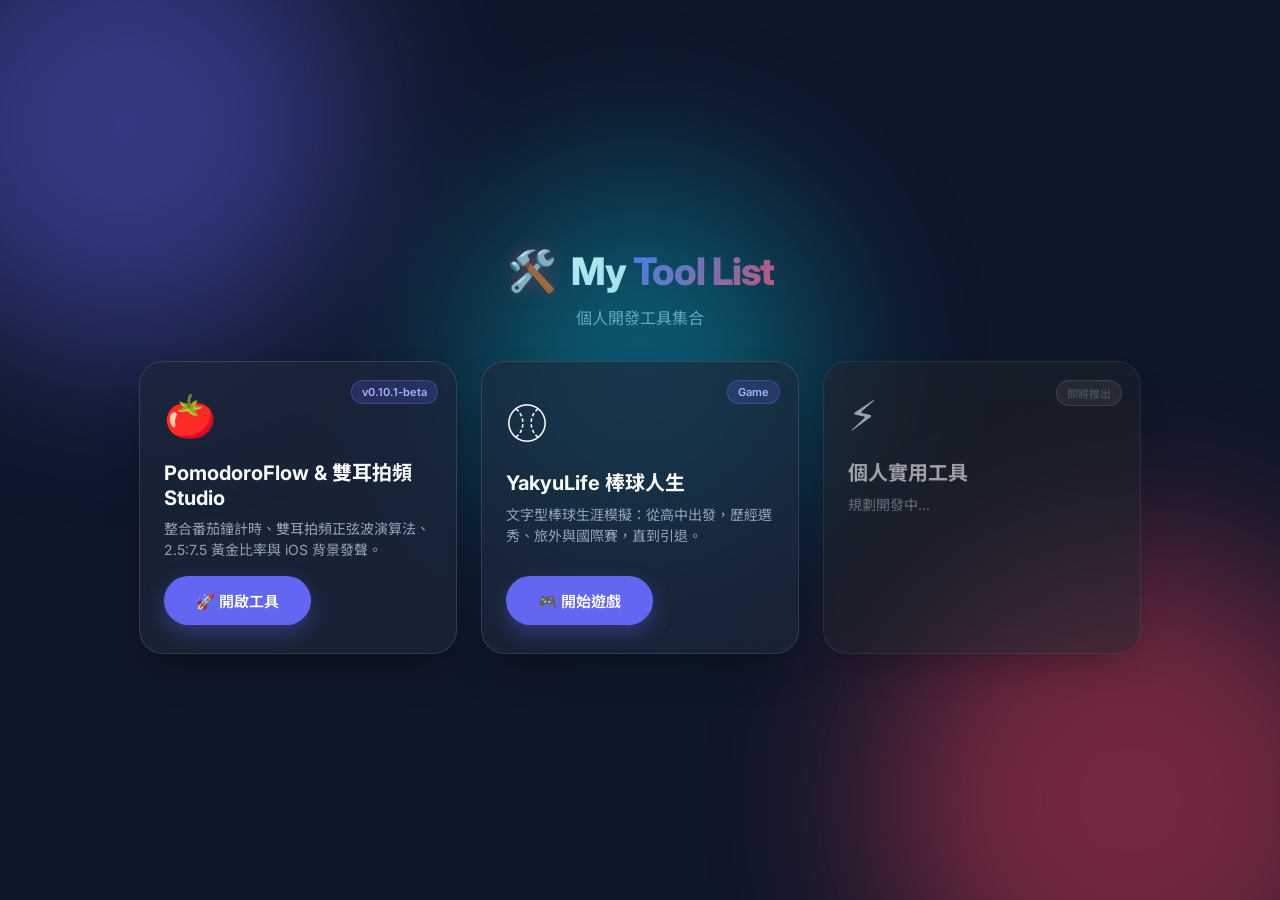
<file: index.html>
<!DOCTYPE html>
<html lang="zh-TW">
<head>
  <meta charset="UTF-8">
  <meta name="viewport" content="width=device-width, initial-scale=1.0">
  <title>MyToolList Studio | 個人開發工具集合 (PomodoroFlow & 雙耳拍頻)</title>
  <meta name="description" content="個人開發者多功能 Web 工具箱，整合 PomodoroFlow 番茄鐘、雙耳拍頻 (Binaural Beats)、NREM 慢波深眠引導實驗室與未來實用工具">
  
  <!-- Google Fonts -->
  <link rel="preconnect" href="https://fonts.googleapis.com">
  <link rel="preconnect" href="https://fonts.gstatic.com" crossorigin>
  <link href="https://fonts.googleapis.com/css2?family=Inter:wght@300;400;500;600;700&family=Noto+Sans+TC:wght@300;400;500;700&display=swap" rel="stylesheet">
  
  <!-- Main CSS -->
  <link rel="stylesheet" href="styles.css">
</head>
<body data-theme="dark-glass">
  <div class="app-background">
    <div class="glow-orb orb-1"></div>
    <div class="glow-orb orb-2"></div>
    <div class="glow-orb orb-3"></div>
  </div>

  <!-- 主介面 1：My Tool List (工具選單列表) -->
  <div id="toolListView" class="tool-list-container">
    <header class="tool-list-header">
      <div class="tool-list-brand">
        <span class="brand-icon">🛠️</span>
        <h1 class="tool-list-title">My <span class="gradient-text">Tool List</span></h1>
      </div>
      <p class="tool-list-subtitle">個人開發工具集合</p>
    </header>

    <div class="tool-grid">
      <!-- Tool Item 1: Pomodoro & Binaural Beats App -->
      <div id="openPomodoroToolCard" class="tool-card active-tool-card" title="點擊進入番茄鐘與雙耳拍頻工具">
        <div class="tool-card-badge" data-app-version>v0.10.1-beta</div>
        <div class="tool-card-icon">🍅</div>
        <div class="tool-card-info">
          <h3>PomodoroFlow & 雙耳拍頻 Studio</h3>
          <p>整合番茄鐘計時、雙耳拍頻正弦波演算法、2.5:7.5 黃金比率與 iOS 背景發聲。</p>
        </div>
        <button class="btn btn-primary btn-enter-tool">🚀 開啟工具</button>
      </div>

      <!-- Tool Item 2: YakyuLife 棒球人生模擬遊戲 (git submodule) -->
      <div id="openGameToolCard" class="tool-card active-tool-card" title="點擊進入棒球人生模擬遊戲">
        <div class="tool-card-badge">Game</div>
        <div class="tool-card-icon">⚾</div>
        <div class="tool-card-info">
          <h3>YakyuLife 棒球人生</h3>
          <p>文字型棒球生涯模擬：從高中出發，歷經選秀、旅外與國際賽，直到引退。</p>
        </div>
        <button class="btn btn-primary btn-enter-tool">🎮 開始遊戲</button>
      </div>

      <!-- Tool Item 3: Future Tool Placeholder -->
      <div class="tool-card disabled-tool-card">
        <div class="tool-card-badge coming-soon-badge">即將推出</div>
        <div class="tool-card-icon">⚡</div>
        <div class="tool-card-info">
          <h3>個人實用工具</h3>
          <p>規劃開發中...</p>
        </div>
      </div>
    </div>
  </div>

  <!-- 主介面 2：PomodoroFlow 番茄鐘與雙耳拍頻工具 -->
  <div id="pomodoroAppView" class="hidden">
    <div class="app-container">
      <!-- 頂部導覽列 Header -->
      <header class="app-header">
        <div class="brand">
          <button id="backToToolListBtn" class="btn btn-secondary btn-small btn-back-tools" title="返回 My Tool List 主介面 (背景繼續執行)">
            ⬅️ 返回工具列表
          </button>
          <span class="brand-icon">🍅</span>
          <h1 class="brand-title">Pomodoro<span class="gradient-text">Flow</span></h1>
          <!-- 開發測試版本號標籤 -->
          <button id="versionBadgeBtn" class="version-badge" title="點擊查看當前測試版本資訊與進版規範">
            <span class="beta-pulse"></span> <span data-app-version>v0.10.1-beta</span>
          </button>
        </div>
      
      <div class="header-actions">
        <!-- 連勝數顯示 -->
        <div class="streak-badge" title="連續專注天數">
          <span class="fire-icon">🔥</span>
          <span id="streakCount">0</span> 天
        </div>

        <!-- 主題切換選擇器 -->
        <div class="theme-selector-wrapper">
          <select id="themeSelect" class="icon-select" title="切換視覺主題">
            <option value="dark-glass">🌌 深邃夜空 (Dark)</option>
            <option value="emerald-forest">🌲 森林靜謐 (Emerald)</option>
            <option value="sunset-glow">🌅 日落橙光 (Sunset)</option>
            <option value="cyberpunk-neon">⚡ 賽博朋克 (Cyberpunk)</option>
          </select>
        </div>

        <!-- 禪模式按鈕 -->
        <button id="zenBtn" class="btn btn-icon" title="全螢幕禪模式 (Zen Mode)">
          <svg width="20" height="20" viewBox="0 0 24 24" fill="none" stroke="currentColor" stroke-width="2">
            <path d="M8 3H5a2 2 0 0 0-2 2v3m18 0V5a2 2 0 0 0-2-2h-3m0 18h3a2 2 0 0 0 2-2v-3M3 16v3a2 2 0 0 0 2 2h3"></path>
          </svg>
        </button>

        <!-- 統計數據按鈕 -->
        <button id="analyticsBtn" class="btn btn-icon" title="專注數據與圖表">
          <svg width="20" height="20" viewBox="0 0 24 24" fill="none" stroke="currentColor" stroke-width="2">
            <line x1="18" y1="20" x2="18" y2="10"></line>
            <line x1="12" y1="20" x2="12" y2="4"></line>
            <line x1="6" y1="20" x2="6" y2="14"></line>
          </svg>
        </button>

        <!-- 設定按鈕 -->
        <button id="settingsBtn" class="btn btn-icon" title="設定">
          <svg width="20" height="20" viewBox="0 0 24 24" fill="none" stroke="currentColor" stroke-width="2">
            <circle cx="12" cy="12" r="3"></circle>
            <path d="M19.4 15a1.65 1.65 0 0 0 .33 1.82l.06.06a2 2 0 0 1 0 2.83 2 2 0 0 1-2.83 0l-.06-.06a1.65 1.65 0 0 0-1.82-.33 1.65 1.65 0 0 0-1 1.51V21a2 2 0 0 1-2 2 2 2 0 0 1-2-2v-.09A1.65 1.65 0 0 0 9 19.4a1.65 1.65 0 0 0-1.82.33l-.06.06a2 2 0 0 1-2.83 0 2 2 0 0 1 0-2.83l.06-.06a1.65 1.65 0 0 0 .33-1.82 1.65 1.65 0 0 0-1.51-1H3a2 2 0 0 1-2-2 2 2 0 0 1 2-2h.09A1.65 1.65 0 0 0 4.6 9a1.65 1.65 0 0 0-.33-1.82l-.06-.06a2 2 0 0 1 0-2.83 2 2 0 0 1 2.83 0l.06.06a1.65 1.65 0 0 0 1.82.33H9a1.65 1.65 0 0 0 1-1.51V3a2 2 0 0 1 2-2 2 2 0 0 1 2 2v.09a1.65 1.65 0 0 0 1 1.51 1.65 1.65 0 0 0 1.82-.33l.06-.06a2 2 0 0 1 2.83 0 2 2 0 0 1 0 2.83l-.06.06a1.65 1.65 0 0 0-.33 1.82V9a1.65 1.65 0 0 0 1.51 1H21a2 2 0 0 1 2 2 2 2 0 0 1-2 2h-.09a1.65 1.65 0 0 0-1.51 1z"></path>
          </svg>
        </button>
      </div>
    </header>

    <!-- 主要內容區 Main Section -->
    <main class="main-content">
      <!-- 左側/上方：番茄鐘核心區 -->
      <section class="timer-section card">
        <!-- 模式切換頁籤 Mode Tabs -->
        <nav class="mode-tabs">
          <button class="mode-tab active" data-mode="work">🎯 專注工作</button>
          <button class="mode-tab" data-mode="shortBreak">☕ 短暫休息</button>
          <button class="mode-tab" data-mode="longBreak">🌴 長時間休息</button>
        </nav>

        <!-- 動態 SVG 圓環倒數計時器 -->
        <div class="timer-display-wrapper">
          <svg class="timer-ring-svg" viewBox="0 0 300 300">
            <circle class="ring-bg" cx="150" cy="150" r="135" />
            <circle id="timerProgressRing" class="ring-progress" cx="150" cy="150" r="135" />
          </svg>
          
          <div class="timer-inner">
            <div id="timeText" class="time-text">25:00</div>
            <div id="activeTaskLabel" class="active-task-label">選擇或新增任務以開始專注</div>
            <div id="cycleIndicator" class="cycle-indicator">第 1 / 4 個番茄循環</div>
          </div>
        </div>

        <!-- 計時器控制按鈕群 -->
        <div class="timer-controls">
          <button id="resetTimerBtn" class="btn btn-secondary btn-icon-text" title="重置計時">
            <svg width="18" height="18" viewBox="0 0 24 24" fill="none" stroke="currentColor" stroke-width="2">
              <path d="M3 12a9 9 0 1 0 9-9 9.75 9.75 0 0 0-6.74 2.74L3 8"></path>
              <path d="M3 3v5h5"></path>
            </svg>
            重置
          </button>

          <button id="startPauseBtn" class="btn btn-primary btn-large">
            <svg id="playPauseIcon" width="22" height="22" viewBox="0 0 24 24" fill="currentColor">
              <polygon points="5 3 19 12 5 21 5 3"></polygon>
            </svg>
            <span id="startPauseText">開始專注</span>
          </button>

          <button id="skipTimerBtn" class="btn btn-secondary btn-icon-text" title="跳過當前階段">
            <svg width="18" height="18" viewBox="0 0 24 24" fill="none" stroke="currentColor" stroke-width="2">
              <polygon points="5 4 15 12 5 20 5 4"></polygon>
              <line x1="19" y1="5" x2="19" y2="19"></line>
            </svg>
            跳過
          </button>
        </div>
      </section>

      <!-- 右側/下方：工作區（任務清單 / 音效工作室 分頁切換） -->
      <section class="workspace-section card">
        <nav class="workspace-tabs" id="workspaceTabs">
          <button type="button" class="workspace-tab active" data-workspace="tasks">📋 任務清單</button>
          <button type="button" class="workspace-tab" data-workspace="audio">
            🎧 音效工作室
            <span id="workspaceAudioDot" class="workspace-tab-dot hidden" title="音訊發聲中"></span>
          </button>
        </nav>

        <!-- 工作區面板：音效工作室 -->
        <div class="workspace-panel hidden" data-workspace-panel="audio">

        <!-- 離線 Web Audio 白噪音與雙耳拍頻控制器 -->
        <div class="ambient-sound-section">
          <div class="ambient-header">
            <span class="ambient-title">🎧 離線環境音 & 雙耳拍頻 (Binaural Beats)</span>
            <span id="currentAmbientLabel" class="ambient-status">已關閉</span>
          </div>

          <!-- 音效工作室分頁導覽 -->
          <div class="audio-subtab-nav" id="audioSubtabNav">
            <button type="button" class="audio-subtab-btn active" data-audiotab="ambient">🔊 環境音</button>
            <button type="button" class="audio-subtab-btn" data-audiotab="binaural">🧠 雙耳拍頻</button>
            <button type="button" class="audio-subtab-btn" data-audiotab="sleep">🌙 NREM 助眠</button>
            <button type="button" class="audio-subtab-btn" data-audiotab="timer">⏳ 定時關閉</button>
          </div>

          <!-- 分頁面板：環境音 -->
          <div class="audio-subpanel" data-audiotab-panel="ambient">

          <!-- 白噪音切換 -->
          <div class="ambient-controls">
            <button class="ambient-btn active" data-sound="none">🔇 無環境音</button>
            <button class="ambient-btn" data-sound="rain">🌧️ 靜謐雨聲</button>
            <button class="ambient-btn" data-sound="forestRain" title="深層棕色噪音與森林降雨 (重現 YT p5BwXeU0Z1c 聲學品質)">🌲 森林雨與深棕音</button>
            <button class="ambient-btn" data-sound="focus">🧠 粉紅專注波</button>
            <button class="ambient-btn" data-sound="waves">🌊 澎湃海浪</button>
          </div>
          <div class="ambient-volume-slider">
            <span class="slider-icon">🔊 音量</span>
            <input type="range" id="ambientVolume" min="0" max="100" value="40" title="環境音音量">
          </div>

          <!-- YouTube 客製音軌載入面板 -->
          <div id="ytTrackBox" class="yt-track-box">
            <div class="yt-header">
              <span class="yt-title">📺 YouTube 客製音軌/遮罩背景音</span>
              <span id="ytStatusBadge" class="yt-badge">預設：DEEP BROWN NOISE & FOREST RAIN</span>
            </div>
            <div class="yt-input-group">
              <input type="text" id="ytUrlInput" class="yt-url-input" value="https://youtu.be/p5BwXeU0Z1c" placeholder="貼上 YouTube 網址 (如 https://youtu.be/p5BwXeU0Z1c)">
              <button id="loadYtBtn" class="btn btn-secondary btn-small">🔗 載入 YT 音軌</button>
              <button id="stopYtBtn" class="btn btn-secondary btn-small hidden" style="background: rgba(244, 63, 94, 0.2); border: 1px solid rgba(244, 63, 94, 0.4); color: #f43f5e;">⏹️ 停止音軌</button>
              <button id="toggleYtPlayerBtn" class="btn btn-secondary btn-small hidden">📺 展開/收合影片</button>
            </div>
            <div id="ytPlayerContainer" class="yt-player-container hidden">
              <div id="ytIframeWrapper" class="yt-iframe-wrapper"></div>
            </div>
          </div>
          </div>
          <!-- /分頁面板：環境音 -->

          <!-- 分頁面板：雙耳拍頻 -->
          <div class="audio-subpanel hidden" data-audiotab-panel="binaural">

          <!-- 專業雙耳拍頻腦波產生器 (Binaural Beats Studio) -->
          <div class="binaural-beats-studio">
            <div class="binaural-header">
              <div class="binaural-title-group">
                <span class="binaural-title">🧠 雙耳拍頻 (Binaural Beats) 音訊發聲引擎</span>
                <span class="headphone-tag">🎧 必須配戴雙聲道耳機</span>
              </div>
              <label class="switch-toggle" title="開啟/關閉雙耳拍頻">
                <input type="checkbox" id="binauralToggle">
                <span class="switch-slider"></span>
              </label>
            </div>

            <!-- 1. 5 大情境封裝模式卡片 (預設高亮 Alpha 10Hz 專注) -->
            <div class="binaural-modes-grid">
              <button class="binaural-card active" data-wave="alpha">
                <div class="card-icon">🧠</div>
                <div class="card-info">
                  <div class="card-title">Alpha (α) 平靜專注</div>
                  <div class="card-hz">拍頻 10 Hz · 基頻 200 Hz (心流黃金區)</div>
                </div>
              </button>

              <button class="binaural-card" data-wave="beta">
                <div class="card-icon">⚡</div>
                <div class="card-info">
                  <div class="card-title">Beta (β) 高效思考</div>
                  <div class="card-hz">拍頻 20 Hz · 基頻 400 Hz (明亮提神)</div>
                </div>
              </button>

              <button class="binaural-card" data-wave="gamma">
                <div class="card-icon">🚀</div>
                <div class="card-info">
                  <div class="card-title">Gamma (γ) 極限記憶</div>
                  <div class="card-hz">拍頻 40 Hz · 基頻 400 Hz (敏捷衝刺)</div>
                </div>
              </button>

              <button class="binaural-card" data-wave="theta">
                <div class="card-icon">🎨</div>
                <div class="card-info">
                  <div class="card-title">Theta (θ) 靈感冥想</div>
                  <div class="card-hz">拍頻 6 Hz · 基頻 150 Hz (冥想和緩)</div>
                </div>
              </button>

              <button class="binaural-card" data-wave="delta">
                <div class="card-icon">🧘</div>
                <div class="card-info">
                  <div class="card-title">Delta (δ) 睡眠修復</div>
                  <div class="card-hz">拍頻 2 Hz · 基頻 120 Hz (低沉安撫)</div>
                </div>
              </button>
            </div>

            <!-- 常用控制：拍頻音量與遮罩音量（成對，邊聽邊調） -->
            <div class="binaural-controls-row">
              <div class="binaural-volume-box">
                <span class="vol-label">🔊 拍頻音量: <span id="binauralVolVal">25</span>%</span>
                <input type="range" id="binauralVolSlider" min="0" max="100" value="25" title="雙耳拍頻主音量">
              </div>

              <div class="mask-level-box">
                <span class="vol-label">🌫️ 遮罩音量: <span id="maskLevelVal">50</span>%</span>
                <input type="range" id="maskLevelSlider" min="0" max="100" value="50" title="只調整背景遮罩音，不影響拍頻音量">
              </div>
            </div>

            <!-- 進階設定：基頻載波、防聽覺疲勞遮罩、聲學數據面板（預設收合） -->
            <button type="button" id="binauralAdvancedToggle" class="audio-advanced-toggle" aria-expanded="false">
              <span class="adv-toggle-arrow">▸</span> 進階設定：基頻載波、遮罩模式 A/B、聲學數據面板
            </button>
            <div id="binauralAdvancedPanel" class="binaural-advanced-panel hidden">
              <div class="carrier-freq-box">
                <span class="carrier-label">🎼 基頻載波:</span>
                <select id="carrierFreqSelect" class="carrier-select" title="基頻決定音高聽感與大腦腦幹相位鎖定解碼效率（硬性限制於 100Hz - 400Hz 黃金感應區間）">
                  <option value="120">🌙 120 Hz (低沉安撫 - Delta/助眠)</option>
                  <option value="150">🧘 150 Hz (和緩冥想 - Theta/靈感)</option>
                  <option value="200" selected>🧠 200 Hz (黃金專注 - Alpha/預設)</option>
                  <option value="300">🎻 300 Hz (大提琴中音 - 流暢思緒)</option>
                  <option value="400">⚡ 400 Hz (明亮提神 - Beta/Gamma)</option>
                </select>
              </div>

              <label class="checkbox-label comfort-masking-label" title="開啟柔和自然粉紅噪音，避免單純正弦波造成聽覺疲勞">
                <input type="checkbox" id="comfortMaskingToggle" checked>
                <span>🌿 防聽覺疲勞柔和遮罩 (Pink Noise)</span>
              </label>

              <!-- 遮罩聲學模式 A/B 切換 -->
              <div class="mask-mode-box">
                <span class="mask-mode-label">🎚️ 遮罩模式:</span>
                <select id="maskModeSelect" class="carrier-select" title="A = 原始寬頻墊底音，拍頻最清晰；B = 左右耳獨立不相關噪音，聲場較寬、正弦波稜角較柔（拍頻仍清楚）">
                  <option value="ambient">A · 氛圍墊底（拍頻最清晰）</option>
                  <option value="blend">B · 去相關包圍（聲場較寬）</option>
                </select>
              </div>

              <!-- 實時物理聲學數據面板 (3-Column Metrics Dashboard) -->
              <div class="binaural-sensory-panel">
                <div class="sensory-grid">
                  <div class="sensory-card">
                    <span class="sensory-card-title">🎛️ 物理聲學運算</span>
                    <span id="binauralMathText" class="sensory-card-val">載波 200Hz | 左耳 195.0Hz / 右耳 205.0Hz (Δf = 10Hz)</span>
                  </div>
                  <div class="sensory-card">
                    <span class="sensory-card-title">🌊 聽感與腦幹相位</span>
                    <span id="binauralPerceivedText" class="sensory-card-val">感知音高 200Hz（10Hz 脈動 Tremolo + 相位鎖定）</span>
                  </div>
                  <div class="sensory-card">
                    <span class="sensory-card-title">⚖️ 防耳疲勞黃金比</span>
                    <span id="binauralRatioText" class="sensory-card-val">純拍頻 25% : 粉紅遮罩音 75%</span>
                  </div>
                </div>
              </div>
            </div>
          </div>
          </div>
          <!-- /分頁面板：雙耳拍頻 -->

          <!-- 分頁面板：NREM 助眠 -->
          <div class="audio-subpanel hidden" data-audiotab-panel="sleep">

          <!-- 🌙 NREM 深層慢波助眠獨立實驗室 (獨立下方專屬區域) -->
          <div id="deepSleepStudioBlock" class="deep-sleep-studio-card">
            <div class="ds-studio-header">
              <div class="ds-title-group">
                <span class="ds-icon">🌙</span>
                <div>
                  <h3 class="ds-main-title">NREM 深層慢波助眠實驗室</h3>
                  <p class="ds-subtitle">20分鐘漸進式動態降頻 (8Hz➔5Hz➔2Hz) | 120Hz低載波 | 80% 棕色深海雷雨音</p>
                </div>
              </div>
              <span id="dsStatusBadge" class="ds-status-badge">未開始</span>
            </div>

            <!-- 獨立控制與時長選擇列 -->
            <div class="ds-controls-bar">
              <div class="ds-duration-selector">
                <span class="ds-label">助眠定時：</span>
                <button class="ds-duration-chip" data-mins="0.25">⚡ 15秒測試</button>
                <button class="ds-duration-chip" data-mins="1">🧪 1分測試</button>
                <button class="ds-duration-chip active" data-mins="30">30分</button>
                <button class="ds-duration-chip" data-mins="45">45分</button>
                <button class="ds-duration-chip" data-mins="60">60分</button>
              </div>

              <!-- 助眠遮罩背景音選擇 (棕色深海雷雨 / 靜謐森林雨 / YouTube客製音軌 / 關閉遮罩純拍頻) -->
              <div class="ds-mask-selector-row">
                <span class="ds-label">🎧 助眠遮罩音：</span>
                <button class="ds-mask-chip active" data-mask="brown" title="棕色深海雷雨音 (80% 深度遮罩)">🌊 棕色深海雷雨</button>
                <button class="ds-mask-chip" data-mask="forestRain" title="靜謐森林雨聲 (YT p5BwXeU0Z1c 雙層重現)">🌲 靜謐森林雨</button>
                <button class="ds-mask-chip" data-mask="youtube" title="搭配上方 YouTube 客製音軌/影片">📺 YouTube 音軌</button>
                <button class="ds-mask-chip" data-mask="none" title="關閉背景遮罩音 (僅聽純雙耳拍頻)">🚫 關閉遮罩 (純拍頻)</button>
              </div>

              <!-- 助眠專屬音量（與雙耳拍頻分頁各自獨立，可播放中即時調整） -->
              <div class="ds-volume-row">
                <div class="ds-volume-box">
                  <span class="ds-vol-label">🧠 拍頻音量: <span id="dsVolumeVal">25</span>%</span>
                  <input type="range" id="dsVolumeSlider" min="0" max="100" value="25" title="助眠拍頻音量（獨立於雙耳拍頻分頁）">
                </div>
                <div class="ds-volume-box">
                  <span class="ds-vol-label">🌫️ 遮罩音量: <span id="dsMaskLevelVal">50</span>%</span>
                  <input type="range" id="dsMaskLevelSlider" min="0" max="100" value="50" title="助眠背景遮罩音量，不影響拍頻">
                </div>
              </div>

              <div class="ds-action-buttons">
                <button id="dsStartPauseBtn" class="btn btn-primary ds-start-btn">▶️ 開始深層助眠引導</button>
                <button id="dsResetBtn" class="btn btn-secondary ds-reset-btn" title="中斷並重置助眠引導">🛑 中斷重置</button>
              </div>
            </div>

            <!-- 執行中動態資訊與獨立計時面板 (預設隱藏) -->
            <div id="dsRunInfoPanel" class="ds-run-info-panel hidden">
              <!-- 時間數據指標 (已過時間 / 剩餘時間 / 即時腦波) -->
              <div class="ds-timer-metrics">
                <div class="ds-metric-box">
                  <span class="m-label">⏱️ 已引導時間</span>
                  <span id="dsElapsedTimeText" class="m-value">00:00</span>
                </div>
                <div class="ds-metric-box">
                  <span class="m-label">⏳ 剩餘總時間</span>
                  <span id="dsRemainingTimeText" class="m-value">30:00</span>
                </div>
                <div class="ds-metric-box">
                  <span class="m-label">📉 當前腦波拍頻</span>
                  <span id="dsLiveHzText" class="m-value highlight">8.0 Hz</span>
                </div>
              </div>

              <!-- 階段降頻進度圓環與階段亮燈 -->
              <div class="ds-curve-bar-container">
                <div id="dsPhaseProgressLine" class="ds-phase-progress-line" style="width: 0%;"></div>
                <div class="ds-curve-steps">
                  <span id="dsStepAlpha" class="ds-step active">0-5m 8Hz (Alpha放鬆)</span>
                  <span id="dsStepTheta" class="ds-step">5-12m 5Hz (Theta昏眠)</span>
                  <span id="dsStepDelta" class="ds-step">12-20m 2Hz (Delta深眠)</span>
                  <span id="dsStepSustain" class="ds-step">>20m 鎖定+3m淡出</span>
                </div>
              </div>

              <div class="ds-acoustic-note">
                🔊 120Hz 低音基頻 (活化副交感神經) | 🌊 棕色深海雷雨音 (80% 遮罩) | ⌛ 最後 3 分鐘指數級淡出關閉
              </div>
            </div>
          </div>
          </div>
          <!-- /分頁面板：NREM 助眠 -->

          <!-- 分頁面板：定時關閉 -->
          <div class="audio-subpanel hidden" data-audiotab-panel="timer">

          <!-- 音效定時關閉倒數計時器 (精確到秒) -->
          <div class="sound-sleep-timer-studio">
            <div class="sleep-timer-header">
              <span class="sleep-timer-title">⏳ 音效定時自動關閉 (睡眠/冥想定時)</span>
              <span id="sleepTimerStatusBadge" class="sleep-timer-badge">未設定</span>
            </div>

            <!-- 時間設定區 (精確到分與秒) -->
            <div class="sleep-timer-inputs">
              <div class="time-input-group">
                <input type="number" id="sleepTimerMin" min="0" max="180" value="15" placeholder="分" title="分鐘">
                <span class="unit-label">分</span>
              </div>
              <div class="time-input-group">
                <input type="number" id="sleepTimerSec" min="0" max="59" value="0" placeholder="秒" title="秒數">
                <span class="unit-label">秒</span>
              </div>

              <!-- 快速預設鍵 -->
              <div class="sleep-preset-chips">
                <button class="preset-chip" data-min="5" data-sec="0">5分</button>
                <button class="preset-chip" data-min="15" data-sec="0">15分</button>
                <button class="preset-chip" data-min="30" data-sec="0">30分</button>
                <button class="preset-chip" data-min="60" data-sec="0">60分</button>
              </div>
            </div>

            <!-- 控制按鈕與即時倒數顯示 -->
            <div class="sleep-timer-actions">
              <button id="startSleepTimerBtn" class="btn btn-secondary btn-small">▶️ 開始定時倒數</button>
              <button id="cancelSleepTimerBtn" class="btn btn-secondary btn-small hidden">🛑 取消定時</button>
              <div id="sleepTimerCountdownText" class="sleep-countdown-text hidden">倒數剩餘：15:00</div>
            </div>
          </div>
          </div>
          <!-- /分頁面板：定時關閉 -->
        </div>
        </div>
        <!-- /工作區面板：音效工作室 -->

        <!-- 工作區面板：任務清單 -->
        <div class="workspace-panel" data-workspace-panel="tasks">
        <div class="section-header">
          <h2>📋 專注任務清單</h2>
          <button id="addTaskBtn" class="btn btn-small btn-primary">
            <span>+</span> 新增任務
          </button>
        </div>

        <!-- 標籤篩選列 -->
        <div class="task-filters">
          <button class="filter-chip active" data-filter="all">全部</button>
          <button class="filter-chip" data-filter="work">💻 工作</button>
          <button class="filter-chip" data-filter="study">📚 學習</button>
          <button class="filter-chip" data-filter="design">🎨 設計</button>
          <button class="filter-chip" data-filter="health">🏃 健康/生活</button>
        </div>

        <!-- 任務列表容器 -->
        <div id="taskList" class="task-list">
          <!-- 任務項目將由 JavaScript 動態渲染 -->
        </div>

        <!-- 每日目標進度 -->
        <div class="daily-goal-card">
          <div class="goal-info">
            <span>🎯 今日番茄目標達成率</span>
            <span id="dailyGoalText">0 / 8 🍅</span>
          </div>
          <div class="progress-bar-bg">
            <div id="dailyGoalProgressBar" class="progress-bar-fill" style="width: 0%;"></div>
          </div>
        </div>
        </div>
        <!-- /工作區面板：任務清單 -->
      </section>
    </main>

    <!-- 新增 / 編輯任務 彈窗 Modal -->
    <div id="taskModal" class="modal-backdrop hidden">
      <div class="modal-card">
        <div class="modal-header">
          <h3 id="taskModalTitle">新增專注任務</h3>
          <button id="closeTaskModalBtn" class="btn-close">&times;</button>
        </div>
        <form id="taskForm" class="modal-body">
          <input type="hidden" id="taskIdInput">
          
          <div class="form-group">
            <label for="taskTitleInput">任務名稱 *</label>
            <input type="text" id="taskTitleInput" placeholder="要做些什麼？例如：撰寫專案報告..." required autofocus>
          </div>

          <div class="form-row">
            <div class="form-group">
              <label for="taskEstInput">預估番茄數 🍅</label>
              <input type="number" id="taskEstInput" min="1" max="20" value="2" required>
            </div>

            <div class="form-group">
              <label for="taskCategorySelect">專案標籤</label>
              <select id="taskCategorySelect">
                <option value="work">💻 工作</option>
                <option value="study">📚 學習</option>
                <option value="design">🎨 設計</option>
                <option value="health">🏃 健康/生活</option>
              </select>
            </div>
          </div>

          <div class="form-group">
            <label for="taskPrioritySelect">優先級</label>
            <select id="taskPrioritySelect">
              <option value="high">🔴 高優先</option>
              <option value="medium" selected>🟡 中優先</option>
              <option value="low">🟢 低優先</option>
            </select>
          </div>

          <div class="modal-footer">
            <button type="button" id="cancelTaskModalBtn" class="btn btn-secondary">取消</button>
            <button type="submit" class="btn btn-primary">儲存任務</button>
          </div>
        </form>
      </div>
    </div>

    <!-- 統計圖表 彈窗 Modal -->
    <div id="analyticsModal" class="modal-backdrop hidden">
      <div class="modal-card modal-large">
        <div class="modal-header">
          <h3>📊 專注數據統計與分析</h3>
          <button id="closeAnalyticsModalBtn" class="btn-close">&times;</button>
        </div>
        <div class="modal-body analytics-grid">
          <!-- 數據概要卡片 -->
          <div class="stat-summary-cards">
            <div class="stat-card">
              <div class="stat-value" id="statTodayTime">0 <span>分鐘</span></div>
              <div class="stat-label">今日累積專注</div>
            </div>
            <div class="stat-card">
              <div class="stat-value" id="statTodayCount">0 <span>個</span></div>
              <div class="stat-label">今日完成番茄</div>
            </div>
            <div class="stat-card">
              <div class="stat-value" id="statTotalCount">0 <span>個</span></div>
              <div class="stat-label">歷史總完成番茄</div>
            </div>
          </div>

          <!-- 圖表區 -->
          <div class="chart-container">
            <h4>📅 過去 7 天專注時數趨勢 (分鐘)</h4>
            <div class="chart-wrapper">
              <canvas id="trendChartCanvas" width="500" height="200"></canvas>
            </div>
          </div>

          <div class="chart-container">
            <h4>🏷️ 專案標籤專注時間佔比</h4>
            <div class="chart-wrapper">
              <canvas id="categoryChartCanvas" width="500" height="200"></canvas>
            </div>
          </div>
        </div>
      </div>
    </div>

    <!-- 設定 彈窗 Modal -->
    <div id="settingsModal" class="modal-backdrop hidden">
      <div class="modal-card">
        <div class="modal-header">
          <h3>⚙️ 系統設定</h3>
          <button id="closeSettingsModalBtn" class="btn-close">&times;</button>
        </div>
        <div class="modal-body form-grid">
          <h4>⏱️ 時間設定 (分鐘)</h4>
          <div class="form-row">
            <div class="form-group">
              <label for="settingWorkTime">專注工作</label>
              <input type="number" id="settingWorkTime" min="1" max="120" value="25">
            </div>
            <div class="form-group">
              <label for="settingShortBreak">短暫休息</label>
              <input type="number" id="settingShortBreak" min="1" max="60" value="5">
            </div>
            <div class="form-group">
              <label for="settingLongBreak">長時間休息</label>
              <input type="number" id="settingLongBreak" min="1" max="60" value="15">
            </div>
          </div>

          <div class="form-group">
            <label for="settingDailyGoal">每日目標番茄數 🍅</label>
            <input type="number" id="settingDailyGoal" min="1" max="50" value="8">
          </div>

          <hr class="divider">

          <h4>🔔 提醒與自動化</h4>
          <div class="form-checkbox-group">
            <label class="checkbox-label">
              <input type="checkbox" id="settingAutoStartBreaks">
              自動開始休息
            </label>
            <label class="checkbox-label">
              <input type="checkbox" id="settingAutoStartWork">
              自動開始下一次專注
            </label>
          </div>

          <div class="form-group">
            <label for="settingSoundSelect">提醒音效</label>
            <select id="settingSoundSelect">
              <option value="zen">🧘 禪音磬聲 (Zen Gong)</option>
              <option value="marimba">🪵 軟木琴 (Marimba)</option>
              <option value="digital">🤖 電子嗶聲 (Beep)</option>
              <option value="chime">🔔 溫柔提醒 (Chime)</option>
            </select>
          </div>

          <div class="form-group">
            <button id="testSoundBtn" class="btn btn-secondary btn-small">🔊 測試音效</button>
            <button id="requestNotificationBtn" class="btn btn-secondary btn-small">🔔 啟用桌面系統通知</button>
          </div>

          <hr class="divider">

          <h4>💾 資料備份與還原</h4>
          <div class="form-row">
            <button id="exportDataBtn" class="btn btn-secondary">📥 匯出資料 (JSON)</button>
            <label class="btn btn-secondary file-upload-label">
              📤 匯入資料
              <input type="file" id="importDataInput" accept=".json" class="hidden-input">
            </label>
          </div>
        </div>
        <div class="modal-footer">
          <button id="saveSettingsBtn" class="btn btn-primary">儲存設定</button>
        </div>
      </div>
    </div>

    <!-- 版本號與進版規則 Modal -->
    <div id="versionModal" class="modal-backdrop hidden">
      <div class="modal-card">
        <div class="modal-header">
          <h3>🧪 專案版本資訊與進版規範</h3>
          <button id="closeVersionModalBtn" class="btn-close">&times;</button>
        </div>
        <div class="modal-body">
          <div class="version-status-card">
            <div class="v-tag">當前狀態：開發測試版 (Public Beta)</div>
            <div class="v-num" data-app-version>v0.10.1-beta</div>
            <div class="v-desc">本版本新增第二個工具模組「⚾ YakyuLife 棒球人生」，以 git submodule 引入可獨立更新，並採同源 iframe 內嵌 —— 進入遊戲時番茄鐘與音訊持續在背景執行、離開再回來不會重置遊戲進度。</div>
          </div>

          <hr class="divider">

          <h4>📌 未來 SemVer 語意化進版規範</h4>
          <div class="version-rules-list">
            <div class="rule-item">
              <span class="rule-badge major">MAJOR 主版本</span>
              <span class="rule-text"><strong>v1.0.0</strong>：當完成所有全平台測試、PWA 離線快取與 UI 大版本升級時正式發布。</span>
            </div>
            <div class="rule-item">
              <span class="rule-badge minor">MINOR 次版本</span>
              <span class="rule-text"><strong>v0.10.0</strong>（當前）：新增 YakyuLife 遊戲模組（git submodule + 同源 iframe）。</span>
            </div>
            <div class="rule-item">
              <span class="rule-badge patch">PATCH 修補號</span>
              <span class="rule-text"><strong>v0.10.1</strong>：後續 Bug 修復、CSS 響應式微調與音量參數校正。</span>
            </div>
            <div class="rule-item">
              <span class="rule-badge stage">STAGE 階段標籤</span>
              <span class="rule-text"><strong>-alpha / -beta / -rc</strong>：內部實驗版 / 公開測試版 / 準發布正式版。</span>
            </div>
          </div>
        </div>
        <div class="modal-footer">
          <button id="closeVersionModalFooterBtn" class="btn btn-primary">關閉</button>
        </div>
      </div>
    </div>

    <!-- 全螢幕禪模式 Overlayer -->
    <div id="zenOverlay" class="zen-overlay hidden">
      <button id="exitZenBtn" class="btn btn-icon btn-zen-exit" title="退出禪模式 (Esc)">
        &times; 退出禪模式
      </button>
      <div class="zen-content">
        <div id="zenTaskTitle" class="zen-task-title">專注中</div>
        <div id="zenTimeText" class="zen-time-text">25:00</div>
        <div class="zen-controls">
          <button id="zenStartPauseBtn" class="btn btn-primary btn-large">暫停</button>
        </div>
      </div>
    </div> <!-- Close #zenOverlay -->
  </div> <!-- Close .app-container -->
</div> <!-- Close #pomodoroAppView -->

  <!-- 主介面 3：YakyuLife 遊戲（同源 iframe，番茄鐘與音訊持續在背景執行） -->
  <div id="gameView" class="hidden">
    <div class="game-shell">
      <header class="game-header">
        <button id="backFromGameBtn" class="btn btn-secondary btn-small btn-back-tools" title="返回 My Tool List（遊戲進度由遊戲自身保存）">
          ⬅️ 返回工具列表
        </button>
        <span class="game-title">⚾ YakyuLife 棒球人生</span>
        <a id="gameOpenNewTabBtn" class="btn btn-secondary btn-small" href="games/yakyulife/index.html" target="_blank" rel="noopener" title="以獨立分頁全螢幕遊玩">↗️ 新分頁開啟</a>
      </header>
      <div class="game-frame-wrapper">
        <iframe id="gameFrame" class="game-frame" title="YakyuLife 棒球人生模擬遊戲" src="about:blank" loading="lazy"></iframe>
      </div>
      <p class="game-credit">
        本遊戲為 <a href="https://github.com/leoggcat/yakyulife" target="_blank" rel="noopener">leoggcat/yakyulife</a> 的分支版本
        （<a href="https://github.com/CYhsu012/yakyulife_Tomorin" target="_blank" rel="noopener">CYhsu012/yakyulife_Tomorin</a>），原作著作權歸原作者所有。
      </p>
    </div>
  </div>

  <!-- 背景執行迷你控制台 (工具列表頁右下角，計時與音效合併為單一面板) -->
  <div id="miniFloatingWidget" class="mini-dock hidden" role="region" aria-label="背景執行狀態">
    <button id="miniWidgetOpenBtn" class="mini-dock-open" title="返回番茄鐘與雙耳拍頻工具">
      <span class="mini-ring-wrapper">
        <svg class="mini-ring-svg" viewBox="0 0 36 36" aria-hidden="true">
          <path class="mini-ring-bg" d="M18 2.0845 a 15.9155 15.9155 0 0 1 0 31.831 a 15.9155 15.9155 0 0 1 0 -31.831" />
          <path id="miniRingProgress" class="mini-ring-progress" stroke-dasharray="0, 100" d="M18 2.0845 a 15.9155 15.9155 0 0 1 0 31.831 a 15.9155 15.9155 0 0 1 0 -31.831" />
        </svg>
        <span id="miniWidgetIcon" class="mini-ring-icon">🍅</span>
      </span>
      <span class="mini-dock-info">
        <span id="miniWidgetStatusText" class="mini-dock-status">🎯 專注 25:00</span>
        <span id="miniWidgetSubText" class="mini-dock-sub">背景持續執行中</span>
      </span>
    </button>

    <div class="mini-dock-actions">
      <button id="miniWidgetPlayPauseBtn" class="mini-dock-btn hidden" title="暫停" aria-label="暫停">⏸️</button>
      <button id="miniWidgetAudioBtn" class="mini-dock-btn hidden" title="關閉所有音效" aria-label="關閉所有音效">🔇</button>
    </div>
  </div>

  <!-- iOS Safari Background Audio Keeper (防止 iPhone 鎖定螢幕中斷背景音訊與計時器) -->
  <audio id="silentAudioLoop" loop playsinline webkit-playsinline preload="auto" src="[data-uri]"></audio>

  <!-- Main JavaScript App Logic -->
  <script src="app.js"></script>
</body>
</html>
</file>
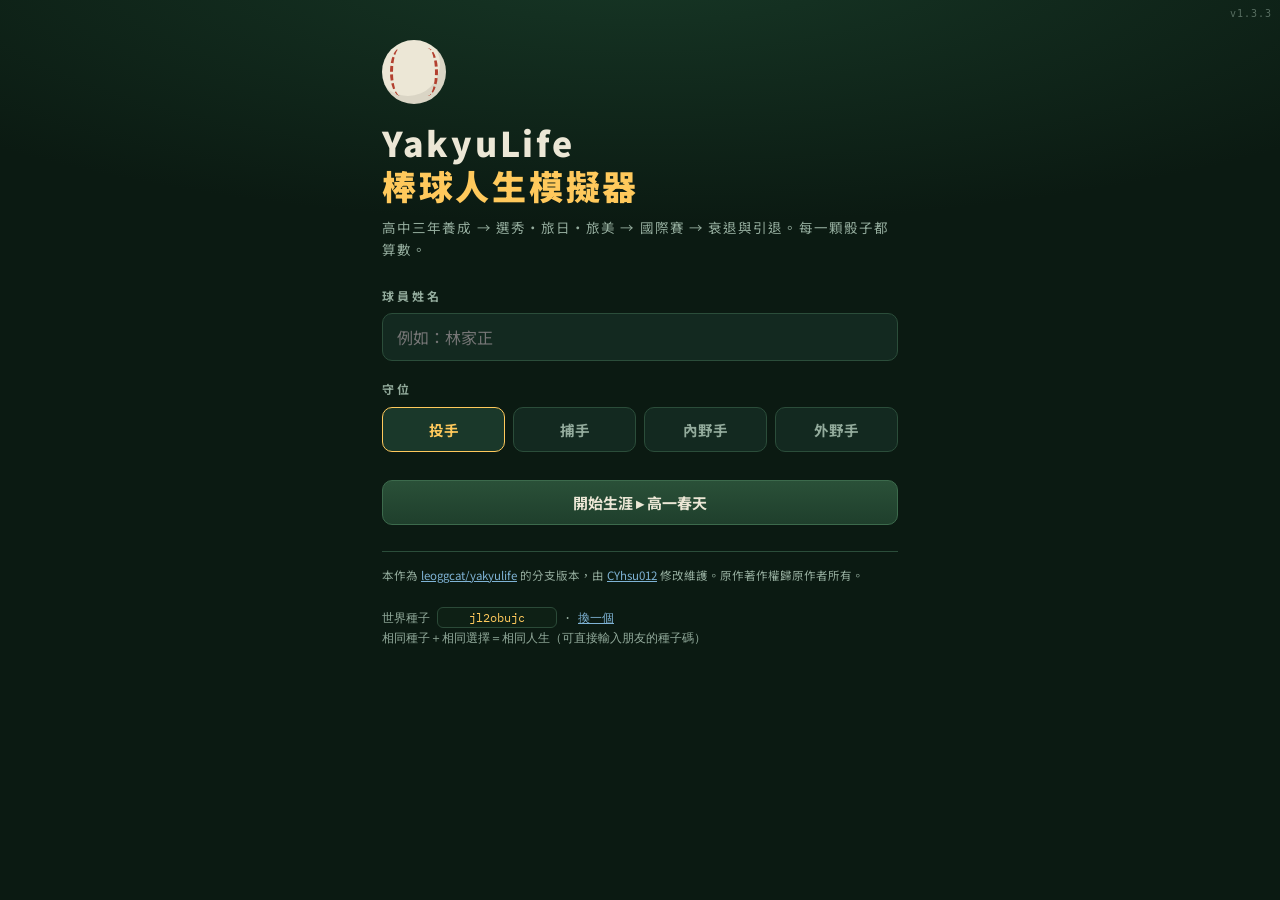
<file: games/yakyulife/index.html>
<!DOCTYPE html>
<html lang="zh-Hant">
<head>
<meta charset="UTF-8">
<meta name="viewport" content="width=device-width, initial-scale=1.0, maximum-scale=1.0, viewport-fit=cover">
<meta name="theme-color" content="#0b1a12">
<title>YakyuLife - 棒球人生模擬器</title>
<meta name="description" content="從高中三大賽到名人堂，一場種子化的台灣棒球員生涯模擬。選秀、旅外、國際賽、傷病、感情、引退——每一個決定都算數。">
<meta property="og:type" content="website">
<meta property="og:title" content="YakyuLife - 棒球人生模擬器">
<meta property="og:description" content="從高中三大賽到名人堂，一場種子化的台灣棒球員生涯模擬。選秀、旅外、國際賽、傷病、感情、引退——每一個決定都算數。">
<meta name="twitter:card" content="summary">
<meta name="twitter:title" content="YakyuLife - 棒球人生模擬器">
<meta name="twitter:description" content="從高中三大賽到名人堂，一場種子化的台灣棒球員生涯模擬。選秀、旅外、國際賽、傷病、感情、引退——每一個決定都算數。">
<link rel="icon" href="data:image/svg+xml,%3Csvg xmlns=%22http://www.w3.org/2000/svg%22 viewBox=%220 0 32 32%22%3E%3Ccircle cx=%2216%22 cy=%2216%22 r=%2214%22 fill=%22%23fff%22 stroke=%22%23d0d0d0%22/%3E%3Cpath d=%22M8 6 Q13 16 8 26 M24 6 Q19 16 24 26%22 stroke=%22%23c0392b%22 stroke-width=%221.5%22 fill=%22none%22/%3E%3C/svg%3E">
<link rel="apple-touch-icon" href="data:image/svg+xml,%3Csvg xmlns=%22http://www.w3.org/2000/svg%22 viewBox=%220 0 32 32%22%3E%3Ccircle cx=%2216%22 cy=%2216%22 r=%2214%22 fill=%22%23fff%22 stroke=%22%23d0d0d0%22/%3E%3Cpath d=%22M8 6 Q13 16 8 26 M24 6 Q19 16 24 26%22 stroke=%22%23c0392b%22 stroke-width=%221.5%22 fill=%22none%22/%3E%3C/svg%3E">

<link rel="preconnect" href="https://fonts.googleapis.com">
<link href="https://fonts.googleapis.com/css2?family=IBM+Plex+Mono:wght@500;700&family=Noto+Sans+TC:wght@400;500;700;900&display=swap" rel="stylesheet">
<style>
:root{
  --bg:#0b1a12; --panel:#132920; --panel2:#1a382a; --edge:#2b4d3a;
  --chalk:#ece7d6; --dim:#93ab9c; --amber:#ffc95c; --clay:#c9764a;
  --good:#8fd08f; --bad:#e2695c; --blue:#7fb3d5;
  --mono:'IBM Plex Mono',ui-monospace,Menlo,monospace;
  --sans:'Noto Sans TC',-apple-system,'PingFang TC','Microsoft JhengHei',sans-serif;
}
*{box-sizing:border-box;margin:0;padding:0;-webkit-tap-highlight-color:transparent}
html,body{height:100%}
body{background:var(--bg);color:var(--chalk);font-family:var(--sans);font-size:15px;line-height:1.6;
  background-image:radial-gradient(ellipse 120% 60% at 50% -10%,#16352644 0%,transparent 60%);}
#app{max-width:560px;margin:0 auto;min-height:100vh;min-height:100dvh;display:flex;flex-direction:column}
/* ---------- 記分板 ---------- */
#board{position:sticky;top:0;z-index:20;background:linear-gradient(#173125,#122519);
  border-bottom:2px solid var(--edge);padding:10px 14px 8px;box-shadow:0 6px 18px #0009}
#bd-top{display:flex;justify-content:space-between;align-items:baseline;gap:8px}
#bd-name{font-weight:900;font-size:17px;letter-spacing:.05em;white-space:nowrap;overflow:hidden;text-overflow:ellipsis}
#bd-name small{color:var(--dim);font-weight:500;font-size:12px;margin-left:6px}
#bd-team{color:var(--amber);font-size:12.5px;font-weight:700;letter-spacing:.06em;white-space:nowrap}
#bd-grid{display:grid;grid-template-columns:repeat(4,1fr);gap:6px;margin-top:8px}
.bd-cell{background:#0d2115;border:1px solid var(--edge);border-radius:6px;padding:4px 6px 3px;text-align:center}
.bd-cell b{display:block;font-family:var(--mono);font-size:17px;font-weight:700;color:var(--amber);
  text-shadow:0 0 8px #ffc95c55;line-height:1.2}
.bd-cell span{font-size:10px;color:var(--dim);letter-spacing:.15em}
#lamps{display:flex;gap:14px;justify-content:center;margin-top:7px}
.lamp{display:flex;align-items:center;gap:5px;font-size:10.5px;color:var(--dim);letter-spacing:.12em}
.lamp i{width:9px;height:9px;border-radius:50%;background:#243c2e;border:1px solid #35543f;display:inline-block}
.lamp.on{color:var(--chalk)} .lamp.on i{background:var(--amber);box-shadow:0 0 8px var(--amber);border-color:var(--amber)}
/* ---------- 主紀錄 ---------- */
#log{flex:1;padding:14px 14px 20px;display:flex;flex-direction:column;gap:10px}
.card{background:var(--panel);border:1px solid var(--edge);border-radius:10px;padding:12px 14px;
  animation:pop .25s ease;overflow-wrap:anywhere}
@keyframes pop{from{opacity:0;transform:translateY(8px)}to{opacity:1;transform:none}}
.card h4{font-size:12px;letter-spacing:.2em;color:var(--dim);font-weight:700;margin-bottom:6px;
  display:flex;align-items:center;gap:8px}
.card h4::before{content:'';width:8px;height:8px;background:var(--clay);border-radius:2px;transform:rotate(45deg);flex:none}
.card.gold h4::before{background:var(--amber)} .card.bad h4::before{background:var(--bad)}
.card.good h4::before{background:var(--good)} .card.info h4::before{background:var(--blue)}
.card p{font-size:14px} .card p+p{margin-top:4px}
.tag{display:inline-block;font-family:var(--mono);font-size:12px;padding:0 6px;border-radius:4px;
  background:#0d2115;border:1px solid var(--edge);color:var(--amber);margin:0 2px}
.up{color:var(--good);font-weight:700}.dn{color:var(--bad);font-weight:700}.hl{color:var(--amber);font-weight:700}
.statline{font-family:var(--mono);font-size:12.5px;color:var(--chalk);background:#0d2115;border:1px dashed var(--edge);
  border-radius:6px;padding:6px 8px;margin-top:6px;line-height:1.7}
table.fin{width:100%;border-collapse:collapse;font-family:var(--mono);font-size:12px;margin-top:6px}
table.fin th,table.fin td{border-bottom:1px solid var(--edge);padding:4px 4px;text-align:right}
table.fin th{color:var(--dim);font-weight:500;letter-spacing:.05em}
table.fin td:first-child,table.fin th:first-child{text-align:left}
.divider{text-align:center;color:var(--dim);font-size:11px;letter-spacing:.4em;padding:6px 0 0}
.yr-head{text-align:center;color:var(--dim);font-size:11px;letter-spacing:.3em;padding:8px 0 0;cursor:pointer;user-select:none}
.yr-head:hover{color:var(--amber)}
.yr-block.collapsed .yr-body{display:none}
.yr-block.collapsed .yr-head::after{content:' ▸'}
.yr-block:not(.collapsed) .yr-head.has-body::after{content:' ▾'}
.divider::before,.divider::after{content:'———'}
/* ---------- 操作區 ---------- */
#act{position:sticky;bottom:0;z-index:20;background:linear-gradient(#122519ee,#0b1a12);border-top:2px solid var(--edge);
  padding:12px 14px calc(12px + env(safe-area-inset-bottom));backdrop-filter:blur(6px)}
#act .title{font-size:12px;letter-spacing:.2em;color:var(--dim);margin-bottom:8px;font-weight:700}
.btn{display:block;width:100%;background:var(--panel2);border:1px solid var(--edge);color:var(--chalk);
  font-family:var(--sans);font-size:15px;font-weight:700;border-radius:10px;padding:11px 14px;margin-top:8px;
  cursor:pointer;text-align:left;transition:.15s}
.btn:active{transform:scale(.98)} .btn:hover{border-color:var(--amber)}
.btn small{display:block;font-weight:400;font-size:12px;color:var(--dim);margin-top:2px}
.btn.main{background:linear-gradient(#2a5038,#1f3f2c);border-color:#3c6a4c;text-align:center}
.btn.warn{border-color:#6a3c3c}
/* 骰子 */
#dice{display:flex;gap:8px;flex-wrap:wrap;margin-bottom:10px}
.die{width:44px;height:44px;border-radius:9px;background:var(--chalk);color:#12251a;font-family:var(--mono);
  font-size:22px;font-weight:700;display:flex;align-items:center;justify-content:center;
  box-shadow:inset 0 -3px 0 #0003;position:relative}
.die::after{content:'';position:absolute;inset:4px;border-radius:6px;border:1.5px dashed #c9764a55}
.die.used{opacity:.22;transform:scale(.9)} .die.active{outline:3px solid var(--amber);outline-offset:2px}
.die.six{color:#b3402f}
.pool{font-family:var(--mono);font-size:15px;color:var(--amber);margin-bottom:10px}
.abrow{display:flex;align-items:center;gap:8px;background:var(--panel);border:1px solid var(--edge);
  border-radius:8px;padding:7px 10px;margin-top:6px;cursor:pointer;user-select:none}
.abrow:active{background:var(--panel2)}
.abrow .nm{width:74px;font-size:13.5px;font-weight:700;flex:none}
.abrow .bar{flex:1;height:8px;background:#0d2115;border-radius:4px;overflow:hidden}
.abrow .bar i{display:block;height:100%;background:linear-gradient(90deg,#3c6a4c,var(--amber));border-radius:4px;transition:.2s}
.abrow .val{font-family:var(--mono);width:58px;text-align:right;font-size:14px;flex:none}
.abrow .val b{color:var(--good)}
.abrow.capped{opacity:.45}
#act .row2{display:flex;gap:8px}#act .row2 .btn{flex:1;text-align:center}
/* 開場 */
#start{position:fixed;inset:0;z-index:50;background:var(--bg);overflow-y:auto;
  background-image:radial-gradient(ellipse 120% 50% at 50% -5%,#1d4630aa,transparent 60%)}
#start .wrap{max-width:560px;margin:0 auto;padding:40px 22px 60px}
#start h1{font-size:34px;font-weight:900;letter-spacing:.08em;line-height:1.25;margin-top:18px}
#start h1 em{font-style:normal;color:var(--amber)}
#start .sub{color:var(--dim);margin:10px 0 26px;font-size:13.5px;letter-spacing:.08em}
.field{margin-top:18px}
.field label{display:block;font-size:12px;letter-spacing:.25em;color:var(--dim);font-weight:700;margin-bottom:8px}
.field input{width:100%;background:var(--panel);border:1px solid var(--edge);border-radius:10px;color:var(--chalk);
  font-family:var(--sans);font-size:16px;padding:11px 14px;outline:none}
.field input:focus{border-color:var(--amber)}
.seg{display:grid;grid-template-columns:repeat(4,1fr);gap:8px}
.seg.two{grid-template-columns:repeat(2,1fr)}
.seg button{background:var(--panel);border:1px solid var(--edge);border-radius:10px;color:var(--dim);
  font-family:var(--sans);font-size:14.5px;font-weight:700;padding:11px 4px;cursor:pointer}
.seg button.on{background:var(--panel2);color:var(--amber);border-color:var(--amber)}
.seedline{font-family:var(--mono);font-size:12px;color:var(--dim);margin-top:22px}
.seedline b{color:var(--amber)}
.forknote{font-size:11.5px;line-height:1.7;color:var(--dim);margin-top:26px;
  padding-top:14px;border-top:1px solid var(--edge)}
.forknote a{color:var(--blue)}
.stitch{width:64px;height:64px;border-radius:50%;background:var(--chalk);position:relative;box-shadow:inset -6px -8px 0 #00000014}
.stitch::before,.stitch::after{content:'';position:absolute;top:8px;bottom:8px;width:18px;
  border:3px dashed #b3402f;border-top:none;border-bottom:none}
.stitch::before{left:8px;border-right:none;border-radius:50% 0 0 50%}
.stitch::after{right:8px;border-left:none;border-radius:0 50% 50% 0}
@media (prefers-reduced-motion:reduce){*{animation:none!important;transition:none!important}}
.bar{position:relative}
.bar em{position:absolute;top:-2px;bottom:-2px;width:2px;background:#ffc95c66;border-radius:1px}
#btn-restart{background:none;border:1px solid #2b4a38;color:#8fae9c;border-radius:8px;
 font-size:14px;line-height:1;padding:4px 8px;margin-left:8px;cursor:pointer;flex:none}
#btn-restart:active{background:#12271b}
#act-toggle{display:block;margin:0 auto -4px;background:#0e2015;border:1px solid #2b4a38;
 border-bottom:none;color:#8fae9c;font-size:11px;padding:3px 14px;border-radius:10px 10px 0 0;cursor:pointer}
#act.collapsed{display:none!important}
</style>
</head>
<body>
<div id="start">
  <div class="wrap">
    <div class="stitch"></div>
    <h1 id="logo-tap">YakyuLife<br><em>棒球人生模擬器</em></h1>
    <div id="ver-badge" style="position:fixed;top:6px;right:8px;font-size:10px;letter-spacing:1px;color:var(--dim);opacity:.55;font-family:monospace;z-index:50;pointer-events:none">v1.3.3</div>
        <p class="sub">高中三年養成 → 選秀・旅日・旅美 → 國際賽 → 衰退與引退。每一顆骰子都算數。</p>
    <div class="field"><label>球員姓名</label><input id="in-name" maxlength="10" placeholder="例如：林家正" value=""></div>
    <div class="field"><label>守位</label>
      <div class="seg" id="seg-pos">
        <button data-v="P" class="on">投手</button><button data-v="C">捕手</button>
        <button data-v="IF">內野手</button><button data-v="OF">外野手</button>
      </div></div>
    <button class="btn main" style="margin-top:28px" id="btn-start">開始生涯 ▸ 高一春天</button>
    <p class="forknote">本作為 <a href="https://github.com/leoggcat/yakyulife" target="_blank" rel="noopener">leoggcat/yakyulife</a> 的分支版本，由 <a href="https://github.com/CYhsu012/yakyulife_Tomorin" target="_blank" rel="noopener">CYhsu012</a> 修改維護。原作著作權歸原作者所有。</p>
    <p class="seedline">世界種子
      <input id="seed-show" maxlength="24" style="width:120px;background:#0e2015;color:#ffc95c;border:1px solid #2b4a38;border-radius:6px;padding:2px 6px;font-family:inherit;font-size:12px;text-align:center">
      · <a href="#" id="seed-re" style="color:var(--blue)">換一個</a><br>相同種子＋相同選擇＝相同人生（可直接輸入朋友的種子碼）</p>
  </div>
</div>
<div id="app">
  <header id="board" style="display:none">
    <div id="bd-top"><div id="bd-name"></div><div id="bd-team"></div><span id="bd-tj" style="color:var(--dim);font-size:11px;margin-left:6px;white-space:nowrap"></span><button id="btn-restart" title="重新開始">↺</button></div>
    <div id="bd-grid">
      <div class="bd-cell"><b id="bd-age">16</b><span>年齡</span></div>
      <div class="bd-cell"><b id="bd-year">2026</b><span>年份</span></div>
      <div class="bd-cell"><b id="bd-ovr">30</b><span>綜合</span></div>
      <div class="bd-cell"><b id="bd-sal">0</b><span>生涯薪(萬)</span></div>
    </div>
    <div id="lamps">
      <span class="lamp" id="lp0"><i></i>季初</span>
      <span class="lamp" id="lp1"><i></i>賽季中</span>
      <span class="lamp" id="lp2"><i></i>季末</span>
    </div>
  </header>
  <main id="log"></main>
  <button id="act-toggle" style="display:none">⌄ 收合選項</button>
  <footer id="act" style="display:none"></footer>
</div>
<script>
/* ================= RNG（種子化） ================= */
/* 種子只允許英數與 - _，長度上限 24。
   舊版直接採用網址帶進來的字串，而 choose() 是用 innerHTML 渲染
   「seed: 」那行，於是 ?seed=<img src=x onerror=...> 這種分享連結
   會在對方瀏覽器執行任意程式碼。種子本來就只有英數，用白名單擋掉。 */
function sanitizeSeed(s){ return String(s||'').replace(/[^A-Za-z0-9_-]/g,'').slice(0,24); }
function randomSeed(){ return Math.random().toString(36).slice(2,10); }
let SEED = sanitizeSeed(new URLSearchParams(location.search).get('seed')) || randomSeed();
let _s = 0;
function seedInit(str){ _s = 1779033703; for(let i=0;i<str.length;i++){ _s = Math.imul(_s ^ str.charCodeAt(i), 3432918353); _s = _s<<13 | _s>>>19; } }
function R(){ _s|=0; _s = _s + 0x6D2B79F5 |0; let t = Math.imul(_s ^ _s>>>15, 1|_s); t = t + Math.imul(t ^ t>>>7, 61|t) ^ t; return ((t ^ t>>>14)>>>0)/4294967296; }
const ri=(a,b)=>a+Math.floor(R()*(b-a+1));
const pick=a=>a[Math.floor(R()*a.length)];
const chance=p=>R()*100<p;
const clamp=(v,a,b)=>Math.max(a,Math.min(b,v));
function scrollBottom(){ /* iOS Safari 於 iframe 內平滑滾動易觸發白畫面,改用同步滾動+rAF */
  try{ requestAnimationFrame(function(){ window.scrollTo(0, document.body.scrollHeight); }); }
  catch(e){ try{ window.scrollTo(0, document.body.scrollHeight); }catch(_){} }
}
const N0=(sd)=> (R()+R()+R()+R()-2)/2*sd*2; /* 近似常態 */

/* ================= 靜態資料 ================= */
const ABL={sta:'體力',vel:'球速',ctl:'控球',brk:'變化球',con:'Contact',pow:'力量',spd:'速度',eye:'選球',rng:'守備範圍',fld:'接球',arm:'臂力',cat:'配球'};
const POS_AB={P:['sta','vel','ctl','brk'],C:['sta','con','pow','spd','eye','rng','fld','arm','cat'],IF:['sta','con','pow','spd','eye','rng','fld','arm'],OF:['sta','con','pow','spd','eye','rng','fld','arm']};
const POSN={P:'投手',C:'捕手',IF:'內野手',OF:'外野手'};
/* ---------- 守位系統 ---------- */
const DPN={SS:'游擊手','2B':'二壘手','3B':'三壘手','1B':'一壘手',
 CF:'中外野手',RF:'右外野手',LF:'左外野手',DH:'指定打擊',C:'捕手'};
/* 每個守位對 範圍/接球/臂力 各有自己的門檻(相對聯盟基準的位移)
   例:三壘不需要游擊等級的範圍,一壘的臂力幾乎不看 */
/* 各守位守備分公式:依守位看重不同能力(回傳一個綜合守備分) */
function dpScore(p){ const a=S.ab;
  switch(p){
    case 'SS': return a.rng*0.5 + a.fld*0.3 + a.arm*0.2;   /* 游擊:範圍主導 */
    case '2B': return a.rng*0.45+ a.fld*0.4 + a.arm*0.15;  /* 二壘:範圍+守備,臂力次要 */
    case '3B': return a.arm*0.45+ a.fld*0.35+ a.rng*0.2;   /* 三壘:臂力主導 */
    case 'CF': return a.rng*0.55+ a.fld*0.3 + a.arm*0.15;  /* 中外野:範圍主導 */
    case 'RF': return a.arm*0.45+ a.rng*0.35+ a.fld*0.2;   /* 右外野:強臂 */
    case 'LF': return a.rng*0.4 + a.fld*0.35+ a.arm*0.25;  /* 左外野:範圍為主,要求低 */
    case 'C':  return a.fld*0.4 + a.cat*0.4 + a.arm*0.2;   /* 捕手:接球+配球+臂力,不看範圍 */
    case '1B': return a.fld*0.6 + a.rng*0.2 + a.arm*0.2;   /* 一壘:守備為主,門檻低 */
    default: return 99;
  }
}
/* 各守位 × 各聯盟 守備門檻(守備分需 >= 此值才守得動);大聯盟最嚴 */
const DP_TH={
  C:  {CPBL1:46, NPB1:54, MLB:60},
  SS: {CPBL1:50, NPB1:58, MLB:64},
  CF: {CPBL1:49, NPB1:57, MLB:63},
  '2B':{CPBL1:46,NPB1:53, MLB:59},
  '3B':{CPBL1:44,NPB1:51, MLB:57},
  RF: {CPBL1:43, NPB1:50, MLB:56},
  LF: {CPBL1:41, NPB1:47, MLB:53},
  '1B':{CPBL1:36,NPB1:42, MLB:48}};
const DP_BAR={CPBL1:45,NPB1:54,MLB:60}; /* 保留給捕手 cOk 等舊判定 */
const DP_MULT={SS:1.15,CF:1.15,C:1.12,'2B':1.05,'3B':1.05,RF:1.05,'1B':1.0,LF:1.0,DH:0.92};
function dpBar(){ /* 年輕球員吃潛力紅利,球團不急著拔守位 */
  const base=DP_BAR[S.lv]||0;
  const disc=S.age<=21?7:S.age<=24?5:S.age<=26?2:0;
  return base-disc;
}
function dpQual(p){
  if(p==='DH')return true;
  if(!DP_TH[p]||!DP_TH[p][S.lv])return true;   /* 非頂級聯盟不設限 */
  /* 年輕球員吃潛力紅利:門檻略降(球團給時間成長) */
  const youthAdj = S.age<24?-3 : S.age<26?-1.5 : 0;
  return dpScore(p) >= DP_TH[p][S.lv]+youthAdj;
}
const DP_RANK={SS:0,CF:0,'2B':1,'3B':2,RF:2,'1B':3,LF:3,DH:4,C:0}; /* 守位身價階層(SS>2B>3B) */
function dpList(){ /* 依守位難度掃描:內野手守內野序、外野手守外野序,選出守得動的(最高階在前) */
  /* 候選守位依當前守位群:內野走內野光譜、外野走外野光譜 */
  const order = S.pos==='IF'
    ? ['SS','2B','3B','1B']       /* 內野:游擊>二壘>三壘>一壘 */
    : ['CF','RF','LF','1B'];      /* 外野:中外野>右外野>左外野>(一壘) */
  const q=order.filter(dpQual); q.push('DH'); return q;
}
function dpMult(){ return (S.pos!=='P'&&S.dpos)?(DP_MULT[S.dpos]||1):1; }
function dposReview(cont){
  if(S.stage!=='PRO'||!(S.lv==='CPBL1'||S.lv==='NPB1'||S.lv==='MLB')){ cont(); return; }
  if(S.pos==='C'){ /* 捕手容忍度高,但爛到底也會被移去一壘或DH */
    if(!S.dpos)S.dpos='C';
    const cOk=()=>{ const bar=dpBar(), a=S.ab;
      return a.fld>=bar-6 && a.cat>=bar-4 && a.arm>=bar-2; };
    if(S.dpos==='C'){
      if(cOk()){ cont(); return; }
      const opts=[];
      if(dpQual('1B'))opts.push({t:'移防 一壘手',main:true,s:'薪資係數 ×1.00',
        f:()=>{S.dpos='1B';card('info','守位調整','捕手裝備收進置物櫃——新球季改守<b class="hl">一壘</b>。');cont();}});
      opts.push({t:'轉任 指定打擊',main:!opts.length,s:'薪資係數 ×0.92',
        f:()=>{S.dpos='DH';card('info','守位調整','阻殺率成了聯盟笑話，球團決定讓你專心打擊——<b class="hl">DH</b>。');cont();}});
      choose(`守位會議：教練團已經不敢讓你蹲捕（${LV[S.lv].n}標準）`,opts); return;
    }
    if(cOk()){ /* 守備練回來了,可以回鍋蹲捕 */
      choose('守位會議：牛棚捕手回報你的接捕又行了',[
        {t:'重披捕手裝備',main:true,s:'薪資係數 ×1.12',
         f:()=>{S.dpos='C';card('good','守位調整','面罩戴回來——新球季重新登錄為<b class="hl">捕手</b>。');cont();}},
        {t:'維持現狀',f:()=>cont()}]); return; }
    if(S.dpos==='1B'&&!dpQual('1B')){ S.dpos='DH';
      card('info','守位調整','連一壘都站不住了，新球季登錄為<b class="hl">指定打擊</b>。'); }
    cont(); return; }
  if(S.pos==='P'){ /* 體力決定投手類型:>=52 先發,否則牛棚 */
    const nr=pitcherRole(), old=S.role;
    S.role=nr;
    if(old&&old!==nr){
      card('info','定位調整',`球團季末評估你的體力狀況，新球季將你的角色調整為 <b class="hl">${roleN(nr)}</b>。`); }
    else if(!old){
      card('info','投手定位',`教練團評估你的體力，將你登錄為 <b class="hl">${roleN(nr)}</b>。`); }
    /* 提示:體力接近門檻(50或51) → 告知終結者是一條可選的專精路 */
    if(nr!=='SP'&&S.ab.sta>=50&&!S._closerHint){ S._closerHint=true;
      card('info','牛棚的另一條路',`你的體力（${S.ab.sta}）已逼近先發門檻。若你<b class="hl">刻意不再強化體力</b>（維持在 52 以下），球團會把你留在牛棚甚至改造成<b class="hl">終結者</b>——局數少、但每次上場都是關鍵九局，救援王在等你。這是一條專精的路，看你怎麼選。`); }
    cont(); return;
  }
  const q=dpList();
  if(!S.dpos){ S.dpos=q[0];
    card('info','守位登錄',`教練團評估守備工具後，將你登錄為 <b class="hl">${DPN[S.dpos]}</b>。`); cont(); return; }
  if(dpQual(S.dpos)){
    const best=q[0];
    if(DP_RANK[best]<DP_RANK[S.dpos]){ /* 更高身價守位站得住了 */
      choose(`守位會議：教練團想把你推上更吃重的位置`,[
        {t:`升防 ${DPN[best]}`,main:true,s:`薪資係數 ×${(DP_MULT[best]||1).toFixed(2)}`,
         f:()=>{S.dpos=best;card('good','守位調整',`守備數據說服了所有人——新球季改守 <b class="hl">${DPN[best]}</b>。`);cont();}},
        {t:`留守 ${DPN[S.dpos]}`,f:()=>cont()}]); return; }
    cont(); return; }
  const opts=q.slice(0,2).map((p,i)=>({t:`移防 ${DPN[p]}`,main:i===0,
    s:p==='DH'?'守備已無處可站｜薪資係數 ×0.92':`薪資係數 ×${(DP_MULT[p]||1).toFixed(2)}`,
    f:()=>{ S.dpos=p; card('info','守位調整',`球團季末評估後，新球季改守 <b class="hl">${DPN[p]}</b>。`); cont(); }}));
  choose(`守位會議：教練團認為你的守備已撐不住 ${DPN[S.dpos]}（${LV[S.lv].n}標準）`,opts);
}
const APP_VER='v1.3.3';
const TEAM_COLOR={
  '台中猛瑪':'#ffd800','府城雄獅':'#ff7f00','桃園金剛':'#8b1a1a','新北騎士':'#003f87','台北恐龍':'#c8102e','高雄神鵰':'#1a7a3a',
  '東京大人':'#f97709','阪神猛虎':'#ffe201','橫濱海星':'#0a3ce0','廣島紅鯉':'#e60012','神宮飛燕':'#0a7bc2','名古屋神龍':'#003a70','福岡猛禽':'#f5c400','北海道培根':'#0a2d5c','千葉海潮':'#111111','仙台金翼':'#8b0000','大阪蠻牛':'#0033a0','埼玉雄獅':'#1268b3'};
const CPBL_TEAMS=['台中猛瑪','府城雄獅','桃園金剛','新北騎士','台北恐龍','高雄神鵰'];
const NPB_TEAMS=['東京大人','阪神猛虎','橫濱海星','廣島紅鯉','神宮飛燕','名古屋神龍','福岡猛禽','北海道培根','千葉海潮','仙台金翼','大阪蠻牛','埼玉雄獅'];
const MLB_TEAMS=['洛城藍電','聖港修士','灣區巨浪','紐約帝國','波士頓襪王','大蘋果都會','費城鐵魂','亞城戰斧','風城幼熊','河濱紅雀','星港火箭','孤星騎兵','翡翠水手','天使之城','楓葉藍鳥','港灣金鷗','海灣光芒','湖畔守護','汽車城猛虎','雙城之光','風城白襪','皇冠藍衫','海灣競技','啤酒釀者','鋼鐵海盜','南灘魚人','首都國魂','沙漠響尾','高原洛磯','女王城紅'];
/* par=該層級平均水準, min=最低限度(低於→降級/戰力外), g=球季場次 */
const LV={
 CPBL2:{n:'中職二軍',par:34,min:30,g:80, org:'CPBL'},
 CPBL1:{n:'中職一軍',par:44,min:41,g:120,org:'CPBL',top:'CPBL'},
 NPB2:{n:'日職二軍',par:47,min:44,g:100,org:'NPB'},
 NPB1:{n:'日職一軍',par:53,min:50,g:143,org:'NPB',top:'NPB'},
 R:{n:'新人聯盟',par:41,min:39,g:55, org:'MiLB'},
 A1:{n:'1A',par:45,min:43,g:110,org:'MiLB'},
 A2:{n:'2A',par:49,min:47,g:120,org:'MiLB'},
 A3:{n:'3A',par:54,min:52,g:130,org:'MiLB'},
 MLB:{n:'大聯盟',par:59,min:56,g:162,org:'MiLB',top:'MLB'},
};
const PATHS={CPBL:['CPBL2','CPBL1'],NPB:['NPB2','NPB1'],MiLB:['R','A1','A2','A3','MLB']};
const HS_CUPS=['木棒聯賽','黑豹旗','玉山盃'];
const U_CUPS=['大學春季聯賽','大專盃'];
/* 事件卡：全部中性，好結果機率 50%（天才 70%） */
const EVENTS=[
 {n:'打擊機特訓',for:'B',gt:'手感火燙，擊球點完全咬中',bt:'越打越糊，姿勢跑掉了',g:{con:2},b:{con:-2}},
 {n:'重量訓練週期',for:'A',gt:'深蹲破 PR，全身充滿力量',bt:'操之過急，肌肉緊繃了好幾週',g:{pow:2,sta:1},b:{sta:-2}},
 {n:'牛棚加練',for:'P',gt:'新的握法找到了，尾勁明顯提升',bt:'越丟越歪，投球機制亂掉',g:{brk:2},b:{ctl:-2}},
 {n:'長傳接訓練',for:'A',gt:'雷射肩養成中',bt:'肩膀有點緊，教練喊停',g:{arm:2},b:{arm:-2}},
 {n:'影像分析課',for:'*',gt:'看穿投打習性，判斷力大增',bt:'資訊爆炸，站上場反而想太多',g:{eye:2,cat:2,ctl:1},b:{eye:-2,ctl:-1}},
 {n:'跑壘特訓',for:'A',gt:'起跑判斷進步神速',bt:'拉傷大腿後側，休了兩週',g:{spd:2},b:{spd:-1,inj:5}},
 {n:'守備千球練習',for:'A',gt:'手套像吸塵器一樣',bt:'吃了無數個彈跳球，信心受挫',g:{rng:1,fld:2},b:{fld:-2}},
 {n:'觸身球驚魂',for:'*',gt:'側身閃過，反應快得嚇人',bt:'結結實實吃了一顆速球',g:{spd:1},b:{inj:12}},
 {n:'媒體專訪',for:'*',gt:'應對得體，人氣上升，打球更有動力',bt:'失言上了新聞，壓力影響狀態',g:{sta:1},b:{con:-1,ctl:-1,sta:-1}},
 {n:'教練團關注',for:'*',gt:'獲得單獨指導的機會',bt:'被盯上缺點，一直被要求改動作',g:{rand:2},b:{rand:-2}},
 {n:'伙食與睡眠計畫',for:'*',gt:'體脂下降，恢復速度變快',bt:'水土不服，腸胃炎折騰一週',g:{sta:2},b:{sta:-1,inj:4}},
 {n:'學長／老將指點',for:'*',gt:'一句話點醒夢中人',bt:'學了不適合自己的招，繞了遠路',g:{rand:2},b:{rand:-2}},
 {n:'球速測定日',for:'P',gt:'雷達槍跳出生涯新高',bt:'出力過猛，手肘發炎',g:{vel:2},b:{inj:10}},
 {n:'配球讀書會',for:'P',gt:'進壘點的想像力打開了',bt:'想得太多，投得綁手綁腳',g:{ctl:2},b:{brk:-2}},
 {n:'宵夜文化',for:'*',gt:'控制住了，體態維持得宜',bt:'體重直線上升，第一步變慢了',g:{sta:1},b:{spd:-2,sta:-1,rng:-1}},
 {n:'場外代言邀約',for:'PRO',gt:'商演安排得宜，多賺零用錢也沒荒廢訓練',bt:'行程太滿，訓練量明顯掉了',g:{sta:1},b:{rand:-2,sta:-1}},
 {n:'季中低潮',for:'*',gt:'靠著調整心態走出來，更強了',bt:'低潮拖了一個月',g:{eye:1,ctl:1,sta:1},b:{con:-2,brk:-1,sta:-1}},
];
/* ================= 遊戲狀態 ================= */
let S=null, stepQ=[];
function newState(name,pos,role){
  const ab={}; POS_AB[pos].forEach(k=>ab[k]=ri(20,32));
  if(pos==='P'){ab.vel+=ri(0,6);ab.brk+=ri(0,4);} else {ab.con+=ri(0,6);ab.pow+=ri(0,4);}
  /* OOTP 式潛力天花板:洗牌後 1 項頂尖工具、1 項優質、1 項中上,其餘平庸 */
  const pot={}, sh=POS_AB[pos].slice();
  for(let i=sh.length-1;i>0;i--){const j=Math.floor(R()*(i+1));const t=sh[i];sh[i]=sh[j];sh[j]=t;}
  if(pos==='P'){
    /* 投手只有 4 項能力,天花板更集中:1 項招牌武器,其餘明顯壓低,避免動輒雙 70/四滿天賦 */
    sh.forEach((k,i)=>{ pot[k]= i===0?ri(70,80) : i===1?ri(58,68) : i===2?ri(50,60) : ri(44,54); });
  } else {
    sh.forEach((k,i)=>{ pot[k]= i===0?ri(72,80) : i===1?ri(64,74) : i===2?ri(56,68) : ri(46,62); });
  }
  /* 高中固定分級表(隱藏):T1 名門 +6 / T2 中堅 ±0 / T3 弱旅 -6 */
  const hsMap={'平鎮高中':1,'穀保家商':1,'高苑工商':2,'北科附工':2,'普門高中':3,'東大體中':3};
  const schools=Object.keys(hsMap);
  const myTeam=schools[Math.floor(R()*schools.length)];
  return {name,pos,role:pos==='P'?null:null,age:16,year:2026,stage:'HS',stageYr:1,pot,
    hsMap,hsTier:hsMap[myTeam],team:myTeam,potSum0:Object.values(pot).reduce((a,b)=>a+b,0),
    league:null,org:null,orgTeam:null,teamTally:{CPBL:{},NPB:{},MLB:{}},
    ab,traits:{genius:false,glass:false,iron:false,scum:false,
      late:false,disc:false,academy:false,intlace:false,franchise:false,clutch:false,phoenix:false,combo:false,onetool:false,rubber:false,legend:false,
      yips:false,distract:false,cancer:false,ambience:false,goldcloth:false,thief:false,mrteam:false,confidante:false,smallschool:false,grinder:false},
    removed:[], /* 被覆蓋/解除的特性,結算畫刪除線 */
    cntSave:0,cntSaveWin:0,cntSnack:0,cntBoldWin:0,cntBoldFail:0,samePick:0,samePickKey:null,teamYears:0,
    six:0,bigInj:0,ironStreak:0,npbYears:0,
    injNext:0,tmpInj:0,rehab:0,salary:0,pool:0,seasonFactor:1,
    stats:{CPBL:null,NPB:null,MLB:null,MINOR:null},honors:[],intlCount:0,intlLock:null,intlStat:{G:0,PA:0,AB:0,H:0,HR:0,RBI:0,IP:0,SO:0,ER:0,W:0,SV:0},intlBest:null,dpos:null,dposYears:{},roleYears:{},tradeRefuse:0,champThisTeam:false,svc:0,svcOrg:null,faElig:false,tradeHeat:0,complainCount:0,demotionRefused:false,tj:0,tjCount:0,effort:'普通',tjSuccess:0,love:{st:'single',partner:null,kids:0,caught:0,affairs:0,exes:[],dyrs:0,datedTimes:0},traits2:{},log:[],ct:null,done:false};
}
function blankStat(){return {yr:0,G:0,PA:0,AB:0,H:0,HR:0,RBI:0,SB:0,BB:0,W:0,L:0,SV:0,HLD:0,IP:0,SO:0,ER:0,AS:0,DEF:0};}
function bucketOf(lv){ const l=lv&&LV[lv]; return l&&l.top?l.top:'MINOR'; } /* 業餘引退時 lv 為空,歸類 MINOR */
function traitCard(key,name,desc,tone){ S.traits[key]=true;
  card(tone||'gold','隱藏屬性解鎖：'+name,desc); board(0); }
function removeTrait(key,label){ if(S.traits[key]){ S.traits[key]=false;
    if(!S.removed.includes(label))S.removed.push(label); } }
/* 只會這個:只吃三種角色維度——打擊(力量/Contact)、跑壘(速度)、守備(綜合) */
function careerAllStars(){ let n=0; ['CPBL','NPB','MLB'].forEach(b=>{ if(S.stats[b])n+=(S.stats[b].AS||0); }); return n; }
function toolGap(){ const a=S.ab;
  const hit=Math.max(a.pow,a.con);        /* 打擊維度:力量或 Contact 取高 */
  const run=a.spd;                         /* 跑壘維度 */
  const def=S.pos==='C'?(a.rng+a.fld+a.arm+a.cat)/4:(a.rng+a.fld+a.arm)/3; /* 守備綜合 */
  const dims=[['hit',hit,'代打'],['run',run,'代跑'],['def',def,'代守']];
  dims.sort((x,y)=>y[1]-x[1]);
  const topDim=dims[0], secDim=dims[1];
  const gap=topDim[1]-secDim[1];
  /* 對照角色:代打看力量/Contact 哪個高決定文案來源 */
  const role=topDim[2];
  return {gap, role, val:topDim[1], dim:topDim[0]}; }
function tjAccrue(){ /* 每季累積 TJ 量表:球速+變化球越高負擔越大,投法決定倍率 */
  if(S.pos!=='P'||S.seasonFactor<=0)return;
  const mult={'全力投':1.25,'普通投':1.0,'養生球':0.65}[S.effort]||1.0;
  const base=(S.ab.vel+S.ab.brk)/19*mult*(S.tjCount>=1?1.15:1); /* 動過刀後累積加快 */
  S.tj+=base;
}
function tjCap(){ /* 基礎 50(橡膠手臂 100);體力高手臂更耐操:sta≥70 +10、≥65 +5(與橡膠疊加) */
  let cap=S.traits.rubber?100:50;
  const sta=S.ab.sta; cap+= sta>=70?10 : sta>=65?5 : 0;
  return cap; }
function tjGamble(cont){ /* 量表達上限:先扣 -5,再對賭 */
  if(S.pos!=='P'||S.tj<tjCap()){ cont(); return; }
  addAb('vel',-5); addAb('brk',-5); board(1);
  card('bad','手肘拉起警報',`累積的負荷讓韌帶發出哀鳴——球速、變化球各 <b class="dn">−5</b>。醫療團隊把兩個選項攤在你面前。`);
  const succP=S.traits.rubber?85:55;
  choose('TJ 抉擇：你的手肘撐到極限了',[
    {t:'動 Tommy John 手術',main:true,s:'報銷一整年，回來球速/變化球回春（各 +3~+10）',f:()=>{
              S.tj=0; S.tjCount++; S.rehab=1;
              const gv=ri(3,10),gb=ri(3,10); 
              /* 【修正】不經過訓練進度條，直接強制提升絕對能力值，並鎖定最高 80 */
              S.ab.vel = clamp(S.ab.vel + gv, 1, 80);
              S.ab.brk = clamp(S.ab.brk + gb, 1, 80);
              if(S.tjCount>=2){ tjTwoStrike(); }
              board(1);
              card('gold','手術成功',`手術很順利。漫長復健後，你的球威煥然一新——球速 <b class="up">+${gv}</b>、變化球 <b class="up">+${gb}</b>。（本季報銷）`);
              afterGamble('surgery',cont); }},
            {t:'打針硬撐這一季',warn:true,s:`成功率 ${succP}%｜失敗＝TJ 大傷（隔年報銷、能力再崩）`,f:()=>{
              if(chance(succP)){ S.tj=Math.max(0,S.tj-20); 
                /* 【修正】打針成功也是直接給予絕對能力值 */
                S.ab.vel = clamp(S.ab.vel + 5, 1, 80);
                S.ab.brk = clamp(S.ab.brk + 5, 1, 80);
                board(1);
                card('good','險過一關',`封閉針撐住了，你咬牙投完球季——量表 <b class="hl">−20</b>，球速、變化球各 <b class="up">+5</b>。但這是在跟時間借命。`);
                afterGamble('inject',cont); }
              else { tjBigInjury(cont); } }}]);
}
function tjTwoStrike(){ /* 累計 2 次 TJ:球速與變化球砍半 */
  S.ab.vel=clamp(Math.round(S.ab.vel/2),1,80);
  S.ab.brk=clamp(Math.round(S.ab.brk/2),1,80);
  card('bad','兩度動刀的代價','第二次進手術室——韌帶再也不是原廠的了。球速與變化球<b class="dn">直接砍半</b>。');
}
function tjBigInjury(cont){
  S.tjCount++; S.rehab=1; S.tj=0;
  /* 5% 肩膀報廢 */
  if(chance(5)){ S.ab.vel=10; S.ab.brk=10; S.pot.vel=20; S.pot.brk=20;
    card('bad','最壞的結果',`針扎下去的瞬間，肩膀傳來從未有過的撕裂感。醫生的臉色說明了一切——<b class="dn">肩膀報廢，球速與變化球歸零剩 10，潛力上限砍到 20</b>。你的投手生涯，大概到這裡了。`);
    board(1); afterGamble('fail',cont); return; }
  
  /* 韌帶斷裂的懲罰 (-5) 以及手術後的回春 (+3~+10) */
  const gv=ri(3,10), gb=ri(3,10);
  /* 合併計算淨變動：(回春 - 斷裂懲罰) */
  const netV = gv - 5;
  const netB = gb - 5;
  
  /* 鎖定最高 80，直接修改絕對值避免蓄力 Bug */
  S.ab.vel = clamp(S.ab.vel + netV, 1, 80);
  S.ab.brk = clamp(S.ab.brk + netB, 1, 80);
  
  if(S.tjCount>=2)tjTwoStrike();
  board(1);
  
  /* 處理字卡顯示的顏色與符號 */
  const vStr = netV > 0 ? `<b class="up">+${netV}</b>` : netV < 0 ? `<b class="dn">${netV}</b>` : `<b>0</b>`;
  const bStr = netB > 0 ? `<b class="up">+${netB}</b>` : netB < 0 ? `<b class="dn">${netB}</b>` : `<b>0</b>`;
  
  card('bad','TJ 大傷',`硬撐的代價來了——韌帶當場斷裂。隔年<b class="dn">全年報銷</b>。經歷了漫長的手術與復健（斷裂 −5 加上手術回春），最終你的球速 ${vStr}、變化球 ${bStr}。就算滿血回歸，也真的只是勉強打平。`);
  afterGamble('fail',cont);
}
function afterGamble(kind,cont){
  if(kind==='inject'){ S.tjSuccess++;
    if(S.tjSuccess>=2&&!S.traits.rubber){ S.traits.rubber=true;
      card('gold','隱藏屬性解鎖：橡膠手臂','連續兩次靠打針硬撐挺過手肘危機、完全不進手術室——你的韌帶像橡膠一樣柔韌。<b class="hl">TJ 量表上限翻倍、打針成功率翻倍</b>。'); board(1); } }
  else if(kind==='surgery'){ S.tjSuccess=0; /* 開刀重置連續 */
    if(S.traits.rubber){ removeTrait('rubber','橡膠手臂');
      card('bad','橡膠不再','終究還是進了手術室——那雙被稱為橡膠的手臂，也有極限。<b class="dn">橡膠手臂失效</b>。'); board(1); } }
  else { S.tjSuccess=0; } /* 大傷失敗重置 */
  cont();
}
function pitcherRole(){ /* 體力 >=52 先發;否則牛棚,牛棚內看表現升終結者 */
  if(S.ab.sta>=52)return 'SP';
  /* 牛棚:上季後援表現頂尖 → 終結者,否則中繼 */
  const d=(S.role&&S.role!=='SP')?(S.lastD||0):-99;
  if(S.role==='CL')return d>=1?'CL':'MR';   /* 終結者崩盤才降中繼 */
  return d>=3?'CL':'MR';                     /* 中繼打出頂尖成績升終結者 */
}
function fmtIP(ip){ /* 十進位局數轉棒球表示:小數部分 →三分之幾(出局數) */
  if(ip==null)return '0.0';
  const whole=Math.floor(ip); const frac=ip-whole;
  const outs=Math.round(frac*3); /* 0/1/2/3 */
  if(outs>=3)return (whole+1)+'.0';
  return whole+'.'+outs;
}
function roleN(r){ return {SP:'先發',MR:'中繼',CL:'終結者'}[r]||'—'; }
function isSP(){ return S.role==='SP'; } /* 先發引擎判定 */
function ovr(){
  const a=S.ab;
  if(S.pos==='P'){ const arr=[a.vel,a.ctl,a.brk].sort((x,y)=>y-x);
    return Math.round(arr[0]*0.42+arr[1]*0.30+arr[2]*0.18+a.sta*0.10); }
  const off=[a.con,a.pow,a.eye,a.spd].sort((x,y)=>y-x);
  const offv=off[0]*0.38+off[1]*0.27+off[2]*0.20+off[3]*0.15;
  /* 守備分:用當前守位的 dpScore(與守位門檻系統一致);DH 無守備價值 → 以「1B 守備分 −12」計(確保同打擊下 1B 恆 > DH);未定守位則取最佳可守守位的分 */
  const dpForOvr = S.dpos || (S.pos==='C'?'C':(S.pos==='OF'?'CF':'SS'));
  const def = S.dpos==='DH' ? (dpScore('1B')-12) : dpScore(dpForOvr);
  /* 守備權重:關鍵守位(SS/CF/C)最高 30%,角落降低;DH 用與 1B 相同權重(守備分已內含 DH 懲罰) */
  const dw=S.dpos?({SS:0.30,CF:0.30,C:0.30,'2B':0.22,'3B':0.22,RF:0.20,'1B':0.12,LF:0.14,DH:0.12})[S.dpos]??0.22:0.24;
  let v=Math.round(offv*(1-dw)+def*dw);
  if(S.traits.yips)v-=3; /* 失憶症:心理陰影,系統評價 -3 */
  return v;
}
function playerType(){
  const a=S.ab;
  if(S.traits.onetool&&S.toolRole)return S.toolRole+'工具人';
  if(S.pos==='P'){
    const m=Math.max(a.vel,a.ctl,a.brk);
    if(m<52)return '潛力股';
    if(a.sta>=m&&a.sta>=62)return '工作馬';
    if(m===a.vel)return '火球男'; if(m===a.brk)return '變化球藝師'; return '控球大師';
  }
  if(S.pos==='C'){ const rest=Math.max(a.con,a.pow,a.spd,a.eye,a.rng,a.fld,a.arm);
    if(a.cat>=58&&rest<=a.cat-8)return '配球皇帝'; }
  const dv=S.pos==='C'?(a.rng+a.fld+a.cat)/3:(a.rng+a.fld+a.arm)/3;
  const cand=[['巨炮型',a.pow],['安打製造機',a.con],['選球大師',a.eye],['飛毛腿',a.spd],['守備至上',dv]];
  cand.sort((x,y)=>y[1]-x[1]);
  if(cand[0][1]<52)return '潛力股';
  if(cand[0][1]-cand[1][1]<=3&&cand[0][1]>=60)return '全能型';
  return cand[0][0];
}
function abCost(k){ /* 目前這一級要花幾點(須與 addAb 成本公式一致) */
  const cur=S.ab[k], pk=(S.pot&&S.pot[k])||62, isP=S.pos==='P';
  let c=isP?(cur>=66?7:cur>=58?4:cur>=50?2:1):(cur>=72?3:cur>=64?2:1);
  if(cur>=pk)c*=isP?4:3; return c;
}
function addAb(k,v){ if(!(k in S.ab))return 0; const o=S.ab[k];
  if(v<0){ S.ab[k]=clamp(o+v,1,80); return S.ab[k]-o; } /* 扣值 1:1,不吃量表成本 */
  if(!S.carry)S.carry={};
  let cur=o,bud=v+(S.carry[k]||0); /* 未滿一級的點數累積在進度槽,不再蒸發 */
  const pk=(S&&S.pot&&S.pot[k])||62;
  const isP=S&&S.pos==='P';
  while(bud>0&&cur<80){
    let cost=isP?(cur>=66?7:cur>=58?4:cur>=50?2:1)      /* 投手只有4項,養成成本最陡 */
              :(cur>=72?3:cur>=64?2:1);                    /* 野手9項,中高段變貴 */
    if(cur>=pk)cost*=isP?4:3; /* 天花板之上:投手×4、野手×3 */
    if(bud>=cost){bud-=cost;cur++;} else break; }
  S.carry[k]=cur>=80?0:bud;
  S.ab[k]=cur; return cur-o; }
function injuryProb(){ /* 基礎風險從 24 降為 15，減少動不動就受傷的頻率 */
  let p=15;
  if(S.age>=35)p+=12; else if(S.age>=32)p+=6;
  if(S.traits.academy&&S.age<25)p-=5; /* 學院派:25歲前科學化管理 */
  /* 體質特性:先套用在「基礎體質風險」上(不含額外自找的風險) */
  if(S.traits.iron&&S.traits.glass)p=25;
  else if(S.traits.iron)p=Math.min(p,10); /* 鐵人:基礎風險上限 10% */
  else if(S.traits.glass)p=Math.max(p,40); /* 玻璃人:基礎至少 40% */
  /* 額外自找的風險疊加在體質之上,不被鐵人上限/玻璃人下限吃掉:
     injNext=國際賽消耗(+10)、tmpInj=事件卡風險 */
  p+=(S.injNext||0)+(S.tmpInj||0);
  return clamp(p,3,95);
}
/* ================= 數據模擬 ================= */
function simSeason(lv){
  if(S.pos==='P'&&!S.role)S.role=pitcherRole();
  const L=LV[lv], par=L.par, a=S.ab, f=S.seasonFactor;
  const st={G:0,PA:0,AB:0,H:0,HR:0,RBI:0,SB:0,BB:0,W:0,L:0,SV:0,IP:0,SO:0,ER:0,avg:0,era:0,d:0};
  if(f<=0) return st;
  if(S.pos==='P'){
    const q=(a.vel+a.ctl+a.brk)/3, d=q-par; st.d=d;
    /* 表現係數:投得好給滿局數,投爛減少出賽(比照野手) */
    const perfF=clamp(0.80+d*0.028,0.42,1.12);
    if(isSP()){
      const gs=Math.round(clamp(20+(a.sta-40)*0.18,10,30)*f*perfF*(0.94+R()*0.08));
      st.G=Math.max(1,gs);
      /* IP/GS:聯盟平均~5.0、優質先發5.2-6.0、工作馬6.1-6.5;由 d 值(綜合實力)決定,控球差略減 */
      const ipg=clamp(5.0+d*0.05+(a.sta-50)*0.012+(a.ctl-par)*0.006+N0(0.12),4.8,6.5);
      st.IP=+(st.G*ipg).toFixed(1);
    }else{
      st.G=Math.max(1,Math.round(clamp(45+(a.sta-40)*0.3,25,68)*f*perfF*(0.94+R()*0.08)));
      st.IP=+(st.G*1.05).toFixed(1);
    }
    st.era=clamp(4.32-d*0.17+N0(0.35),1.40,9.90);
    st.ER=Math.round(st.era*st.IP/9);
    const k9=clamp(6.2+(a.vel-par)*0.11+(a.brk-par)*0.06+N0(0.5),3.5,13.5);
    st.SO=Math.round(st.IP/9*k9);
    /* 保送:控球決定(BB/9);被安打:d 值決定;WHIP=(H+BB)/IP */
    const bb9=clamp(4.6-(a.ctl-par)*0.13+N0(0.4),1.2,7.5);
    st.BB=Math.round(st.IP/9*bb9);
    const h9=clamp(9.2-d*0.16+N0(0.5),5.0,13.5);
    st.H=Math.round(st.IP/9*h9);
    st.WHIP=st.IP>0?+((st.H+st.BB)/st.IP).toFixed(2):0;
    if(isSP()){
      const dec=Math.round(st.G*0.72), wp=clamp(0.50+d*0.014+N0(0.05),0.15,0.85);
      st.W=Math.round(dec*wp); st.L=dec-st.W;
    }else if(S.role==='CL'){
      /* 勝敗隨出賽規模:滿季後援約 60-65 場,勝敗合計約 4-8 場,依 G 比例縮放 */
      const gFull=st.G/65, wl=Math.round(clamp(4+d*0.3,2,9)*gFull);
      st.W=Math.round(wl*clamp(0.45+d*0.02,0.3,0.7)); st.L=Math.max(0,wl-st.W);
      st.SV=d>=3?Math.round(clamp(20+d*2,0,48)*f*perfF):(chance(25)?Math.round(ri(1,6)*Math.min(1,st.G/40)):0);
      st.HLD=Math.round(clamp(8+d,0,25)*f*perfF*0.4);
    }else{ /* 中繼:累積中繼成功 HLD */
      const gFull=st.G/65, wl=Math.round(clamp(5+d*0.3,2,10)*gFull);
      st.W=Math.round(wl*clamp(0.5+d*0.015,0.35,0.7)); st.L=Math.max(0,wl-st.W);
      st.HLD=Math.round(clamp(12+d*2,0,40)*f*perfF);
      st.SV=chance(20)?Math.round(ri(1,5)*Math.min(1,st.G/40)):0;
    }
  }else{
    const q=a.con*0.6+a.eye*0.2+a.spd*0.2, d=q-par; st.d=d;
    /* 出賽規模:體力設上限,表現(d)決定實際多寡 */
    /* 體力係數:50+ 接近滿(~0.9-1.0)、45~50 尚可、40 明顯少、35 只剩代打量(~0.35) */
    let staF;
    if(a.sta>=55)staF=1.0; else if(a.sta>=50)staF=0.90+(a.sta-50)*0.02;
    else if(a.sta>=45)staF=0.72+(a.sta-45)*0.036; else if(a.sta>=40)staF=0.52+(a.sta-40)*0.04;
    else if(a.sta>=35)staF=0.35+(a.sta-35)*0.034; else staF=Math.max(0.15,0.35-(35-a.sta)*0.03);
    /* B. 明星級強打(d>=10)但體力撐不住守備(staF<0.75) → 該季轉 DH,只站打擊區,staF 拉到 0.9 下限 */
    let dhThisYear=false;
    if(d>=10 && staF<0.75 && S.dpos!=='DH' && S.dpos!=='C'){
      staF=Math.max(staF,0.9); dhThisYear=true;
    }
    /* 表現係數:打得好才有滿打席,爛表現(d<0)出賽再打折 */
    const perfF=clamp(0.82+d*0.03,0.45,1.12);
    st.G=Math.round(L.g*clamp(staF*perfF,0.10,1.0)*f*(0.95+R()*0.06));
    st.PA=Math.round(st.G*4.25);
    st._dh=dhThisYear; /* 供 accStat 記 DH 年 */
    st.BB=Math.round(st.PA*clamp(0.062+(a.eye-par)*0.0034,0.045,0.17));
    st.AB=st.PA-st.BB;
    st.avg=clamp(0.252+d*0.0058+(a.sta-50)*0.0003+(a.spd-par)*0.0006+N0(0.014),0.140,0.380);
    st.H=Math.round(st.AB*st.avg); st.avg=st.AB?st.H/st.AB:0;
    st.HR=Math.round(st.AB*clamp(0.010+(a.pow-par)*0.0022,0.001,0.075)*(0.85+R()*0.3));
    st.SB=Math.round(clamp((a.spd-45)*0.5+(a.spd-par)*1.3+N0(4),0,70)*f);
    st.RBI=Math.round(st.HR*2.1+(st.H-st.HR)*0.30);
    st.DEF=defRuns(lv);
  }
  return st;
}
/* 守備分(近似 defensive runs):守位難度權重 × 守備工具相對聯盟基準的幅度 × 出賽比重 */
function defRuns(lv){
  if(S.pos==='P')return 0;
  const a=S.ab, par=LV[lv].par;
  const dp=S.dpos||(S.pos==='C'?'C':'2B');
  if(dp==='DH')return 0; /* DH 不產生守備分 */
  const posW={SS:1.25,CF:1.20,C:1.15,'2B':1.05,'3B':1.00,RF:0.95,'1B':0.75,LF:0.80}[dp]||1;
  const skill=dp==='C'?(a.fld*0.4+a.arm*0.3+a.cat*0.3)
    :(a.rng*0.45+a.fld*0.40+a.arm*0.15);
  const gw=1; /* 出賽比重已含在 seasonFactor */
  return Math.round((skill-par)*posW*0.55*(S.seasonFactor||1));
}
function accStat(bucket,st){
  if(!S.stats[bucket]) S.stats[bucket]=blankStat();
  const t=S.stats[bucket]; t.yr++;
  if(bucket!=='MINOR'&&S.orgTeam){ const tb=S.teamTally[bucket]||(S.teamTally[bucket]={});
    tb[S.orgTeam]=(tb[S.orgTeam]||0)+1; }
  if(S.pos!=='P'){ const dp=(st&&st._dh)?'DH':(S.dpos||'—'); S.dposYears[dp]=(S.dposYears[dp]||0)+1; }
  else if(S.role){ S.roleYears[S.role]=(S.roleYears[S.role]||0)+1; }
  ['G','PA','AB','H','HR','RBI','SB','BB','W','L','SV','HLD','SO','ER'].forEach(k=>t[k]+=(st[k]||0));
  t.DEF+=(st.DEF||0);
  t.IP=+(t.IP+st.IP).toFixed(1);
}
function statLine(st){
  if(S.pos==='P'){ const role=roleN(S.role); const relief=(S.role==='CL'&&st.SV)?`｜${st.SV}救援`:(S.role==='MR'&&st.HLD)?`｜${st.HLD}中繼`:''; return `出賽 ${st.G}｜局數 ${fmtIP(st.IP)}｜${st.W}勝${st.L}敗${relief}｜三振 ${st.SO}｜保送 ${st.BB||0}｜ERA ${st.era.toFixed(2)}｜WHIP ${(st.WHIP||0).toFixed(2)}`; }
  const obpN=st.PA>0?(st.H+st.BB)/st.PA:0;
  const slgN=slgOf(st);
  const obp=st.PA>0?obpN.toFixed(3).replace(/^0/,''):'-';
  const slg=st.AB>0?slgN.toFixed(3).replace(/^0/,''):'-';
  const ops=st.AB>0?(obpN+slgN).toFixed(3).replace(/^0/,''):'-';
  return `出賽 ${st.G}｜打席 ${st.PA}｜打擊率 ${st.avg.toFixed(3).replace(/^0/,'')}｜上壘率 ${obp}｜長打率 ${slg}｜OPS ${ops}｜安打 ${st.H}｜全壘打 ${st.HR}｜打點 ${st.RBI}｜保送 ${st.BB}｜盜壘 ${st.SB}${st.DEF!==undefined?`｜守備 ${st.DEF>0?'+':''}${st.DEF}`:''}`;
}
/* 長打率估算:無二三壘數據,依全壘打比例與力量推估壘打數 */
function slgOf(st){
  if(!st.AB)return 0;
  const hr=st.HR, nonHR=Math.max(0,st.H-hr);
  /* 非全壘打安打中,約 22% 二壘打、3% 三壘打(依聯盟慣例估) */
  const doubles=nonHR*0.22, triples=nonHR*0.03, singles=nonHR-doubles-triples;
  const tb=singles + doubles*2 + triples*3 + hr*4;
  return tb/st.AB;
}
/* 年薪（萬台幣） */
function salaryFor(lv,d){
  switch(lv){
    case 'CPBL2':return 84; case 'NPB2':return 240;
    case 'R':return 60; case 'A1':return 95; case 'A2':return 135; case 'A3':return 270;
    case 'CPBL1':return Math.round(300+clamp(d,0,25)*120);
    case 'NPB1':return Math.round(1600+clamp(d,0,26)*560);
    case 'MLB':return Math.round(2400+clamp(d,0,26)*4300);
  } return 0;
}
const fmtMoney=w=>{ const y=Math.floor(w/10000),m=Math.round(w%10000); return (y?y+'億':'')+(m?m.toLocaleString()+'萬':(y?'':'0萬')); };
/* ================= UI 基礎 ================= */
const $=id=>document.getElementById(id);
var _curYearBody=null; /* 當前年度的內容容器 */
var MAX_YEARS=8;         /* DOM 最多保留幾個年度區塊 */
function logTarget(){ return _curYearBody || $('log'); }
function card(cls,title,html){ const d=document.createElement('div'); d.className='card '+cls;
  d.innerHTML=(title?`<h4>${title}</h4>`:'')+html; logTarget().appendChild(d);
  scrollBottom(); }
function divider(t){ /* 每個 divider 開啟新的年度摺疊區塊 */ const log=$('log'); const blocks=log.querySelectorAll('.yr-block'); /* 替剛結束的「上一年」加上下拉箭頭標記，但保留展開（不加上 collapsed） */ const prev = blocks[blocks.length - 1]; if(prev){ const h = prev.querySelector('.yr-head'); if(h && prev.querySelector('.yr-body').children.length) h.classList.add('has-body'); } /* 找到「前年」（倒數第二個區塊）並將其摺疊起來 */ const prevPrev = blocks[blocks.length - 2]; if(prevPrev){ prevPrev.classList.add('collapsed'); } /* 建新區塊 */ const block=document.createElement('div'); block.className='yr-block'; const head=document.createElement('div'); head.className='yr-head'; head.textContent=t; const body=document.createElement('div'); body.className='yr-body'; head.onclick=()=>block.classList.toggle('collapsed'); block.appendChild(head); block.appendChild(body); log.appendChild(block); _curYearBody=body; /* 超過上限:移除最舊的年度區塊(釋放 DOM) */ const newBlocks=log.querySelectorAll('.yr-block'); if(newBlocks.length>MAX_YEARS){ for(let i=0;i<newBlocks.length-MAX_YEARS;i++)newBlocks[i].remove(); } }
function board(phase){
  $('bd-name').innerHTML=`${S.name}<small>${S.dpos?DPN[S.dpos]:POSN[S.pos]}${S.role?'·'+roleN(S.role):''}·${playerType()}${S.traits.genius?' ★':''}</small>`;
  let t;
  if(S.stage==='HS')t=S.team+'（高'+['一','二','三'][S.stageYr-1]+'）';
  else if(S.stage==='U')t=S.team+'（大'+['一','二','三','四'][S.stageYr-1]+'）';
  else if(S.stage==='AMA')t=S.team+'（業餘）';
  else t=S.teamName();
  { const tc=(S.orgTeam&&TEAM_COLOR[S.orgTeam])||'var(--amber)';
    const dot=(S.stage==='PRO'&&S.orgTeam&&TEAM_COLOR[S.orgTeam])?`<span style="display:inline-block;width:8px;height:8px;border-radius:50%;background:${tc};margin-right:5px;vertical-align:middle"></span>`:'';
    $('bd-team').innerHTML=dot+`<span style="color:${(S.stage==='PRO'&&TEAM_COLOR[S.orgTeam])?tc:'var(--amber)'}">${t}</span>`; }
  $('bd-age').textContent=S.age; $('bd-year').textContent=S.year;
  $('bd-ovr').textContent=ovr(); if(S.pos==='P'){const el=$('bd-tj'); if(el)el.textContent='';} $('bd-sal').textContent=Math.round(S.salary).toLocaleString();
  [0,1,2].forEach(i=>$('lp'+i).classList.toggle('on',i===phase));
}
function actClear(){ const a=$('act'); a.innerHTML=''; a.classList.remove('collapsed');
  const t=$('act-toggle'); if(t)t.style.display='none'; }
function actToggleSync(){
  const a=$('act'), t=$('act-toggle'); if(!t)return;
  const has=a.innerHTML.trim()!=='' && a.style.display!=='none';
  t.style.display=has?'block':'none';
  t.textContent=a.classList.contains('collapsed')?'⌃ 展開選項':'⌄ 收合選項';
}
function choose(title,opts){
  actClear(); const a=$('act');
  a.classList.remove('collapsed'); /* 新選項出現時自動展開 */
  if(title)a.innerHTML=`<div class="title">${title}</div>`;
  opts.forEach(o=>{ const b=document.createElement('button');
    b.className='btn'+(o.main?' main':'')+(o.warn?' warn':'');
    b.innerHTML=o.t+(o.s?`<small>${o.s}</small>`:'');
    b.onclick=()=>{ actClear(); o.f(); }; a.appendChild(b); });
  actToggleSync(); scrollBottom();
}
/* 加點介面：mode {dice:[..]} 或 {pool:n} */
function allocUI(mode,label,done){
  actClear(); const a=$('act'); const keys=POS_AB[S.pos];
  let dice=mode.dice?mode.dice.slice():null, pool=mode.pool||0, idx=0, hist=[];
  a.innerHTML=`<div class="title">${label}</div><div id="al-top"></div><div id="al-rows"></div><div class="row2" id="al-btm"></div>`;
  const touchedKeys={};
  const top=$('al-top'),rows=$('al-rows'),btm=$('al-btm');
  function remaining(){ return dice?dice.length-idx:pool; }
  function render(){
    if(dice){ top.innerHTML='<div id="dice">'+dice.map((v,i)=>`<div class="die ${i<idx?'used':''} ${i===idx?'active':''} ${v===6?'six':''}">${v}</div>`).join('')+'</div>'; }
    else top.innerHTML=`<div class="pool">剩餘可分配點數：${pool} 點（點一下能力 +1）</div>`;
    rows.innerHTML='';
    keys.forEach(k=>{ const v=S.ab[k],cap=v>=80;
      const r=document.createElement('div'); r.className='abrow'+(cap?' capped':'');
      const pk=(S.pot&&S.pot[k])||62, cst=abCost(k), cr=(S.carry&&S.carry[k])||0;
      r.innerHTML=`<span class="nm">${ABL[k]}</span><span class="bar"><i style="width:${v/80*100}%"></i><em style="left:${pk/80*100}%"></em></span><span class="val" style="line-height:1.1">${v}<small style="opacity:.5">/${pk}</small>${cst>1?`<span style="display:block;opacity:.5;font-size:10.5px;letter-spacing:1px;margin-top:-2px">${cr}/${cst}</span>`:''}</span>`;
      if(!cap&&remaining()>0)r.onclick=()=>{ const amt=dice?dice[idx]:1;
        const pc=(S.carry&&S.carry[k])||0;
        const got=addAb(k,amt); touchedKeys[k]=(touchedKeys[k]||0)+amt; hist.push([k,got,pc]); if(dice)idx++; else pool--;
        r.querySelector('.val').innerHTML=`${S.ab[k]} <b style="display:block;font-size:10.5px">${got>0?'+'+got:'蓄力中'}</b>`; render(); board(0); };
      rows.appendChild(r); });
    btm.innerHTML='';
    /* 復原鈕固定佔位:無可復原時 disabled 而非消失,避免版面跳動誤觸 */
    const u=document.createElement('button'); u.className='btn'; u.style.textAlign='center';
    u.textContent='↩ 復原'; u.disabled=!hist.length;
    u.style.opacity=hist.length?'1':'0.35'; u.style.cursor=hist.length?'pointer':'default';
    if(hist.length)u.onclick=()=>{ const [k,got,pc]=hist.pop(); S.ab[k]-=got; if(S.carry)S.carry[k]=pc; if(dice)idx--; else pool++; render(); board(0); };
    btm.appendChild(u);
    const allCap=keys.every(k=>S.ab[k]>=80);
    if(remaining()===0||allCap){ const c=document.createElement('button'); c.className='btn main';
      c.textContent=(remaining()>0&&allCap)?'能力已達上限，捨棄剩餘骰子 ▸':'確認 ▸';
      c.onclick=()=>{ actClear(); allocDone(touchedKeys,dice?true:false); done(); }; btm.appendChild(c); }
    actToggleSync();
  }
  render();
}
/* ================= 年度流程 ================= */
function nextStep(){ const f=stepQ.shift(); if(f)f(); }
function stageLabel(){
  if(S.stage==='HS')return '高'+['一','二','三'][S.stageYr-1];
  if(S.stage==='U')return '大'+['一','二','三','四'][S.stageYr-1];
  if(S.stage==='AMA')return '業餘成棒';
  return LV[S.lv].n;
}
function startYear(){ stepQ=[phasePre,phaseMid,phaseEnd]; divider(`${S.year} 年 · ${S.age} 歲 · ${stageLabel()}`); nextStep(); }
/* ---------- 季初 ---------- */
function phasePre(){
  board(0); S.tmpInj=0; S.seasonFactor=1; S.skipMid=false; S.lastD=0;
  if(S.age>=48){ endGame('身體已到極限，'+S.year+' 年春訓後宣布引退。'); return; }
  const declAge=S.age-(S.traits.disc?2:0); /* 自律狂:衰退曲線整體延後兩年 */
  if(declAge>=32){ const dec=declAge>=35?5+(declAge-35):2;
    POS_AB[S.pos].forEach(k=>S.ab[k]=clamp(S.ab[k]-dec,1,80));
    card('bad','歲月不饒人',`${declAge>=35?'第二階段（逐年加劇）':'第一階段'}衰退：所有能力 <b class="dn">−${dec}</b>${S.traits.disc?'（自律狂：生涯延後兩年）':''}。訓練加點照常，但身體回不去了。`); board(0); }
  if(S.rehab>0){ S.rehab--; S.skipMid=true; S.seasonFactor=0;
    card('bad','復健年',`大傷尚未痊癒，本季確定<b class="dn">全年報銷</b>，只能在復健室度過。（擲骰減為 2 顆）`);
    const dummySt = {G:0,PA:0,AB:0,H:0,HR:0,RBI:0,SB:0,BB:0,W:0,L:0,SV:0,HLD:0,IP:0,SO:0,ER:0,avg:0,era:0,WHIP:0,DEF:0};
    S.log.push({y:S.year,age:S.age,tm:S.stage==='PRO'?S.teamName():(S.team||stageLabel()),line:'復健年・全年報銷', inj: true, st: S.stage==='PRO'?dummySt:null}); }
  let afterAsk=()=>{
    let n=S.skipMid?2:(()=>{const r=R();return r<0.35?3:r<0.75?4:r<0.95?5:6;})();
    if(S.traits.distract&&!S.skipMid)n=Math.max(2,n-1); /* 外務纏身 */
    if(S.traits.academy&&!S.skipMid&&chance(35))n++; /* 學院派:期望值略升 */
    if(S.samePickBonus&&!S.skipMid)n++; /* 無巧不工:多 1 顆 */
    const dice=[]; let newSix=0;
    for(let i=0;i<n;i++){ const v=S.traits.genius?ri(4,6):S.traits.late?ri(3,6):ri(1,6); dice.push(v);
      if(v===6&&S.age<22&&!S.traits.genius){S.six++;newSix++;} }
    let msg=`自主訓練擲出 <b class="hl">${n}</b> 顆骰。`;
    if(newSix&&!S.traits.genius)msg+=` 高標值「6」累計 <b class="hl">${S.six}/5</b> 次。`;
    card('','季初特訓',msg);
    if(S.six>=5&&!S.traits.genius&&S.age<22){ S.traits.genius=true;
      {
      const exDef=S.pos==='C'?['rng','fld','arm','cat']:[];
      const cands=POS_AB[S.pos].filter(k=>S.ab[k]<70&&!exDef.includes(k));
      for(let i=cands.length-1;i>0;i--){const j=Math.floor(R()*(i+1));const t=cands[i];cands[i]=cands[j];cands[j]=t;}
      const boost=cands.slice(0,2), bl=[];
      boost.forEach(k=>{ S.pot[k]=Math.min(80,(S.pot[k]||62)+10);
        S.ab[k]=clamp(S.ab[k]+5,1,80); bl.push(`${ABL[k]} <b class="up">+5</b>（潛力上限 +10 → ${S.pot[k]}）`); });
      card('gold','隱藏素質解鎖：天才','22 歲前五度擲出高標值！從今以後，每一顆訓練骰<b class="hl">永久固定 4 點以上</b>，事件卡好結果機率提升至 <b class="hl">70%</b>。'+(bl.length?`天賦覺醒，潛能重新被評估：${bl.join('、')}。`:'')+'天賦，是藏不住的。');
      board(1);
    } }
    choose('',[{t:`▸ 分配訓練成果（${dice.length} 顆骰）`,main:true,f:()=>dposReview(()=>allocUI({dice},'分配訓練成果（點骰套用｜球探量表：'+(S.pos==='P'?'60/70/75':'70/75')+' 以上成長遞減）',()=>nextStep()))}]);
  };
  /* 投手開季：投球強度(續航+TJ 量表) */
  const preAsk=afterAsk;
  if(S.pos==='P'&&S.stage==='PRO'&&!S.skipMid){
    afterAsk=()=>{
      choose(`開季投球規劃（手臂狀況：${(function(){const r=S.tj/tjCap();return S.rehab>0?'復健中':r>=0.85?'手肘隱隱作痛':r>=0.6?'手臂略感疲勞':r>=0.35?'狀況尚可':'手感輕盈';})()}）`,[
        {t:'全力投',warn:true,s:'成績最佳｜手臂負荷最大（TJ 累積 ×1.25）',f:()=>{S.effort='全力投';preAsk();}},
        {t:'普通投',main:true,s:'標準強度｜TJ 累積正常',f:()=>{S.effort='普通投';preAsk();}},
        {t:'養生球',s:'成績保守｜省手臂（TJ 累積 ×0.65）',f:()=>{S.effort='養生球';preAsk();}}]);
    };
  }
  /* 大學季前：是否投入選秀與旅外（大二～大四） */
  if(S.stage==='U'&&S.stageYr>=2){
    const o=ovr();
    const opts=[
      {t:'投入中華職棒選秀',s:`目前綜合 ${o}｜年齡加權：越年輕評價越高`,f:()=>runDraft(true,afterAsk)},
      {t:'留在大學繼續磨練',main:true,f:afterAsk}
    ];
    /* 年齡懲罰：每長一歲，門檻微調，但簽約金大幅縮水 */
    const agePenalty = Math.max(0, S.age - 18);
    const reqNPB = 44 + Math.floor(agePenalty / 2);   // 門檻：18歲44 -> 22歲46
    const reqMiLB = 50 + Math.floor(agePenalty / 2);  // 門檻：18歲50 -> 22歲52
    const bonusNPB = Math.max(100, 800 - agePenalty * 180);   // 日職簽約金逐年大減
    const bonusMiLB = Math.max(150, 1500 - agePenalty * 350); // 美職簽約金逐年大減
    if(o>=reqNPB)opts.push({t:'洽談旅日合約',s:`休學挑戰日職｜大齡影響簽約金`,f:()=>{
      S.stage='PRO'; S.team=''; S.svc=0; S.faElig=false;
      pickOfferUI('日職球團報價','NPB',makeOffers('NPB',2,bonusNPB,2,3,'NPB2',null),afterAsk);}});
    if(o>=reqMiLB)opts.push({t:'洽談旅美合約',s:`休學挑戰小聯盟｜大齡影響簽約金`,f:()=>{
      S.stage='PRO'; S.team=''; S.svc=0; S.faElig=false;
      pickOfferUI('大聯盟球團報價','MiLB',makeOffers('MiLB',2,bonusMiLB,3,4,o>=55?'A1':'R',null),afterAsk);}});
    choose(`大${['一','二','三','四'][S.stageYr-1]}季前 · 升學與職棒的十字路口`,opts);
    return;
  }
  if(S.stage==='PRO'&&S.age>=36&&S.rehab===0){
    choose('又是一年春訓，身體大不如前了',[
      {t:'再戰一年',main:true,f:afterAsk},
      {t:'召開引退記者會',warn:true,s:'結束選手生涯',f:()=>{buyoutRemaining();daibaFarewell(()=>endGame('功成身退，於 '+S.year+' 年宣布引退。'));}}]);
    return;
  }
  afterAsk();
}
/* ---------- 賽季中 ---------- */
function phaseMid(){
  board(1);
  if(S.skipMid){ S.ironStreak=0; nextStep(); return; }
  const nEv=S.stage==='PRO'?3:2;
  loveEvent(()=>drawEvents(nEv,()=>{
    choose('',[{t:'▸ 季中健康檢查',main:true,f:()=>{ rollInjury();
      choose('',[{t:'▸ 查看球季表現',main:true,f:()=>{
        if(S.stage==='PRO')proSeason();
        else amateurSeason(); }}]); }}]);
  }));
}
function drawEvents(n,done){
  if(n<=0){ done(); return; }
  choose('',[{t:`抽事件卡（剩 ${n} 張）`,main:true,f:()=>{
    const pool=EVENTS.filter(e=>e.for==='*'||(e.for==='P'&&S.pos==='P')||((e.for==='A'||e.for==='B')&&S.pos!=='P')||(e.for==='PRO'&&S.stage==='PRO'));
    const ev=pick(pool);
    const base=(S.traits.genius||S.traits.late)?70:50;
    const after=()=>{ board(1); drawEvents(n-1,done); };
    choose(`事件｜${ev.n} — 你要怎麼應對？`,[
      {t:'全力一搏',warn:true,s:`成功率 ${base-15}%｜加成／減益幅度最大（±3）`,f:()=>{resolveEvent(ev,'bold',after);}},
      {t:'照常執行',main:true,s:`成功率 ${base}%｜標準幅度（±2）`,f:()=>{resolveEvent(ev,'norm',after);}},
      {t:'保守應對',s:`成功率 ${Math.min(95,base+20)}%｜加成／減益幅度最小（±1）`,f:()=>{resolveEvent(ev,'safe',after);}}]);
  }}]);
}
/* 預設啦啦隊名單 */
const CHEER=['林曉晴','陳若彤','張沛慈','王詠恩','許昀熙','蘇采蓁','周依潔','郭芷萱'];
function loveEvent(next){
  const L=S.love;
  if(S.stage!=='PRO'||S.age<20){ next(); return; }
  /* ---------- 交往中:每年必定走一輪(不吃機率門檻) ---------- */
  if(L.st==='dating'){
    L.dyrs=(L.dyrs||0)+1;
    const y=L.dyrs;
    /* 交往太久不結婚 → 分手風險逐年升高 */
    const cheatPen=(L.cheatYr===S.year-1||L.cheatYr===S.year)?30:0; /* 劈腿當年分手率+30% */
    const bkP=(y>=4?20+(y-4)*15:0)+cheatPen;
    if(bkP>0&&chance(bkP)){
      const k1=pick(POS_AB[S.pos]),k2=pick(POS_AB[S.pos]);
      const g1=addAb(k1,-3),g2=addAb(k2,-3); board(1);
      const ex=L.partner; L.st=L.exes.length?'divorced':'single'; L.partner=null; L.dyrs=0;
      card('bad','分手',`${cheatPen?'那晚的事她其實都知道。':''}交往 ${y} 年，婚期一延再延。<b class="hl">${ex}</b> 最後留下一句：「我等不到了。」轉身離開。整個休賽季你魂不守舍——<b class="dn">${ABL[k1]} ${g1}、${ABL[k2]} ${g2}</b>。`);
      next(); return; }
    const ask=()=>proposalAsk(next);
    if(chance(30)){ /* 三成機率先來一段插曲,結束後照樣問婚 */
      const r=R()*100;
      if(r<40){ const t=pick(CHEER.filter(n=>n!==L.partner));
        choose(`聚餐散場，${t} 說順路想搭你的車`,[
          {t:'讓她上車（賭一把）',warn:true,s:'沒被抓到＝體力提升｜被抓到＝能力下跌、當年分手率+30%',f:()=>{
            L.affairs++;
            if(chance(55)){ const g=addAbStat('sta',2); board(1);
              card('bad','深夜兜風',`沒有人拍到。你把方向盤握得很緊——<b class="up">體力 +${g}</b>。（這條路不會有好結局）`); ask(); }
            else loveCaughtDating(next); }},
          {t:`「不順路。」直接載 ${L.partner} 回家`,main:true,s:'感情穩固，絕對不虧',f:()=>{
            const g=addAbStat('sta',1); board(1);
            card('good','正確答案',`你傳訊息給 ${L.partner}：「馬上到。」——<b class="up">體力 +${g||1}</b>。`); ask(); }}]); return; }
      if(r<70){ const g=addAbStat('sta',1); board(1);
        card('good','明星賽放閃',`明星賽表演賽，鏡頭掃到看台上的 <b class="hl">${L.partner}</b>，你隔著全場比了一個手勢，轉播單位立刻切出愛心特效，隔天甜上熱搜——<b class="up">體力 +${g||1}</b>。`); ask(); return; }
      const g=addAbStat('sta',1); board(1);
      card('good','愛情長跑',`交往邁入第 ${y} 年。沒有大新聞，只有每個客場系列賽結束後，機場出口那杯她替你買好的熱美式——<b class="up">體力 +${g||1}</b>。`); ask(); return; }
    ask(); return;
  }
  const fire=(L.st==='married'&&L.kids===0)?40:(L.st==='single'||L.st==='divorced')?40:30;
  if(!chance(fire)){ next(); return; }
  /* ---------- 未婚/離婚:緋聞 → 雙重關卡 → 交往 ---------- */
  if(L.st==='single'||L.st==='divorced'){
    const p=pick(CHEER);
    card('info','場外話題',`你和啦啦隊女神 <b class="hl">${p}</b> 被拍到球場外同框，緋聞登上娛樂版頭條。${L.exes.length?'（評論區：「離過婚還這麼搶手」）':''}`);
    choose('記者把麥克風遞到你面前：「兩位是在交往嗎？」',[
      {t:'大方承認：「請大家祝福我們」',s:'還要看她那邊敢不敢承認（球團有禁愛令傳聞）',f:()=>{
        if(chance(65)){ L.st='dating'; L.partner=p; L.dyrs=0; L.datedTimes=(L.datedTimes||0)+1;
          const g=addAbStat('sta',1); board(1);
          card('gold','戀情公開',`<b class="hl">${p}</b> 在社群發出十指緊扣的照片：「謝謝大家的祝福。」戀愛使人容光煥發——<b class="up">體力 +${g||1}</b>。你們正式交往了。`);
          if(L.datedTimes>=3&&L.kids===0&&!S.traits.married&&!S.traits.confidante){ S.traits.confidante=true;
            card('gold','隱藏稱號：閨中密友',`第三段戀情，還是走到了同樣的結局。「我愛上了你，你卻只把我當好姊妹。」——有些人註定是別人生命裡的過客。`); board(1); }
        }
        else{ card('bad','單方面承認',`她隔天透過經紀公司否認：「只是普通朋友。」據傳啦啦隊<b class="dn">禁愛令</b>壓力不小。你一個人站在風裡，超級尷尬。`); }
        next(); }},
      {t:'笑而不答，快步走過',main:true,s:'不承認就沒有下文',f:()=>{
        card('info','未完待續','緋聞燒了三天就退燒。也許時機還沒到。'); next(); }}]); return;
  }
  /* ---------- 已婚 ---------- */
  if(L.kids<4&&chance([65,45,30,20][L.kids])){ /* 生子:第一胎最優先,越生越少 */
    L.kids++; const kk=pick(POS_AB[S.pos]); const g=addAbStat(kk,2); board(1);
    card('gold','新生命',`${L.partner} 平安生下你們的第 <b class="hl">${L.kids}</b> 個孩子。當了${L.kids>1?'幾次':''}爸爸的男人，眼神都不一樣了——<b class="up">${ABL[kk]} +${g}</b>。`);
    next(); return;
  }
  const r=R()*100;
  if(r<40){ /* 外遇誘惑:唯一可以賭的婚內事件 */
    const t=pick(CHEER.filter(n=>n!==L.partner));
    choose(`客場飯店酒吧，${t} 傳來訊息：「睡了嗎？」`,[
      {t:'赴約（賭一把）',warn:true,s:'沒被抓到＝體力提升｜被抓到＝能力下跌、婚姻危機',f:()=>{
        L.affairs++;
        if(chance(55)){ const g=addAbStat('sta',2); board(1);
          card('bad','深夜行程',`你僥倖沒被拍到。不知為何，罪惡感反而讓你精神亢奮——<b class="up">體力 +${g}</b>。（你知道這不會有好下場）`);
          next(); }
        else loveCaught(next); }},
      {t:'回訊息：「陪小孩讀完故事書了，晚安」',main:true,s:'家庭和睦，絕對不虧',f:()=>{
        const g=addAbStat('sta',1); board(1);
        card('good','家的方向',`你把手機扣在桌上，撥了視訊回家。${L.partner} 和孩子在鏡頭那頭揮手。心定了，身體就穩了——<b class="up">體力 +${g||1}</b>。`); next(); }}]); return; }
  if(r<70&&L.kids>0){ /* 愛小孩新聞 */
    const g=addAbStat('sta',1); board(1);
    card('good','球場邊的父親',`你被拍到賽前隔著護網教孩子怎麼戴手套，影片配文「最強棒球教室」瘋傳。網友：「這才是人生勝利組。」——<b class="up">體力 +${g||1}</b>。`); next(); return; }
  /* 結婚紀念日 */
  const g=addAbStat('sta',1); board(1);
  card('good','結婚紀念日',`結婚紀念日，你推掉了自主訓練，陪 <b class="hl">${L.partner}</b> 回到當年辦婚禮的場地。她說：「明年也要來喔。」——<b class="up">體力 +${g||1}</b>。`); next();
}
function divorceRec(){ const L=S.love;
  L.exes.push({name:L.partner,kids:L.kids});
  L.st='divorced'; L.partner=null; L.kids=0; /* 再婚後小孩重新計算 */ }
function loveCaught(next){
  const L=S.love; L.caught++;
  const kk=pick(POS_AB[S.pos]); const g=addAb(kk,-3);
  let extra='';
  if(L.caught>=2){
    if(!S.traits.scum){ S.traits.scum=true;
      card('bad','隱藏屬性解鎖：渣男','第二次被逮個正著。從今以後你在球迷心中的形象定型了——<b class="dn">每次外遇被抓到，全能力 −5</b>。'); }
    POS_AB[S.pos].forEach(k=>{ S.ab[k]=clamp(S.ab[k]-5,1,80); });
    extra='<b class="dn">全能力 −5</b>（渣男的代價）。'; }
  board(1);
  card('bad','頭版醜聞',`狗仔的鏡頭比你想的更快，照片鋪滿版面。贊助商緊急撤圖，你在鏡頭前鞠躬 90 度。<b class="dn">${ABL[kk]} ${g}</b>。${extra}`);
  choose(`${L.partner} 把離婚協議書放在餐桌上`,[
    {t:'跪著道歉，求她再給一次機會',s:'成功保住婚姻｜失敗＝再扣能力並離婚',f:()=>{
      if(chance(40)){
        card('info','低谷之後',`長談了一整夜。<b class="hl">${L.partner}</b> 最後說：「為了孩子，也為了那個我認識的你——最後一次。」婚姻保住了，但有些東西回不去了。`); next(); }
      else{ const k2=pick(POS_AB[S.pos]); const g2=addAb(k2,-2);
        const ex=L.partner; divorceRec(); board(1);
        card('bad','道歉無效',`她聽完只是搖頭，隔天律師的存證信函就到了。<b class="hl">${ex}</b> 正式與你離婚，輿論二次發酵——<b class="dn">${ABL[k2]} ${g2}</b>。`); next(); } }},
    {t:'簽字離婚',f:()=>{ const ex=L.partner; divorceRec();
      card('bad','離婚',`你在協議書上簽了名。<b class="hl">${ex}</b> 的聲明只有一句：「祝彼此安好。」`); next(); }}]);
}
function proposalAsk(next){
  const L=S.love; if(L.st!=='dating'){ next(); return; }
  choose(`交往第 ${L.dyrs} 年——${L.partner} 看著別人的婚禮影片看了很久`,[
    {t:'就是現在——求婚',s:'固定加成：全體力提升、本季更不容易受傷',f:()=>{
      L.st='married'; L.kids=0; L.dyrs=0;
      const g2=addAbStat('sta',2); S.tmpInj-=5; board(1);
      const gTxt=g2>0?`<b class="up">體力 +${g2}</b>、`:`<b class="up">狀態火燙（成績加成）</b>、`;
      card('gold','婚禮',`你在主場本壘板後方單膝跪地，大螢幕打出「Marry Me」。<b class="hl">${L.partner}</b> 哭著點頭。休賽季完婚，紅毯用壘包排成——${gTxt}本季受傷機率 <b class="up">−5%</b>。`); next(); }},
    {t:'再存一點錢吧',main:true,s:'她沒說什麼,但交往越久分手風險越高',f:()=>{
      card('info','再等等','她關掉影片，笑著說沒事。你假裝沒看到她眼裡的東西。'); next(); }}]);
}
function loveCaughtDating(next){
  const L=S.love; L.caught++; L.cheatYr=S.year; /* 被抓到才觸發當年分手率+30% */
  const kk=pick(POS_AB[S.pos]); const g=addAb(kk,-3);
  let extra='';
  if(L.caught>=2){
    if(!S.traits.scum){ S.traits.scum=true;
      card('bad','隱藏屬性解鎖：渣男','第二次被逮個正著。從今以後你在球迷心中的形象定型了——<b class="dn">每次劈腿/外遇被抓到，全能力 −5</b>。'); }
    POS_AB[S.pos].forEach(k=>{ S.ab[k]=clamp(S.ab[k]-5,1,80); });
    extra='<b class="dn">全能力 −5</b>（渣男的代價）。'; }
  board(1);
  card('bad','劈腿曝光',`行車紀錄器畫面流出，時間軸對得整整齊齊。<b class="dn">${ABL[kk]} ${g}</b>。${extra}`);
  choose(`${L.partner} 已讀不回三天後，終於答應見面`,[
    {t:'道歉，求她再給一次機會',s:'成功保住感情｜失敗＝再扣能力並分手',f:()=>{
      if(chance(40)){
        card('info','低谷之後',`她哭著罵完，最後說：「最後一次。」感情保住了，但信任的裂痕補不回來。`); next(); }
      else{ const k2=pick(POS_AB[S.pos]); const g2=addAb(k2,-2);
        const ex=L.partner; L.st=L.exes.length?'divorced':'single'; L.partner=null; L.dyrs=0; board(1);
        card('bad','道歉無效',`她把你送的東西整箱寄回。<b class="hl">${ex}</b> 封鎖了所有聯絡方式——<b class="dn">${ABL[k2]} ${g2}</b>。`); next(); } }},
    {t:'坦然分手',f:()=>{ const ex=L.partner;
      L.st=L.exes.length?'divorced':'single'; L.partner=null; L.dyrs=0;
      card('bad','分手',`<b class="hl">${ex}</b> 的限時動態只有一片黑。粉絲全都知道是誰的錯。`); next(); }}]);
}
function addAbStat(k,amt){ /* 正向加能力,滿上限則轉當季成績;回傳實際加的能力值(給文案用) */
  if(amt<=0)return addAb(k,amt);
  let gained=0, overflow=0;
  for(let i=0;i<amt;i++){ const g=addAb(k,1); if(g>0)gained+=g; else overflow++; }
  if(overflow>0)S.pendStat=(S.pendStat||0)+overflow;
  return gained;
}
function statBonus(pts,out){ /* 能力已達潛力上限,獎勵轉成當季成績加成(下次結算套用) */
  S.pendStat=(S.pendStat||0)+pts;
  out.push(`<span class="up">狀態火燙（本季成績加成 ×${pts}）</span>`);
}
function resolveEvent(ev,mode,done){
  done=done||function(){};
  let base=(S.traits.genius||S.traits.late)?70:50;
  if(S.traits.thief)base-=10; /* 薪水小倫 */
  const boldPen=S.traits.clutch?0:15; /* 大心臟:消除豪賭 -15% */
  if(mode==='safe')S.cntSave++;
  let good,tag;
  if(mode==='safe'){ good=chance(Math.min(95,base+20)); tag='保守應對'; }
  else if(mode==='bold'){ good=chance(base-boldPen); tag='全力一搏';
    if(good)S.cntBoldWin++; else S.cntBoldFail++; }
  else { good=chance(base); tag=''; }
  if(mode==='safe'&&good)S.cntSaveWin=(S.cntSaveWin||0)+1; /* 自律狂:保守成功才算 */
  if((ev.n==='宵夜文化'||ev.n==='場外代言邀約')&&mode!=='safe'&&!good)S.cntSnack++;
  /* 效果固定 ±1;豪賭成功則同一項再 +1(等於賭中加倍成長),豪賭失敗則 -1 再 -1 */
  /* 效果級距:保守 ±1 / 照常 ±2 / 豪賭 ±3(對應受傷率 8/12/16%) */
  const mag=mode==='safe'?1:mode==='bold'?3:2;
  const fx=good?ev.g:ev.b; let out=[],touched=false;
  const applyAbil=(k,dir)=>{ const step=dir*mag;
    if(dir>0){ let gained=0, overflow=0;
      for(let i=0;i<mag;i++){ const g=addAb(k,1); if(g>0)gained+=g; else overflow++; }
      if(gained>0)out.push(`${ABL[k]} <span class="up">+${gained}</span>`);
      if(overflow>0)statBonus(overflow,out);
      touched=true;
    } else { const g=addAb(k,step); touched=true;
      out.push(`${ABL[k]} <span class="dn">${g}</span>`); }
  };
  for(const k in fx){ const dir=fx[k]>0?1:-1;
    if(k==='inj'){ const v=({1:8,2:12,3:16})[mag]; S.tmpInj+=v; out.push(`本季受傷機率 <span class="dn">+${v}%</span>`);}
    else if(k==='rand'){ applyAbil(pick(POS_AB[S.pos]),dir); }
    else if(k in S.ab){ applyAbil(k,dir); } }
  if(!touched){ applyAbil(pick(POS_AB[S.pos]),good?1:-1); }
  card(good?'good':'bad','事件卡｜'+ev.n+(tag?`（${tag}）`:''),
    `${good?ev.gt:ev.bt}。${mode==='bold'&&good?'<b class="hl">豪賭成功！</b>':''}${mode==='bold'&&!good?'<b class="dn">豪賭失敗……</b>':''}<br>${out.join('｜')||'（無數值變動）'}`);
  checkTraitsMid();
  done();
}
/* 賽季中即時可解鎖的特性 */
function allocDone(touched,isDice){
  const keys=Object.keys(touched);
  if(isDice&&S.stage!=='HS'&&keys.length){ /* 只計職業/大學季初骰的專注度 */
    const tot=Object.values(touched).reduce((a,b)=>a+b,0);
    let mk=keys[0]; keys.forEach(k=>{ if(touched[k]>touched[mk])mk=k; });
    const focused=(touched[mk]/tot>=0.75)?mk:null; /* 七成五以上灌同一項 */
    if(focused&&focused===S.samePickKey)S.samePick++;
    else if(focused){ S.samePickKey=focused; S.samePick=1; }
    else { S.samePickKey=null; S.samePick=0; }
    if(S.samePick>=3&&!S.traits.combo){ S.traits.combo=true; S.samePickBonus=true;
      traitCard('combo','無巧不工',`連續三年，你把所有汗水都澆在同一個工具上——<b class="hl">季初擲骰永久多 1 顆</b>。專精者的複利。`); }
  }
  /* 大器晚成:25 歲後單季加點總幅度 >=8 */
  const gain=Object.values(touched).reduce((a,b)=>a+b,0);
  if(!S.traits.late&&!S.traits.genius&&ovr()<47&&S.age>=25&&S.age<32&&isDice&&gain>=16){
    S.traits.late=true;
    const exDef=S.pos==='C'?['rng','fld','arm','cat']:[];
    const cands=POS_AB[S.pos].filter(k=>S.ab[k]<70&&!exDef.includes(k));
    for(let i=cands.length-1;i>0;i--){const j=Math.floor(R()*(i+1));const t=cands[i];cands[i]=cands[j];cands[j]=t;}
    const boost=cands.slice(0,2), bl=[];
    boost.forEach(k=>{ S.pot[k]=Math.min(80,(S.pot[k]||62)+10); S.ab[k]=clamp(S.ab[k]+5,1,80);
      bl.push(`${ABL[k]} <b class="up">+5</b>（潛力上限 +10 → ${S.pot[k]}）`); });
    card('gold','隱藏素質解鎖：大器晚成',`別人都以為你到頂了，你卻在這一年脫胎換骨——從今以後，每一顆訓練骰<b class="hl">永久固定 3 點以上</b>，事件卡好結果機率提升至 <b class="hl">70%</b>。`+(bl.length?`潛能重新被評估：${bl.join('、')}。`:'')+'你的故事，才正要展開。');
    board(1); }
}
function checkTraitsMid(){
  /* 自律狂:25 歲前累積保守「成功」15 次 + 從未外遇被抓 + 宵夜 <5 次 */
  if(!S.traits.disc&&S.age<25&&(S.cntSaveWin||0)>=15&&S.love.caught===0&&S.cntSnack<5){
    traitCard('disc','自律狂','你見過凌晨四點的洛杉磯嗎？——年紀輕輕就把身體當成聖殿經營，沒有派對、沒有酒精，只有重訓室的鐵片聲：<b class="hl">整條衰退曲線延後兩年</b>，你的巔峰比同梯更長。'); }
  /* 大心臟:25 歲前豪賭(全力一搏)成功 7 次(允許失敗) */
  if(!S.traits.clutch&&S.age<25&&S.cntBoldWin>=7){
    traitCard('clutch','大心臟','壓力？那是什麼？只要在滿壘、九局下或國際賽的舞台，你就會超越自己——<b class="hl">「全力一搏」不再有成功率懲罰</b>，總冠軍與國際賽 MVP 機率提升。'); }
  /* 外務纏身:宵夜/代言/緋聞累計(以宵夜次數 + 感情事件觸發次數估) */
  if(!S.traits.distract&&!S.traits.disc&&(S.love.affairs+S.love.caught+S.cntSnack)>=4&&(S.love.affairs+S.love.caught)>=1){
    traitCard('distract','外務纏身','通告、代言、社群媒體佔據了你太多心神，休賽季很久沒有完整專注在棒球上——<b class="dn">季初擲骰永久 −1 顆</b>（最低 2 顆）。','bad'); }
  /* 更衣室毒瘤:豪賭失敗 4+ 次,或渣男 */
  if(!S.traits.cancer&&!S.traits.franchise&&!S.traits.intlace&&(S.cntBoldFail>=10||S.traits.scum)){
    traitCard('cancer','更衣室毒瘤','教練受夠了你的不可控，隊友對你的新聞指指點點。比起成績，球團現在更想清理休息室的氣氛——<b class="dn">季中被交易機率大增、續約條件惡化</b>。','bad'); }
}
function teamNick(team){ /* ◯◯先生的◯◯:取隊名代表詞 */
  const map={'台中猛瑪':'猛瑪','府城雄獅':'雄獅','桃園金剛':'金剛','新北騎士':'騎士','台北恐龍':'恐龍','高雄神鵰':'神鵰'};
  return map[team]||(team||'').slice(-2);
}
function teamChampRate(team){ /* 顯示用奪冠率:每隊每年略有波動,以隊名雜湊出基準 */
  let h=0; for(let i=0;i<team.length;i++)h=(h*31+team.charCodeAt(i))&0xffff;
  const base=8+(h%22); /* 8~29% */
  return Math.round(base);
}
function faYears(d,cap){ /* FA 年限:成績穩定+傷病少→年限長;上限 cap(野手15/投手7) */
  const perf=Math.max(0,Math.min(1,(d+2)/8)); /* d=-2→0, d=6→1 */
  const injPenalty=(S.bigInj||0)*0.12+(S.tjCount||0)*0.15;
  let yrs=Math.round(2+perf*(cap-2)-injPenalty*cap);
  /* 年齡上限:球團不會賭老將的長約(考慮引退年齡與衰退) */
  let ageCap=cap;
  if(S.age>=36)ageCap=2; else if(S.age>=34)ageCap=3; else if(S.age>=32)ageCap=5; else if(S.age>=30)ageCap=8;
  yrs=Math.min(yrs,ageCap);
  return Math.max(1,Math.min(cap,yrs));
}
function demotionAudit(cont){
  if(!S.demotionRefused){ cont(); return; }
  S.demotionRefused=false;
  /* 打回身價:d >= 該合約薪資係數應有的水準(mult 越高要求越高) */
  const need=Math.round((S.ct&&S.ct.mult?S.ct.mult:1)*2)-1; /* mult1→1, mult1.2→1.4→1, mult2→3 */
  if((S.lastD||0)>=need){
    if(S.traits.cancer){ removeTrait('cancer','更衣室毒瘤');
      card('good','用成績說話','你用一整季的表現堵住了所有人的嘴——<b class="hl">更衣室毒瘤洗刷</b>。當初拒絕下放的決定，被證明是對的。'); board(1); }
    else card('good','守住身價','你證明了自己還配得上這份合約。');
  } else {
    if(!S.traits.thief){ S.traits.thief=true;
      card('bad','隱藏屬性解鎖：薪水小倫','拒絕下放後，你的成績依然沒有起色。球迷開始在社群叫你「薪水小倫」——<b class="dn">事件卡失敗率永久 +10%</b>，這個名聲跟著你到退休。'); board(1); }
    else card('bad','薪水小倫','又是虛擲的一年。看台上的噓聲更大了。');
  }
  cont();
}
function tradeCheck(cont){
  if(S.stage!=='PRO'||!LV[S.lv].top||S.seasonFactor<=0){ cont(); return; }
  const star = ovr()>=LV[S.lv].par+4; /* 明星:綜合≥聯盟平均+4 */
  let p=15+ (S.tradeHeat||0); /* 基礎 15% + 累積怨氣 */
  if(S.traits.cancer)p+=25; if(S.traits.ambience)p+=20;
  if(!chance(p)){ cont(); return; }
  if(star){
    /* 明星:否決權詢問(同舊設定) */
    if(S.traits.cancer){ doTradeExec(); card('bad','毒瘤交易','球團受夠了休息室的氣氛，直接把你打包送走。'); board(1); cont(); return; }
    choose('交易大限：他隊送來報價，球團徵詢你的否決權',[
      {t:'點頭同意，換個環境',main:true,f:()=>{ doTradeExec(); card('info','轉隊','你打包行李，前往新的城市。'); board(1); cont(); }},
      {t:'行使否決權，我要留下',warn:true,s:'未來 3 年冠軍機率下降、下張合約薪水 −1/3',f:()=>{
        S.tradeRefuse=3; card('info','否決交易',`你按下否決鍵。忠誠是一種選擇——但球團的重建計畫被你打亂了，接下來幾年戰力受影響，你的下一張合約也別想拿滿。`); board(1); cont(); }}]);
    return;
  }
  /* 非明星:交易傳言,可抱怨或沉默 */
  choose('交易傳言：媒體報導你可能被交易',[
    {t:'公開抱怨表達不滿',warn:true,s:'增加本次被交易的可能性',f:()=>{
      S.complainCount=(S.complainCount||0)+1;
      if(S.complainCount>=2&&!S.traits.ambience){ S.traits.ambience=true;
        card('bad','隱藏屬性解鎖：氣氛大師','你又一次對媒體大吐苦水。球團高層看在眼裡——這種選手，留著也是不定時炸彈。<b class="dn">往後轉隊機率永久提高</b>。'); board(1); }
      if(chance(60)){ doTradeExec(); card('bad','弄假成真',`你的抱怨上了頭條，球團順勢把你送走。新東家，好好打吧。`); board(1); }
      else card('info','雷聲大雨點小','抱怨歸抱怨，這次交易最後沒有成局。你還在原隊，但氣氛有點僵。');
      cont(); }},
    {t:'保持沉默，專心打球',main:true,s:'交易機率不變',f:()=>{
      if(chance(35)){ doTradeExec(); card('info','交易成局',`儘管你不動聲色，球團還是完成了這筆交易。'`); board(1); }
      else card('info','留了下來','傳言就是傳言。新球季，你還是穿著同一件球衣。');
      cont(); }}]);
}
function doTradeExec(){
  /* 季末交易 = 下季起改效力新隊(乾淨轉隊,不設 tradeFrom,避免下年被誤顯示成季中交易) */
  S.teamYears=0; S.champThisTeam=false; S.champTeam=null;
  const list=S.org==='CPBL'?CPBL_TEAMS:S.org==='NPB'?NPB_TEAMS:MLB_TEAMS;
  const nt=pick(list.filter(t=>t!==S.orgTeam)); S.orgTeam=nt; board(1);
}
function portionOf(st,r){
  const p={...st};
  ['G','PA','AB','H','HR','RBI','SB','BB','W','L','SV','SO','ER'].forEach(k=>p[k]=Math.round(st[k]*r));
  p.IP=+(st.IP*r).toFixed(1);
  p.avg=p.AB>0?p.H/p.AB:0; p.era=p.IP>0?p.ER*9/p.IP:0;
  return p;
}
function rollInjury(){
  const p=injuryProb();
  if(!chance(p)){ card('info','健康回報',`本季平安出賽。（受傷機率 ${p}%）`); S.injNext=0; return; }
  S.injNext=0;
  if(chance(64)){ // 64% 的機率是小傷
    const cut=ri(20,45); S.seasonFactor=1-cut/100; S.ironStreak=0;
    card('bad','小傷',`肌肉拉傷進了傷兵名單，本季出賽量預估減少 <b class="dn">${cut}%</b>。${injStatLoss(false)}`);
  }else{
    const played = ri(5, 45); /* 讓賽季隨機進行了 5% ~ 45% 時才受傷 */
    S.seasonFactor = played / 100; /* 把比例套用到當季出賽 */
    S.bigInj++; S.ironStreak=0;
    let txt=`重大傷勢——進手術室了。<b class="dn">賽季提前報銷</b>（本季留下 ${played}% 的出賽紀錄）。`;
    if(chance(20)){ S.rehab=1; txt+=`醫生搖搖頭：<b class="dn">明年也很難趕上開季</b>（明年整季報廢）。`; }
    card('bad','大傷',txt+injStatLoss(true));
    if(S.bigInj>=2&&!S.traits.glass&&S.age<32){ /* 32 歲後的大傷是老化,不再定性為玻璃體質 */
      S.traits.glass=true;
      card('bad','隱藏素質解鎖：玻璃人','生涯第二次大傷。從此傷病如影隨形，未來每季受傷機率<b class="dn">不低於 40%</b>。'); }
    else if(S.bigInj>=2&&!S.traits.glass&&S.age>=32){
      card('info','醫療團隊評估','「這是歲月的損耗，不是體質問題。」——老將的傷,球團看得比誰都開。'); }
  }
}
function injStatLoss(big){
  if(big){ /* 每一次大傷:全能力 −5,身體被實質性摧毀 */
    POS_AB[S.pos].forEach(k=>{ S.ab[k]=clamp(S.ab[k]-5,1,80); }); board(1);
    return `重大傷勢重創身體素質：<b class="dn">全能力 −5</b>。`;
  }
  if(!chance(40))return '';
  const keys=POS_AB[S.pos];
  let k=pick(keys); if(!(k in S.ab))k=pick(keys);
  const amt=ri(1,2);
  S.ab[k]=clamp(S.ab[k]-amt,1,80); board(1);
  return `傷勢留下後遺症：<b class="dn">${ABL[k]} −${amt}</b>。`;
}
function amateurSeason(){
  if(S.seasonFactor===0){ card('bad','','整季只能在場邊看著隊友比賽。');
    S.log.push({y:S.year,age:S.age,tm:S.team||stageLabel(),line:'傷缺全季', inj:true}); nextStep(); return; }
  const cups=S.stage==='HS'?HS_CUPS:S.stage==='U'?U_CUPS:['成棒甲組春季聯賽','成棒甲組秋季聯賽'];
  const thr=S.stage==='HS'?[52,46,40,34,28]:[60,54,48,42,36];
  let gain=0,lines=[],plain=[];
  const tB=S.stage==='HS'?({1:6,2:0,3:-6})[S.hsTier||2]:0; /* 高中隱藏強度分級 */
  cups.forEach(c=>{ const pw=ovr()+tB+ri(-8,8);
    const i=pw>=thr[0]?0:pw>=thr[1]?1:pw>=thr[2]?2:pw>=thr[3]?3:pw>=thr[4]?4:5;
    const rk=['冠軍','亞軍','四強','八強','十六強','預賽出局'][i];
    const pts=[7,5,4,3,2,1][i]+Math.floor(ovr()/22);
    gain+=pts; lines.push(`${c}：<b class="hl">${rk}</b>（+${pts} 點）`); plain.push(`${c}${rk}`);
    if(S.stage==='U'&&rk==='冠軍'&&!S.traits.academy){ S.traits.academy=true;
      card('gold','隱藏屬性解鎖：學院派','大學殿堂的科學化訓練與防護打下扎實基礎——<b class="hl">25 歲前受傷率 −5%、季初擲骰期望值提升</b>。'); }
    if(i===0)S.honors.push(`${S.year} ${c}冠軍`); });
  S.pool+=gain;
  S.log.push({y:S.year,age:S.age,tm:S.team||stageLabel(),line:plain.join('、'), inj:false});
  card('','年度大賽',lines.join('<br>')+`<div class="statline">獲得能力點 ${gain} 點，季末統一分配。能力越高，大賽收穫越多。</div>`);
  maybeIntl(()=>nextStep());
}
function proSeason(){
  const st=simSeason(S.lv); S.lastSt=st; S.lastD=st.d;
  if(S.pendStat>0&&S.seasonFactor>0){ const p=S.pendStat;
    if(S.pos==='P'){ st.SO+=p*8; st.IP=+(st.IP+p*4).toFixed(1);
      if(isSP())st.W+=Math.round(p*0.4); else st.SV+=Math.round(p*0.6);
      st.era=st.IP>0?clamp(st.era-p*0.05,1.40,9.90):st.era; st.ER=Math.round(st.era*st.IP/9); }
    else { const addH=p*6, addHR=Math.round(p*1.4);
      st.H+=addH; st.HR+=addHR; st.RBI+=Math.round(addHR*2.1+(addH-addHR)*0.3);
      st.AB+=addH; st.PA+=addH; st.avg=st.AB?st.H/st.AB:0; }
  }
  S.pendStat=0;
  /* 投法對成績的加成/折損 */
  if(S.pos==='P'&&S.seasonFactor>0){ const em={'全力投':1,'普通投':0,'養生球':-1}[S.effort]||0;
    if(em!==0){ st.d+=em; st.era=clamp(st.era-em*0.25,1.40,9.90); st.ER=Math.round(st.era*st.IP/9);
      st.SO=Math.round(st.SO*(1+em*0.06)); } }
  if(S.traits.onetool&&S.seasonFactor>0){ /* 工具人:那項工具讓他「多爭取」到代打/代跑/代守上場(加成,非砍半) */
    const boost=1.25; /* 工具帶來的額外上場機會 */
    ['G','PA','AB'].forEach(k=>{ if(typeof st[k]==='number')st[k]=Math.round(st[k]*boost); });
    /* 累積型數據隨打席等比微調 */
    ['H','HR','RBI','SB','BB'].forEach(k=>{ if(typeof st[k]==='number')st[k]=Math.round(st[k]*boost); });
    st.avg=st.AB>0?st.H/st.AB:0; }
  const bucket=bucketOf(S.lv); accStat(bucket,st);
  if(S.seasonFactor===0){ card('bad','球季數據','（傷缺，本季無出賽紀錄）'); }
  else if(S.tradeFrom){ /* 季中轉隊:列出兩段+合計 */
    const r=0.35+R()*0.3, p1=portionOf(st,r), p2=portionOf(st,1-r);
    card('','球季數據（季中轉隊）',
      `<span class="tag">${S.tradeFrom}</span><div class="statline">${statLine(p1)}</div>`+
      `<span class="tag">${S.teamName()}</span><div class="statline">${statLine(p2)}</div>`+
      `<span class="tag">合計</span><div class="statline">${statLine(st)}</div>`);
  }
  else card('','球季數據',`<span class="tag">${S.teamName()}${S.dpos?'｜'+S.dpos:''}</span><div class="statline">${statLine(st)}</div>`);
  const isInj = S.seasonFactor <= 0.45; /* 判斷是否為大傷報廢年 */
  S.log.push({y:S.year,age:S.age,tm:S.tradeFrom?`${S.tradeFrom}→${S.teamName()}`:S.teamName(),p:S.dpos||'',line:S.seasonFactor===0?'傷缺全季':statLine(st), inj: isInj, st: st});
  S.tradeFrom=null;
  /* 鐵人累計 */
  const healthy=S.seasonFactor>=0.95&&(S.pos==='P'?(isSP()?st.IP>=120:st.G>=42):st.G>=LV[S.lv].g*0.8);
  if(healthy){ S.ironStreak++;
    if(S.ironStreak>=5&&!S.traits.iron){ S.traits.iron=true;
      card('gold','隱藏素質解鎖：鐵人','連續五年全勤級出賽！鋼鐵般的身體，未來每季受傷機率<b class="hl">不高於 10%</b>。'); } }
  else if(S.seasonFactor<0.95)S.ironStreak=0;
  /* 只會這個:先看夠不夠格當主力,夠格絕不判工具人;不夠格才看有無突出工具 */
  if(S.pos!=='P'){ const tg=toolGap();
    /* 主力判定:本季出賽達聯盟場次 60% → 每日球員以上,絕不是工具人 */
    const isRegular = S.seasonFactor>0 && st.G >= LV[S.lv].g*0.60;
    if(!S.traits.onetool && !isRegular && tg.gap>=22 && tg.val>=58 && careerAllStars()<4){ S.traits.onetool=true;
      const wasBefore=S.removed.includes('只會這個');
      S.removed=S.removed.filter(x=>x!=='只會這個'); /* 重新觸發:清掉刪除線記錄 */
      const role=tg.role;
      S.toolRole=role;
      if(wasBefore||S.age>=33)
        traitCard('onetool','只會這個',`歲月帶走了你的其他工具，只剩<b class="hl">${role}</b>那一項本領還在。教練把你當成板凳上的秘密武器——關鍵時刻，你仍然可靠。`,'bad');
      else
        traitCard('onetool','只會這個',`你只有一項武器強得誇張，其餘全是破洞。教練不敢讓你先發，只在關鍵時刻派你上去做一件事——你成了球隊的<b class="hl">${role}</b>。出賽數銳減，但那一項本領無人能及。`,'bad'); }
    else if(S.traits.onetool && (tg.gap<18 || (S.seasonFactor>0 && st.G>=LV[S.lv].g*0.60))){ /* 補起來 或 打回主力 → 解除 */
      removeTrait('onetool','只會這個'); S.toolRole=null;
      card('good','不再是工具人','教練終於敢把你放進先發打線——你證明了自己不只是板凳上的一招鮮。<b class="hl">「只會這個」解除</b>，你是個完整的球員了。'); board(1); } }
  awards(bucket,st);
  if(S.pos==='P'&&S.seasonFactor>0)tjAccrue();
  tjGamble(()=>demotionAudit(()=>tradeCheck(()=>maybeIntl(()=>nextStep()))));
}
function awards(bucket,st){
  if(!LV[S.lv].top||S.seasonFactor===0)return;
  const y=S.year,h=S.honors,lgN={CPBL:'中職',NPB:'日職',MLB:'大聯盟'}[bucket];
  /* 明星賽入選:看當季成績(d值);中職人氣球團加乘,較易入選 */
  { const d=st.d;
    let asP=clamp(28+d*7,3,92); /* 基礎入選機率 */
    if(bucket==='CPBL'&&S.orgTeam==='台中猛瑪')asP=clamp(asP+30,3,97); /* 人氣球團票房 */
    if(chance(asP)){ S.stats[bucket].AS++;
      h.push(`${y} ${lgN}明星賽`+((bucket==='CPBL'&&S.orgTeam==='台中猛瑪'&&d<2)?'（人氣入選）':'')); } }
  const rookieOK=bucket!=='CPBL'||!(S.stats.NPB||S.stats.MLB||S.stats.MINOR); /* 旅外歸國無新人資格 */
  if(S.stats[bucket].yr===1&&rookieOK&&st.d>=5&&chance(40))h.push(`${y} ${lgN}新人王`);
  if(S.pos==='P'){
    const aw='年度最佳投手';
    if(isSP()&&st.d>=7&&st.era<=3.00&&st.IP>=150&&chance(30))h.push(`${y} ${aw}`);
    if(S.role==='CL'&&st.SV>=(bucket==='CPBL'?25:32)&&chance(28))h.push(`${y} ${lgN}救援王`);
    if(S.role==='MR'&&(st.HLD||0)>=(bucket==='CPBL'?20:25)&&chance(28))h.push(`${y} ${lgN}中繼王`);
    if(st.d>=6&&st.SO>=(bucket==='CPBL'?150:180)&&chance(25))h.push(`${y} ${lgN}三振王`);
  }else{
    if(st.d>=6&&st.avg>=0.308&&st.PA>=350&&chance(25))h.push(`${y} ${lgN}打擊王`);
    if(st.HR>=(bucket==='CPBL'?22:26)&&st.PA>=300&&chance(25))h.push(`${y} ${lgN}全壘打王`);
    if(st.SB>=28&&st.d>=4&&chance(25))h.push(`${y} ${lgN}盜壘王`);
    if(st.RBI>=(bucket==='CPBL'?80:95)&&st.PA>=300&&chance(25))h.push(`${y} ${lgN}打點王`);
    if(st.PA>=350&&(st.H+st.BB)/st.PA>=0.385&&chance(25))h.push(`${y} ${lgN}上壘王`);
    const def1=st.DEF||0;
    if(S.dpos!=='DH'&&def1>=6&&S.seasonFactor>=0.7&&chance(38))h.push(`${y} ${lgN}金手套`);
    if(S.dpos!=='DH'&&def1>=11&&S.seasonFactor>=0.7&&chance(30))h.push(`${y} ${lgN}守備王`);
  }
  const mvpQual = S.pos==='P'
    ? (isSP()?st.IP>=120:st.G>=45)
    : st.PA>=LV[S.lv].g*3.4; /* 野手需規則性出賽(約 3.4 PA/場×場次),代打量不具 MVP 資格 */
  if(st.d>=8&&mvpQual&&S.seasonFactor>=0.9&&chance(S.pos==='P'&&S.role!=='SP'?3:12))h.push(`${y} ${lgN}年度MVP`);
  const added=h.filter(x=>x.startsWith(String(y)));
  if(added.length){ card('gold','年度獎項',added.map(x=>x.slice(5)).join('｜'));
    if(S.traits.yips){ removeTrait('yips','失憶症'); card('good','走出陰影','站上大舞台拿下獎項的那一刻，腦海裡的雜音消失了——<b class="hl">失憶症痊癒</b>。'); }
    /* 浴火重生:已是玻璃人卻在頂級聯盟奪年度大獎 */
    if(S.traits.glass&&!S.traits.phoenix){ const big=added.some(x=>/MVP|最佳投手|打擊王|全壘打王|新人王/.test(x));
      if(big){ S.traits.phoenix=true; removeTrait('glass','玻璃人');
        S.pool+=8;
        card('gold','隱藏屬性解鎖：浴火重生','那些殺不死你的，真的讓你更強大了。撕裂的韌帶長成更堅韌的形狀——<b class="hl">玻璃人懲罰解除，受傷率恢復正常，並獲得一大筆能力點</b>。'); } }
  }
}
function maybeIntl(done){
  const wbc=(S.year-2026)%4===0; let p12=(S.year-2028)%4===0;
  if(S.lv==='MLB')p12=false; /* 大聯盟球員只打經典賽,不打 12 強 */
  if(S.stage!=='PRO'||(!wbc&&!p12)||ovr()<52||S.seasonFactor<0.5||S.rehab>0||S.skipMid){ done(); return; } /* 復健年/報銷年不徵召 */
  const name=wbc?'世界棒球經典賽':'世界12強賽';
  let forced=false,first=false;
  if(S.intlLock===null){ S.intlLock=S.year; forced=true; first=true; }
  else if(S.year-S.intlLock<5) forced=true;
  if(forced){
    card('info','體育署公文',first
      ?`「查 台端符合國家代表隊遴選資格，依規定<b class="hl">強制徵召</b>，並自即日起<b class="hl">列管五年</b>，列管期間各國際賽事皆須配合徵召，不得以任何理由推辭。」——你甚至還沒拆完信封，行李箱已經被球團打包好了。`
      :`列管期間（剩 ${5-(S.year-S.intlLock)} 年），依規定<b class="hl">強制徵召</b>。你沒有選擇。`);
  }
  const opts=[
    {t:forced?'⋯⋯只能報到（強制徵召）':'披上國家隊戰袍',main:true,s:'依成績獲得能力點｜下季受傷機率 +10%',f:()=>{
      /* 國家隊成敗看整體興衰,個人只佔一小部分 */
      const b=clamp(Math.round((ovr()-52)*0.35),0,8), r=R()*100+b;
      const i=r>=96?0:r>=88?1:r>=79?2:r>=46?3:4;
      const rk=['冠軍','亞軍','季軍','複賽止步','預賽出局'][i], pts=[6,5,4,2,1][i];
      let gpts=pts; if(S.traits.intlace)gpts=Math.max(pts,2);
      S.pool+=gpts; S.injNext=S.traits.intlace?0:10; S.intlCount++;
      /* 累積國際賽個人成績(一屆約 6-8 場),依能力 d 值決定表現 */
      { const a=S.ab, par=52; const IS=S.intlStat;
        if(S.pos==='P'){ const dd=(a.vel+a.ctl+a.brk)/3-par;
          const ip=+(ri(4,9)+R()*3).toFixed(1); IS.IP=+(IS.IP+ip).toFixed(1);
          const k9=clamp(7.5+dd*0.12,4,14); IS.SO+=Math.round(ip/9*k9);
          const era=clamp(3.6-dd*0.16,0.8,8); IS.ER+=Math.round(era*ip/9);
          if(i<=2&&chance(45))IS.W++; if(!isSP()&&chance(30))IS.SV++;
          IS.G+=ri(1,3);
        } else { const dd=(a.con*0.6+a.eye*0.2+a.spd*0.2)-par;
          const g=ri(5,8), pa=g*ri(3,4); IS.G+=g; IS.PA+=pa;
          const ab=Math.round(pa*0.86); IS.AB+=ab;
          const avg=clamp(0.270+dd*0.006,0.15,0.5); const h=Math.round(ab*avg); IS.H+=h;
          const hr=Math.round(h*clamp(0.06+Math.max(0,a.pow-par)*0.006,0.03,0.28)); IS.HR+=hr;
          IS.RBI+=Math.round(hr*2.1+h*0.35);
        }
      }
      if(i<=1)S.intlTop4=(S.intlTop4||0)+1; /* 需打進冠亞軍才算 */
      if(!S.traits.intlace&&S.intlCount>=3&&(S.intlTop4||0)>=2){ S.traits.intlace=true;
        card('gold','隱藏屬性解鎖：國際賽之鬼','只要穿上 CT 球衣，你的痛覺就會消失——你是為大場面而生的男人。<b class="hl">國際賽不再增加受傷風險，且每次徵召能力點保底 +2</b>。'); }
      if(i<=2)S.honors.push(`${S.year} ${name}${rk}`);
      let ex=''; const mp=S.traits.clutch?2:1; if((i===0&&chance(30*mp))||(i===1&&chance(8*mp))){S.honors.push(`${S.year} ${name}MVP`);ex='你被選為<b class="hl">賽會MVP</b>！';}
      card(i<=1?'gold':'info',name,`中華隊最終成績：<b class="hl">${rk}</b>。${ex}獲得能力點 <b class="hl">${gpts}</b> 點。${S.traits.intlace?'國家英雄不知何謂疲憊。':'國際賽的高強度消耗，讓下季受傷風險上升。'}`);
      done(); }},
    ];
  if(!forced)opts.push({t:'以調整為由婉拒',s:'列管期已過，終於能說不',f:done});
  choose(`中華隊徵召 · ${name}`,opts);
}
/* ---------- 季末 ---------- */
function phaseEnd(){
  board(2);
  if(S.stage==='PRO'){
    let sal=Math.round(salaryFor(S.lv,S.lastD||0)*(S.ct?S.ct.mult:1)*dpMult()); if(S.seasonFactor===0)sal=Math.round(sal*0.5);
    S.salary+=sal;
    let extra='';
    if(LV[S.lv].top&&S.seasonFactor>0){
      const tp=LV[S.lv].top;
      const pc=clamp(({CPBL:15,NPB:8,MLB:3.5})[tp]+(S.lastD||0)*0.5,2,({CPBL:26,NPB:15,MLB:9})[tp]);
      let pcc=pc; if(S.traits.clutch)pcc*=1.25; /* 大心臟 */
      if(S.tradeRefuse>0){ pcc*=0.5; } /* 否決交易:戰力受影響 */
      if(chance(pcc)){ const cN={CPBL:'中職總冠軍',NPB:'日本一',MLB:'世界大賽冠軍'}[LV[S.lv].top];
        S.honors.push(`${S.year} ${cN}`); S.wonChamp=true; S.champThisTeam=true; S.champTeam=S.orgTeam; extra=`<br>球隊奪下 <b class="hl">${cN}</b>，全城陷入瘋狂！`; } }
    if(S.tradeRefuse>0)S.tradeRefuse--;
    if(S.tradeHeat>0)S.tradeHeat=Math.max(0,S.tradeHeat-5);
    card('','季末結算',`本年度薪資：<b class="hl">${fmtMoney(sal)}</b>（生涯累計 ${fmtMoney(Math.round(S.salary))}）${S.ct?`｜合約剩 ${Math.max(0,S.ct.yrs-1)} 年`:''}${extra}`);
    board(2);
  }
  const go=()=>movement();
  if(S.pool>0){ const p=S.pool; S.pool=0;
    choose('',[{t:`▸ 分配能力點（${p} 點·大賽／國際賽成果）`,main:true,f:()=>allocUI({pool:p},'季末能力點分配（大賽／國際賽成果）',go)}]); }
  else go();
}
/* ---------- 升降級與去向 ---------- */
function movement(){
  const o=ovr();
  if(S.stage==='HS'){ if(S.stageYr<3)advance(); else pathChoiceHS(); return; }
  if(S.stage==='U'){ if(S.stageYr<4)advance(); else pathChoiceU4(); return; }
  if(S.stage==='AMA'){
    if(S.age>=26){ endGame('選秀多年落榜，'+S.year+' 年結束球員身分，轉任基層教練。'); return; }
    choose('業餘年度結束',[
      {t:'再次投入中職選秀',main:true,f:()=>runDraft(false,()=>advance())},
      {t:'高掛球鞋',warn:true,f:()=>endGame('在業餘球隊劃下句點。')}]);
    return;
  }
  /* 職業 */
  if(S.skipMid){ advance(); return; } /* 復健年不異動 */
  if(o<30){ endGame('能力已跌破中職二軍最低水準，'+S.year+' 年球季後遭釋出，被迫引退。'); return; }
  if(S.org==='NPB')S.npbYears++;
  if(LV[S.lv].top){ /* 轉換聯盟：直接解除球團 5 年控制期限制，往後只要合約到期就是自由球員 */
    if(S.svcOrg && S.svcOrg!==S.org){ S.faElig=true; }
    S.svcOrg=S.org;
    S.svc=(S.svc||0)+1; if(S.svc>=5)S.faElig=true;
  }
  /* 神主牌:同隊連續年數(轉隊會歸零,見 doTrade/signTo) */
  if(S.stage==='PRO'&&LV[S.lv].top){ S.teamYears=(S.teamYears||0)+1;
    if(!S.traits.goldcloth&&S.orgTeam==='台中猛瑪'&&(S.teamTally.CPBL&&S.teamTally.CPBL['台中猛瑪']>=10)){ S.traits.goldcloth=true;
      card('gold','隱藏屬性解鎖：黃金聖衣','效力 台中猛瑪 滿十年，你已是這支球隊的象徵。披上那件黃金戰袍，你就是主場的信仰。'); board(1); }
    if(!S.traits.franchise&&S.teamYears>=7&&S.champThisTeam&&S.champTeam===S.orgTeam){ S.traits.franchise=true;
      card('gold','隱藏屬性解鎖：神主牌','這座城市的球迷看著你長大。球團高層很清楚，放你走球迷會把主場拆了——<b class="hl">母隊續約年薪係數固定 ≥×1.2，引退評價加成</b>。'); }
    /* ◯◯先生:同一支球隊效力滿 15 年且成績穩定 */
    if(!S.traits.mrteam&&S.teamYears>=15&&(S.lastD||0)>=0){ S.traits.mrteam=true; S.mrTeamName=S.orgTeam;
      const nick=teamNick(S.orgTeam);
      card('gold','隱藏稱號：'+nick+'先生',`十五個年頭，同一件球衣。球迷不再喊你的名字，他們喊你「<b class="hl">${nick}先生</b>」——你就是這支球隊的代名詞。`); board(1); } }
  const path=PATHS[S.org], idx=path.indexOf(S.lv);
  let minReq=LV[S.lv].min;
  if(S.org==='NPB'&&S.npbYears>=8){ minReq-=4; }
  const perf=(S.seasonFactor>=0.5)?(S.lastD||0):null; /* 傷缺季不看成績 */
  /* 得獎保護傘:當季拿過個人獎項(MVP/王/最佳投手,不含明星賽)→絕不下放/釋出 */
  const wonAward = S.honors.some(x=>x.startsWith(String(S.year))&&/王|MVP|賽揚|澤村|最佳投手|金手套/.test(x)&&!/明星賽/.test(x));
  /* Fix C:實際成績達標保護傘——用當季真實數據(不看能力 d),打得好就不下放 */
  let goodReal=false;
  { const st=S.lastSt;
    if(st&&S.seasonFactor>=0.5){
      if(S.pos==='P'){
        const era=st.IP>0?st.ER*9/st.IP:99, whip=st.IP>0?(st.H+st.BB)/st.IP:99;
        /* 出賽規模門檻:先發 80 局、後援 30 局,達不到代表可能有傷/撐不起位置→不保護 */
        const ipOK = isSP()? st.IP>=80 : st.IP>=30;
        /* 投手:規模達標 且 (ERA/WHIP 一線 或 救援/中繼產能) */
        if(ipOK && (era<=4.20||whip<=1.35||(st.SV||0)>=15||(st.HLD||0)>=15))goodReal=true;
      }else{
        const obp=st.PA>0?(st.H+st.BB)/st.PA:0, slg=slgOf(st), ops=obp+slg;
        /* 出賽規模門檻:250 打席,達不到代表可能有傷/撐不起主力→不保護 */
        const paOK = st.PA>=250;
        /* 野手:規模達標 且 (OPS 主力水準 或 雙位數轟/盜/打點達標) */
        if(paOK && (ops>=0.720||st.HR>=12||st.SB>=15||st.RBI>=(LV[S.lv].g>=150?70:55)))goodReal=true;
      }
    }
  }
  if(wonAward||goodReal){ /* 拿獎 或 帳面成績達標 → 球團不會處理掉 */ }
  else if(o<minReq){
    if(perf!==null&&perf>=0){ /* 帳面成績夠好,球團續留觀察 */
      card('info','球團評估',`體能檢測數字亮紅燈，但你用<b class="hl">實際成績</b>說話——本季表現達聯盟水準，球團決定續留一線觀察。`);
    }else{ handleDemotion(o,path,idx); return; }
  }else if(perf!==null&&perf<=-6&&chance(55)){ /* 能力還在但成績崩盤,一樣會被下放 */
    card('bad','球團評估','帳面數據遠低於聯盟水準，教練團失去耐心。');
    handleDemotion(o,path,idx); return;
  }
  /* 升級(壓倒性表現可連跳兩級) */
  if(idx<path.length-1){ const nx=path[idx+1];
    if(o>=LV[nx].min&&((S.lastD||0)>=0||chance(50))){
      let to=nx;
      if(idx<path.length-2){ const nx2=path[idx+2];
        if(o>=LV[nx2].min+2&&(S.lastD||0)>=4)to=nx2; }
      S.lv=to; card('good','升級通知',`表現獲得肯定，${to!==nx?'<b class="hl">連跳兩級</b>':'晉升'} <b class="hl">${LV[to].n}</b>！`); board(2);
      if(S.traits.yips){ removeTrait('yips','失憶症'); card('good','走出陰影','重回上一層舞台，你終於找回了節奏——<b class="hl">失憶症痊癒</b>。'); } } }
  if(!S.ct)S.ct={yrs:2,mult:1};
  S.ct.yrs--;
  /* 母隊延長/換約時機:多年約跑到倒數第二年、或最後一張約剩1年,可談延長 */
  if(S.ct.yrs===1&&LV[S.lv].top&&!S.ct.extOffered&&S.faElig&&(S.lastD||0)>=1&&chance(45)){
    S.ct.extOffered=true; extensionOffer(o); return;
  }
  if(S.ct.yrs<=0){
    if(LV[S.lv].top){
      if(S.faElig){ faFlow(o); return; }
      /* 菜鳥5年內:球團行使續約權,續短約,薪資不低於層級基數 */
      S.ct={yrs:ri(1,2),mult:1,extOffered:false};
      card('info','球團續約',`你仍在選秀球隊掌控期（服務 ${S.svc}/5 年），球團行使續約權——續 <b class="hl">${S.ct.yrs} 年</b>，薪資照層級基數。`); board(1);
    } else { S.ct={yrs:ri(1,2),mult:1}; } /* 非頂級層級 */
  }
  crossOffers(o);
}
function buyoutRemaining(){ /* 合約還有剩餘年數 → 球團買斷,剩餘年薪以七成計 */
  if(!S.ct||!(S.ct.yrs>1)||!LV[S.lv].top)return 0;
  const remain=S.ct.yrs-1; /* 當年已算過,剩餘為 yrs-1 */
  if(remain<=0)return 0;
  const yearly=Math.round(salaryFor(S.lv,S.lastD||0)*(S.ct.mult||1));
  const full=yearly*remain;                 /* 剩餘合約總額 */
  const total=Math.round(full*0.7);          /* 買斷金:七成 */
  if(total>0){ S.salary+=total;
    card('gold','合約買斷',`你仍在合約中，球團依約買斷剩餘 <b class="hl">${remain} 年</b>合約——雙方談定以 <b class="hl">七成</b> 價碼結清，<b class="hl">${fmtMoney(total)}</b> 一次入帳。合約精神，該給的一毛不少。`); }
  S.ct={yrs:1,mult:S.ct.mult}; /* 買斷後合約結清 */
  return total;
}
/* 引退時若沒回中職,補一場大巨蛋開球告別 */
function daibaFarewell(cont){
  if(S.stage==='PRO'&&S.org!=='CPBL'&&!S._daiba){ S._daiba=true;
    card('gold','最後一球',`雖然沒能回到主場獻技，你還是接受了邀請，回到 <b class="hl">臺北大巨蛋</b> 當一日中職球員。開球儀式上，四萬人的注視下，你投出了生涯的最後一球——不為勝負，只為那個曾經在紅土上作夢的自己。`);
  }
  cont();
}
function handleDemotion(o,path,idx){
  if((S.lv==='CPBL1'||S.lv==='NPB1'||S.lv==='MLB')&&(S.lastD||0)<=-6&&!S.traits.yips&&S.seasonFactor>=0.5){
    traitCard('yips','失憶症',`生理上明明沒受傷，但站上場的瞬間，腦海全是上個賽季被痛宰的畫面——<b class="dn">系統評價暫時 −3，直到再次升級或奪得年度獎項才能解除</b>。`,'bad'); }
  const doDemote=()=>{
    /* 找同組織中符合的層級 */
    let t=-1; for(let i=idx-1;i>=0;i--){ if(o>=LV[path[i]].min){t=i;break;} }
    if(t>=0){
      /* 旅外體系下放時,亞洲球團同步遞約 */
      const alts=[];
      if(S.org==='MiLB'){
        if(o>=LV.NPB1.min&&chance(Math.round(60*ageGateJP())))alts.push({t:'跳槽日職一軍',s:'旅日合約',f:()=>{buyoutRemaining();signTo('NPB','NPB1');advance();}});
        else if(o>=LV.NPB2.min&&chance(50))alts.push({t:'轉戰日職二軍（支配下）',f:()=>{buyoutRemaining();signTo('NPB','NPB2');advance();}});
        if(o>=LV.CPBL1.min)alts.push({t:'返台加盟中職一軍',s:'落葉歸根',f:()=>{buyoutRemaining();signTo('CPBL','CPBL1');advance();}});
      }else if(S.org==='NPB'&&o>=LV.CPBL1.min&&chance(70)){
        alts.push({t:'返台加盟中職一軍',f:()=>{buyoutRemaining();signTo('CPBL','CPBL1');advance();}});
      }
      if(alts.length){
        card('bad','降級通知',`成績未達標，球團打算將你下放 <b class="dn">${LV[path[t]].n}</b>——但消息一出，其他聯盟的邀請也到了。`);
        choose('接受下放，還是換個舞台？',[
          {t:'接受下放 '+LV[path[t]].n,main:true,f:()=>{S.lv=path[t];board(2);advance();}},...alts]);
      }else{ S.lv=path[t]; card('bad','降級通知',`成績未達標，被下放至 <b class="dn">${LV[path[t]].n}</b>。`); board(2); advance(); }
    }
    else outOfOrg(o);
  };
  const longContract = S.ct && S.ct.yrs>1 && LV[S.lv].top;
  if(longContract){
    choose('球團約談：成績未達當前層級要求，打算將你下放',[
      {t:'接受下放，繼續奮鬥',main:true,f:doDemote},
      {t:'行使長約條款，拒絕下放',warn:true,s:'觸發更衣室毒瘤；隔年成績打回身價才能洗刷，否則更慘',f:()=>{
        S.demotionRefused=true;
        if(!S.traits.cancer&&!S.traits.franchise&&!S.traits.intlace){ S.traits.cancer=true;
          card('bad','隱藏屬性解鎖：更衣室毒瘤','你搬出合約條款拒絕下放。教練搖頭，隊友私下議論——你保住了位置，卻失去了更衣室。'); }
        else card('info','拒絕下放','你搬出合約條款留在一軍。球團記住了這件事。');
        board(1); advance(); }},
      {t:'就此引退',warn:true,s:'以現役身分光榮退場',f:()=>{buyoutRemaining();daibaFarewell(()=>endGame('不願下放，'+S.year+' 年宣布引退。'));}}]);
  } else if(S.age>=33){
    choose('球團約談：成績未達當前層級的最低要求',[
      {t:'接受下放，繼續奮鬥',f:doDemote},
      {t:'選擇引退',warn:true,s:'以現役身分光榮退場',f:()=>{buyoutRemaining();daibaFarewell(()=>endGame('不願下放低階聯盟，'+S.year+' 年宣布引退。'));}}]);
  } else doDemote();
}
function outOfOrg(o){
  /* 遭原聯盟釋出，尋找重疊層級合約 */
  const offers=[];
  if(S.org!=='NPB'&&o>=44)offers.push({t:'日職二軍（支配下）合約',f:()=>{buyoutRemaining();signTo('NPB','NPB2');}});
  if(S.org!=='CPBL'){ if(o>=41)offers.push({t:'中職一軍合約',f:()=>{buyoutRemaining();signTo('CPBL','CPBL1');}});
    else if(o>=30)offers.push({t:'中職二軍合約',f:()=>{buyoutRemaining();signTo('CPBL','CPBL2');}}); }
  if(!offers.length){ buyoutRemaining(); daibaFarewell(()=>endGame('遭球團釋出且無人問津，'+S.year+' 年黯然引退。')); return; }
  card('bad','戰力外通告',`未達 ${S.org==='NPB'?'日職':'原聯盟'}留用門檻，遭到釋出。所幸還有球隊捎來邀請——`);
  if(S.age>=33){ offers.push({t:'就此引退',warn:true,f:()=>{buyoutRemaining();daibaFarewell(()=>endGame('收到戰力外通告後，'+S.year+' 年選擇引退。'));}}); }
  choose('新東家的邀請',offers.map(x=>({...x,f:()=>{x.f();advance();}})));
}
function teamListOf(org){ return org==='CPBL'?CPBL_TEAMS:org==='NPB'?NPB_TEAMS:MLB_TEAMS; }
function signTo(org,lv,team,yrs,mult){
  S.org=org; S.lv=lv;
  /* 【修正】先決定新球隊是誰，比對不一樣才把年資歸零，最後再蓋掉 S.orgTeam */
  const newTeam = team || pick(teamListOf(org));
  if(newTeam !== S.orgTeam){ S.teamYears=0; S.champThisTeam=false; S.champTeam=null; }
  S.orgTeam = newTeam;
  S.ct={yrs:yrs||2,mult:mult||1};
  if(org!=='NPB')S.npbYears=0;
  card('info','簽約',`與 <b class="hl">${S.teamName()}</b> 簽下 <b class="hl">${S.ct.yrs} 年</b>合約${S.ct.mult!==1?`（年薪係數 ×${S.ct.mult.toFixed(2)}）`:''}。`); board(2);
}
/* 多隊報價選擇:opts=[{team,bonus,yrs,mult,lv}] */
function pickOfferUI(title,org,offers,after){
  choose(title,offers.map(of=>({
    t:of.team+(of.lv?`（${LV[of.lv].n}）`:''),
    s:`簽約金 ${fmtMoney(of.bonus)}｜${of.yrs} 年約${of.mult&&of.mult!==1?`｜年薪係數 ×${of.mult.toFixed(2)}`:''}`,
    f:()=>{ S.salary+=of.bonus;
      signTo(org,of.lv||S.lv,of.team,of.yrs,of.mult||1);
      card('gold','簽約金',`入袋 <b class="hl">${fmtMoney(of.bonus)}</b>。`); after(); }
  })));
}
function makeOffers(org,n,bonusBase,yrsLo,yrsHi,lv,exclude){
  const list=teamListOf(org).filter(t=>t!==exclude);
  const teams=[]; const pool=list.slice();
  for(let i=0;i<n&&pool.length;i++)teams.push(pool.splice(Math.floor(R()*pool.length),1)[0]);
  return teams.map(t=>({team:t,bonus:Math.round(bonusBase*(0.8+R()*0.5)),yrs:ri(yrsLo,yrsHi),lv,mult:1}));
}
/* ---------- 長約/短約 選擇器 ---------- */
function termParams(d,lv){ /* 長約 >2 年、短約 1-2 年;年齡大或成績爛 → 不夠格長約 */
  const cap=S.pos==='P'?7:15;
  const maxY=faYears(d,cap);              /* 已含年齡上限 */
  const longEligible = maxY>2 && d>=0;    /* 值得長約:年限>2 且成績不差(d>=0) */
  const longY=Math.max(3,maxY);           /* 長約至少 3 年 */
  const shortY=Math.min(2,Math.max(1,maxY)); /* 短約 1-2 年 */
  let baseM=d>=3?1.2:d>=0?1:0.8;
  if(S.traits.franchise)baseM=Math.max(baseM,1.2);
  if(S.tradeRefuse>0)baseM*=0.67;
  return {longEligible,longY,shortY,longM:+(baseM*0.92).toFixed(2),shortM:+(baseM*1.12).toFixed(2)};
}
function termChoice(o,d,baseTitle,onPick,onReject){
  const tp=termParams(d,S.lv);
  const est=(y,m)=>fmtMoney(Math.round(salaryFor(S.lv,d)*m));
  const opts=[];
  if(tp.longEligible){ /* 夠格才給長約選項 */
    opts.push({t:`長約（${tp.longY} 年）`,main:true,s:`年限長、年薪係數略低 ×${tp.longM}（估 ${est(tp.longY,tp.longM)}/年）｜穩定保障`,
      f:()=>onPick(tp.longY,tp.longM)});
    opts.push({t:`短約（${tp.shortY} 年）`,warn:true,s:`年限短、年薪係數高 ×${tp.shortM}（估 ${est(tp.shortY,tp.shortM)}/年）｜賭下次身價`,
      f:()=>onPick(tp.shortY,tp.shortM)});
  } else { /* 年齡大或成績不佳:只能短約(不出現長約) */
    opts.push({t:`短約（${tp.shortY} 年）`,main:true,s:`年限短、年薪係數 ×${tp.shortM}（估 ${est(tp.shortY,tp.shortM)}/年）｜以你目前的年齡與成績，球團只願提供短約`,
      f:()=>onPick(tp.shortY,tp.shortM)});
  }
  if(onReject)opts.push({t:'拒絕，維持現狀',s:'不接受這份合約',f:onReject});
  choose(baseTitle,opts);
}
/* 母隊延長續約:提前綁約 */
function extensionOffer(o){
  const d=S.lastD||0;
  termChoice(o,d,`母隊提前延長續約 · ${S.teamName()}（合約剩 1 年）`,(y,m)=>{
    S.ct={yrs:S.ct.yrs+y,mult:m,extOffered:true};
    card('gold','延長續約',`與 <b class="hl">${S.teamName()}</b> 達成延長協議，追加 <b class="hl">${y} 年</b>（年薪係數 ×${m.toFixed(2)}）。`); board(1);
    crossOffers(o);
  }, ()=>{ /* 拒絕延長:維持原合約繼續跑 */
    card('info','婉拒延長',`你婉拒了母隊的提前延長，選擇打完現有合約再說。`);
    crossOffers(o);
  });
}
/* ---------- FA 自由球員 ---------- */
function faFlow(o){
  const d=S.lastD||0;
  const cap=S.pos==='P'?7:15; /* 投手上限7、野手上限15 */
  let stayY=faYears(d,cap);
  let stayM=d>=3?1.2:d>=0?1:0.8;
  const injHist=(S.bigInj||0)+(S.tjCount||0);
  if(injHist>=2&&stayY<=3)stayM+=0.15; /* 傷病史多但短約:補高薪 */
  if(S.traits.franchise)stayM=Math.max(stayM,1.2); /* 神主牌 */
  if(S.tradeRefuse>0)stayM*=0.67; /* 否決交易:下約 -1/3 */
  if(S.traits.cancer){ stayM=Math.min(stayM,0.95); /* 毒瘤:續約惡化 */
    if(!S.traits.franchise&&chance(45)){
      card('bad','球團冷處理','母球團明確表示無意續約——你的新聞比你的成績更出名。');
      faMarket(o,d); return; } }
  choose(`合約到期 · 取得自由球員（FA）資格（球隊奪冠率 ${teamChampRate(S.orgTeam)}%）`,[
    {t:`與 ${S.teamName()} 續約`,main:true,s:'接著選擇長約或短約',
     f:()=>termChoice(o,d,`與 ${S.teamName()} 續約 · 選擇合約類型`,(y,m)=>{
       S.ct={yrs:y,mult:m,extOffered:false};
       card('info','續約',`與 <b class="hl">${S.teamName()}</b> 完成 <b class="hl">${y} 年</b>續約（年薪係數 ×${m.toFixed(2)}）。`); advance(); })},
    {t:'跳出合約，測試自由市場',warn:true,s:'成績不佳可能乏人問津，只能回原隊減薪',f:()=>faMarket(o,d)}]);
}
function faMarket(o,d){
  const org=S.org, lv=S.lv, offers=[];
  let n=d>=3?ri(2,4):d>=1?ri(1,3):d>=-1?(chance(60)?ri(1,2):0):(chance(30)?1:0);
  if(S.traits.cancer)n=Math.max(0,n-1); /* 毒瘤:報價變少 */
  const cap=S.pos==='P'?7:15;
  makeOffers(org,n,({CPBL1:200,NPB1:800,MLB:2000})[lv]||100,1,cap,lv,S.orgTeam)
    .forEach(of=>{of.yrs=faYears(d,cap); of.mult=+(1+Math.max(0,d)*0.05+R()*0.12).toFixed(2);
      if(((S.bigInj||0)+(S.tjCount||0))>=2&&of.yrs<=3)of.mult+=0.15; offers.push({...of,org});});
  if(lv==='CPBL1'&&o>=53)makeOffers('NPB',1,1000,2,3,o>=51?'NPB1':'NPB2',null)
    .forEach(of=>offers.push({...of,org:'NPB',mult:1}));
  if(lv==='NPB1'&&o>=60&&chance(50))makeOffers('MiLB',1,3000,3,5,'MLB',null)
    .forEach(of=>offers.push({...of,org:'MiLB',mult:1}));
  if(!offers.length){
    card('bad','自由市場',`電話一直沒有響。經紀人聳聳肩——市場對你的評價比想像中冷。`);
    choose('沒有球隊開價',[
      {t:`回 ${S.teamName()} 減薪簽約`,main:true,s:'1 年｜年薪係數 ×0.70',
       f:()=>{ S.ct={yrs:1,mult:0.7}; card('bad','減薪合約',`低著頭回到 <b class="hl">${S.teamName()}</b>，年薪打七折。`); advance(); }},
      {t:'就此引退',warn:true,f:()=>endGame('FA 市場乏人問津，'+S.year+' 年黯然引退。')}]);
    return;
  }
  const est=of=>fmtMoney(Math.round(salaryFor(of.lv,d)*(of.mult||1)));
  const estL=(of)=>{ const tp=termParams(d,of.lv); return tp.longEligible?`長 ${tp.longY}年×${(tp.longM*(of.mult||1)).toFixed(2)} / 短 ${tp.shortY}年×${(tp.shortM*(of.mult||1)).toFixed(2)}`:`僅短約 ${tp.shortY}年×${(tp.shortM*(of.mult||1)).toFixed(2)}`; };
  choose('自由市場報價一覽（每隊列出 長約 / 短約 方案）',[...offers.map(of=>({
    t:`${of.team}（${LV[of.lv].n}）`,
    s:`簽約金 ${fmtMoney(of.bonus)}｜奪冠率 ${teamChampRate(of.team)}%｜長/短：${estL(of)}`,
    f:()=>{ S.salary+=of.bonus; const savedLv=S.lv; S.lv=of.lv;
      termChoice(o,d,`${of.team} · 選擇合約類型`,(y,m)=>{ S.lv=savedLv;
        signTo(of.org,of.lv,of.team,y,+(m*(of.mult||1)).toFixed(2)); advance(); },
        ()=>{ S.lv=savedLv; S.salary-=of.bonus; faMarket(o,d); }); }})),
    {t:`回原隊（${S.teamName()}）1 年約`,s:'年薪係數 ×0.90',
     f:()=>{ S.ct={yrs:1,mult:0.9}; card('info','回歸',`重回 <b class="hl">${S.teamName()}</b>。`); advance(); }}]);
}
function ageGateUSA(o,minReq){ /* 旅美/日職跳大聯盟:年齡越大越難,28 歲後幾乎關窗 */
  const age=S.age;
  if(age<=22)return 1.0;
  if(age<=24)return 0.75;
  if(age<=26)return 0.5;
  if(age<=27)return 0.3;
  if(age<=28)return 0.15;
  /* 28 歲以後:只有能力遠超門檻(+5)的怪物即戰力還有微弱機會 */
  return o>=minReq+5 ? 0.08 : 0;
}
function ageGateJP(){ /* 旅日:窗口寬,31 歲(衰退前)都還有機會 */
  const age=S.age;
  if(age<=26)return 1.0;
  if(age<=28)return 0.7;
  if(age<=30)return 0.45;
  if(age<=31)return 0.25;
  return 0; /* 32 歲起(進入衰退)關窗 */
}
function crossOffers(o){
  const fin=()=>advance();
  if(S.lv==='CPBL1'&&o>=53&&(S.lastD||0)>=1&&chance(Math.round(35*ageGateJP()))){
    const jl=o>=51?'NPB1':'NPB2';
    const bids=makeOffers('NPB',2,1200,2,3,jl,null);
    choose('日職球團開出旅外合約',[...bids.map(of=>({
      t:of.team+`（${LV[jl].n}）`,s:`簽約金 ${fmtMoney(of.bonus)}｜${of.yrs} 年約`,
      f:()=>{S.salary+=of.bonus;signTo('NPB',jl,of.team,of.yrs,1);fin();}})),
      {t:'留在中職',main:true,f:fin}]); return; }
  if(S.lv==='CPBL1'&&o>=57&&(S.lastD||0)>=2&&chance(Math.round(30*ageGateUSA(o,57)))){
    const ml=o>=60?'MLB':'A3';
    const bids=makeOffers('MiLB',2,2000,2,4,ml,null);
    choose('大聯盟球探遞出合約',[...bids.map(of=>({
      t:of.team+`（${LV[ml].n}）`,s:`簽約金 ${fmtMoney(of.bonus)}｜${of.yrs} 年約`,
      f:()=>{S.salary+=of.bonus;signTo('MiLB',ml,of.team,of.yrs,1);fin();}})),
      {t:'留在中職',main:true,f:fin}]); return; }
  if(S.lv==='NPB1'&&o>=60&&(S.lastD||0)>=2&&chance(Math.round(30*ageGateUSA(o,60)))){
    const bids=makeOffers('MiLB',ri(2,3),Math.round(3000+(S.lastD||0)*800),3,6,'MLB',null);
    choose('入札制度：大聯盟多隊競標你的合約',[...bids.map(of=>({
      t:of.team,s:`入札總額 ${fmtMoney(of.bonus*4)}｜簽約金 ${fmtMoney(of.bonus)}｜${of.yrs} 年約`,
      f:()=>{ S.salary+=of.bonus; signTo('MiLB','MLB',of.team,of.yrs,1); fin(); }})),
      {t:'留在日職',main:true,f:fin}]); return; }
  fin();
}
/* ---------- 選秀與生涯路口 ---------- */
function runDraft(fromSchool,cb){
  const o=ovr(); const score=o+Math.max(0,22-S.age)*2+ri(-4,4);
  const rd=score>=56?1:score>=49?2:score>=43?ri(3,4):score>=37?ri(5,7):score>=30?ri(8,10):0;
  if(rd===0){
    card('bad','選秀落榜',`唱名一輪又一輪，始終沒有你的名字。（綜合 ${o}｜年齡加權後評價 ${score}）`);
    if(fromSchool){ card('info','','回到校隊，明年再來。'); cb(); }
    else cb('fail');
    return;
  }
  const bonus=[0,1000,600,350,350,150,150,150,50,50,50][rd]||50;
  const lv=(rd===1&&o>=50)?'CPBL1':'CPBL2';
  const team=pick(CPBL_TEAMS);
  S.stage='PRO'; S.team=''; S.salary+=bonus; S.svc=0; S.faElig=false;
  signTo('CPBL',lv,team,ri(2,3),1); /* 菜鳥分段短約(2~3年) */
  card('gold','中華職棒選秀會',`第 <b class="hl">${rd}</b> 輪獲 <b class="hl">${team}</b> 指名！簽約金依順位為 <b class="hl">${fmtMoney(bonus)}</b>。${lv==='CPBL1'?'即戰力評價，直接放入一軍名單。':'先從二軍出發。'}`);
  board(0); cb();
}
function pathChoiceHS(){
  const o=ovr();
  const opts=[{t:'就讀大學（延長養成）',s:'一年僅 2 場大賽加點｜大二起每年可投入選秀',f:()=>{
      S.stage='U'; S.stageYr=0; S.team=pick(['文化大學','輔仁大學','國立體大','台灣體大','開南大學']);
      card('info','升學',`進入 <b class="hl">${S.team}</b> 棒球隊。`); advance(); }},
    {t:'投入中華職棒選秀',s:'目前綜合 '+o,f:()=>runDraft(false,r=>{
      if(r==='fail')choose('落榜之後',[
        {t:'改就讀大學',main:true,f:()=>{S.stage='U';S.stageYr=0;S.team=pick(['文化大學','輔仁大學','國立體大','台灣體大']);advance();}},
        {t:'加入業餘成棒隊',f:()=>{S.stage='AMA';S.team=pick(['台電','合庫','安永鮮物','綺麗珊瑚']);advance();}}]);
      else advance(); })}];
  if(o>=44)opts.push({t:'洽談旅日合約',s:'從日職二軍（支配下）出發｜滿 8 年視同本土',f:()=>{
    S.stage='PRO';
    pickOfferUI('日職球團的育成報價','NPB',makeOffers('NPB',ri(2,3),800,3,3,'NPB2',null),()=>{
      card('gold','旅日','目標：一軍初登場。'); advance(); }); }});
  if(o>=50)opts.push({t:'洽談旅美合約',main:true,s:`從${o>=54?' 1A ':'新人聯盟'}出發，逐級挑戰大聯盟`,f:()=>{
    S.stage='PRO';
    pickOfferUI('大聯盟球團的國際簽約報價','MiLB',makeOffers('MiLB',ri(2,3),1500,3,4,o>=54?'A1':'R',null),()=>{
      card('gold','旅美','美國的紅土，等著你去征服。'); advance(); }); }});
  choose(`高中畢業 · 綜合能力 ${o} · 人生的第一個路口`,opts);
}
function pathChoiceU4(){
  const o=ovr();
  const opts=[{t:'投入中華職棒選秀',main:true,s:'綜合 '+o+'｜大學畢業年齡加權下降',f:()=>runDraft(false,r=>{
    if(r==='fail')choose('落榜之後',[
      {t:'加入業餘成棒隊',f:()=>{S.stage='AMA';S.team=pick(['台電','合庫','安永鮮物']);advance();}},
      {t:'高掛球鞋',warn:true,f:()=>endGame('大學畢業選秀落榜，決定告別球場。')}]);
    else advance(); })}];

  /* 大四畢業 (約22歲)，套用最大年齡懲罰 (Senior Sign) */
  const agePenalty = Math.max(0, S.age - 18);
  const reqNPB = 44 + Math.floor(agePenalty / 2);
  const reqMiLB = 50 + Math.floor(agePenalty / 2);
  const bonusNPB = Math.max(100, 800 - agePenalty * 180);
  const bonusMiLB = Math.max(150, 1500 - agePenalty * 350);
  if(o>=reqNPB)opts.push({t:'洽談旅日合約',s:'大齡新秀，簽約行情極低',f:()=>{S.stage='PRO';
    pickOfferUI('日職球團報價','NPB',makeOffers('NPB',2,bonusNPB,2,3,'NPB2',null),advance);}});
  if(o>=reqMiLB)opts.push({t:'洽談旅美合約',s:'大齡底薪簽約 (Senior Sign)',f:()=>{S.stage='PRO';
    pickOfferUI('大聯盟球團報價','MiLB',makeOffers('MiLB',2,bonusMiLB,3,4,o>=55?'A1':'R',null),advance);}});
  choose(`大學畢業 · 綜合能力 ${o}`,opts);
}
if(typeof document!=='undefined'&&document.getElementById('btn-restart')){
  document.getElementById('btn-restart').onclick=function(){
    if(confirm('確定要放棄這段人生，從頭開始嗎？'))location.href=location.pathname;
  };
}
function advance(){
  S.age++; S.year++; S.stageYr++; startYear();
}
/* ================= 生涯終章 ================= */
const TIER_TH={CPBL:[8000,5900,4300,2900],NPB:[6400,4900,3600,2500],MLB:[5000,3900,2900,2200]};
const LG_N={CPBL:'中職',NPB:'日職',MLB:'大聯盟',MINOR:'小聯盟／二軍'};
function careerScore(st){
  if(S.pos==='P')return st.W*13+st.SV*6+st.SO*0.9+st.IP*0.35;
  return st.H+st.HR*3+st.SB*0.8+st.RBI*0.5+st.BB*0.3+Math.max(0,st.DEF||0)*6;
}
function roleName3(r){ return {SP:'先發投手',MR:'中繼投手',CL:'終結者'}[r]||'投手'; }
function primaryPos(){ /* 生涯主守位:過半→該位;無過半→工具人/搖擺人(年數降序) */
  if(S.pos==='P'){
    const ry=S.roleYears||{}; const tot=Object.values(ry).reduce((a,b)=>a+b,0);
    if(!tot)return roleName3(S.role);
    const es=Object.entries(ry).sort((a,b)=>b[1]-a[1]);
    if(es[0][1]>=tot/2)return roleName3(es[0][0]); /* 有過半 */
    /* 無過半:搖擺人(附主要兩種定位) */
    const list=es.map(e=>({SP:'先發',MR:'中繼',CL:'終結者'}[e[0]]||'')).filter(Boolean);
    return '搖擺人('+list.slice(0,2).join('、')+')';
  }
  const dy=S.dposYears||{}; const total=Object.values(dy).reduce((a,b)=>a+b,0);
  if(!total)return S.dpos?DPN[S.dpos]:POSN[S.pos];
  const entries=Object.entries(dy).sort((a,b)=>b[1]-a[1]);
  if(entries[0][1]>=total/2)return DPN[entries[0][0]]||entries[0][0]; /* 有過半 */
  const noDH=entries.filter(e=>e[0]!=='DH'&&e[0]!=='—').map(e=>DPN[e[0]]||e[0]);
  if(!noDH.length)return DPN['DH'];
  return '工具人('+noDH.join('、')+')';
}
function capTeam(bucket){ /* 該聯盟效力最久的球隊,作為名人堂帽徽 */
  const tb=(S.teamTally&&S.teamTally[bucket])||{}; let best=null,bn=-1;
  for(const k in tb)if(tb[k]>bn){bn=tb[k];best=k;}
  return best;
}
function defShare(bucket){ /* 守備貢獻占生涯總價值比重 0~1 */
  const st=S.stats[bucket]; if(!st||S.pos==='P')return 0;
  const off=st.H+st.HR*3+st.SB*0.8+st.RBI*0.5+st.BB*0.3;
  const def=Math.max(0,st.DEF||0)*6;
  return (off+def)>0?def/(off+def):0;
}
function posLegendPhrase(bucket){ /* 依守備占比與獎項決定守位敘述 */
  const share=defShare(bucket), st=S.stats[bucket];
  const dp=S.dpos||(S.pos==='C'?'C':null);
  const hasGlove=S.honors.some(h=>h.includes('金手套')||h.includes('守備王'));
  if(S.pos==='P'||!dp||dp==='DH')return '';
  const posN=DPN[dp]||'';
  if(share>=0.34||(hasGlove&&share>=0.22))return `，以${{SS:'史上最偉大的游擊手之一',CF:'守備範圍撼動聯盟的中外野手',C:'蹲捕藝術的化身',_:'守備傳奇'}[dp]||('頂尖'+posN)}之姿`;
  if(hasGlove&&share>=0.12)return `，一位攻守俱佳的${posN}`;
  return '';
}
function honorScore(bucket){
  const lg={CPBL:'中職',NPB:'日職',MLB:'大聯盟'}[bucket];
  const champ={CPBL:'中職總冠軍',NPB:'日本一',MLB:'世界大賽冠軍'}[bucket];
  const ace='年度最佳投手';
  let sc=0,mvp=0,aceN=0,king=0;
  S.honors.forEach(h=>{
    if(h.includes(champ)){sc+=90;return;}
    if(h.includes(ace)){sc+=460;aceN++;return;}
    if(!h.includes(lg))return;
    if(h.includes('年度MVP')){sc+=420;mvp++;}
    else if(h.includes('新人王'))sc+=140;
    else if(h.includes('金手套')){sc+=300;king++;}
    else if(h.includes('守備王')){sc+=220;king++;}
    else if(h.includes('王')){sc+=160;king++;}
    else if(h.includes('明星賽'))sc+=(S.pos==='P'?70:40);
  });
  if(S.traits.franchise)sc+=200; /* 神主牌:忠誠加成 */
  return {sc,mvp,aceN,king};
}
function tierOf(bucket){
  const st=S.stats[bucket]; if(!st)return null;
  const hs=honorScore(bucket);
  const sc=careerScore(st)+hs.sc,th=TIER_TH[bucket];
  let i=sc>=th[0]?0:sc>=th[1]?1:sc>=th[2]?2:sc>=th[3]?3:4;
  /* 獎項保底:MVP/最高投手獎至少明星球員;單項王至少每日球員 */
  if(hs.mvp||hs.aceN)i=Math.min(i,1);
  else if(hs.king)i=Math.min(i,2);
  return {i,sc:Math.round(sc),name:LG_N[bucket]+['名人堂','明星球員','每日球員','邊緣球員','一頁過客'][i]};
}
function statTable(bucket){
  const st=S.stats[bucket]; if(!st)return '';
  let rows;
  if(S.pos==='P'){
    const era=st.IP>0?(st.ER*9/st.IP).toFixed(2):'-';
    const whip=st.IP>0?((st.H+st.BB)/st.IP).toFixed(2):'-';
    rows=`<tr><th>Yrs</th><th>G</th><th>IP</th><th>W</th><th>L</th><th>SV</th><th>HLD</th><th>SO</th><th>BB</th><th>ERA</th><th>WHIP</th></tr>
    <tr><td>${st.yr}</td><td>${st.G}</td><td>${fmtIP(st.IP)}</td><td>${st.W}</td><td>${st.L}</td><td>${st.SV||0}</td><td>${st.HLD||0}</td><td>${st.SO}</td><td>${st.BB||0}</td><td>${era}</td><td>${whip}</td></tr>`;
  }else{
    const obpN = st.PA>0 ? (st.H+st.BB)/st.PA : 0;
    const slgN = slgOf(st);
    const avg = st.AB>0 ? (st.H/st.AB).toFixed(3).replace(/^0/,'') : '-';
    const obp = st.PA>0 ? obpN.toFixed(3).replace(/^0/,'') : '-';
    const slg = st.AB>0 ? slgN.toFixed(3).replace(/^0/,'') : '-';
    const ops = st.AB>0 ? (obpN+slgN).toFixed(3).replace(/^0/,'') : '-';
    rows=`<tr><th>Yrs</th><th>G</th><th>PA</th><th>AVG</th><th>OBP</th><th>SLG</th><th>OPS</th><th>H</th><th>HR</th><th>RBI</th><th>SB</th><th>DEF</th></tr>
    <tr><td>${st.yr}</td><td>${st.G}</td><td>${st.PA}</td><td>${avg}</td><td>${obp}</td><td>${slg}</td><td>${ops}</td><td>${st.H}</td><td>${st.HR}</td><td>${st.RBI}</td><td>${st.SB}</td><td>${st.DEF>0?'+':''}${st.DEF||0}</td></tr>`;
  }
  const asN=st.AS||0;
  return `<p style="margin-top:8px"><b>${LG_N[bucket]}</b>${asN?` · 明星賽 ${asN} 度入選`:''}</p><table class="fin">${rows}</table>`;
}
const FAN={
 0:['{n}退休了……我的青春也跟著結束了 QQ','以後帶小孩進場，我會指著引退背號說：爸爸看過{n}打球。','外電已經在算名人堂得票率了，根本沒有懸念','謝謝你把台灣棒球帶到世界的舞台上','這種等級的選手，一個世代只會出現一個','引退試合門票秒殺，黃牛價已經翻五倍了'],
 1:['{n}確定引退，推文區已經滿滿的 QQ','明星賽常客就這樣說再見了，唉','生涯數據攤開來還是很漂亮，值得一面背號布幕','謝謝你每一次的全力奔跑，辛苦了','小時候牆上貼的海報就是他，時代的眼淚'],
 2:['稱不上超級巨星，但每天打開轉播都看得到他，這樣就夠了','默默扛了這麼多年，辛苦了','這種工兵型選手才是一支球隊真正的骨幹','數據不會說謊，穩定就是他最大的天賦'],
 3:['板凳暖了這麼多年，也是一種浪漫啦','至少他真的站上過職棒舞台，比鍵盤上的我們都強','代打人生，謝謝那幾支關鍵安打','二軍發電機引退，只有鐵粉會記得，但我們記得'],
 4:['欸這誰？……查了一下，原來真的打過職業喔','棒球真的好難，祝福第二人生順利','又一個被現實打敗的追夢人，唏噓','看板留言只有三則，其中一則還是他本人回的'],
};
function retireScene(tiers){
  /* tiers: {CPBL:{i,sc},NPB:...,MLB:...} 有出賽才有 */
  /* 生涯代表聯盟＝出賽最久的頂級聯盟;分級取生涯最佳(i 最小) */
  let lg=bucketOf(S.lv), bestI=4;
  const order=['MLB','NPB','CPBL'];
  order.forEach(b=>{ if(tiers[b]&&tiers[b].i<bestI){ bestI=tiers[b].i; } });
  /* 代表聯盟:在最佳分級的聯盟中,取出賽年資最多者 */
  let repYr=-1;
  order.forEach(b=>{ if(tiers[b]&&tiers[b].i===bestI){ const yy=S.stats[b]?S.stats[b].yr:0; if(yy>repYr){repYr=yy;lg=b;} } });
  const t=tiers[lg], i=t?t.i:4, yr=S.year;
  let txt='';
  if(lg==='CPBL'){
    if(i===0)txt=`引退戰選在<b class="hl">臺北大巨蛋</b>。四萬人把巨蛋塞得水洩不通，外野看板掛滿你生涯每一年的照片。九局下最後一個打席結束，全場燈光暗下，只剩一道追光打在你身上——隊友哭成一團，對手全員列隊脫帽，天團在二壘後方唱起你的應援曲改編的慢版。你繞場一周，把手套輕輕放在本壘板上。轉播單位說，這是中職史上收視最高的一場例行賽。`;
    else if(i===1)txt=`球團為你舉辦了引退儀式。主場滿場，大螢幕播放生涯回顧影片，從高中甲子園夢碎到${S.pos==='P'?'職棒初登板':'職棒初安打'}，一幕一幕。老隊友從各地回來替你獻花，總教練在致詞時哽咽到說不下去。最後你脫下球帽向四個方向的看板深深鞠躬，應援團的鼓聲直到你走進休息室都沒有停。`;
    else if(i===2)txt=`${S.pos==='P'?'球季最後一個主場日，球團安排你先發登板。投完第一局後被換下場，全場觀眾起立鼓掌，隊友在休息室門口排成兩排跟你擊掌。沒有煙火，沒有演唱會，但看台上有人拉起手寫布條：「謝謝你投出的每一顆全力的球」。':'球季最後一個主場日，球團安排你先發打第一棒。第一個打席結束後被換下場，全場觀眾起立鼓掌，隊友在休息室門口排成兩排跟你擊掌。沒有煙火，沒有演唱會，但看台上有人拉起手寫布條：「謝謝你的每一次全力奔跑」。'}`;
    else txt=`你在球團官網的一則新聞稿裡宣布引退。發文的那個晚上，還是有幾十個老球迷湧進你的社群留言：「辛苦了」。職業棒球就是這樣——不是每個人都有儀式，但每個認真打過球的人，都有人記得。`;
  }else if(lg==='NPB'){
    if(i<=1)txt=`球團為你安排了<b class="hl">引退試合</b>。最後一個守備半局結束，你被單獨留在場上，兩軍球員沿著邊線列隊。花束贈呈、監督擁抱、隊友把你高高拋起——三次、四次、五次的<b class="hl">胴上げ</b>。你抱著花束繞場一周，看台上的日本球迷舉著用中文寫的「謝謝」毛巾。引退記者會上你說：「能在這裡打球，是我人生最驕傲的事。」隔天所有體育報頭版都是你被拋在空中的那張照片。`;
    else if(i===2)txt=`最終戰賽後，球團在場邊為你舉行了簡短的引退セレモニー：花束、紀念框裱的球衣、與監督的合影。廣播念出你的生涯成績時，客場球迷也起立鼓掌。記者會上有記者用不太標準的中文問你「還會回來嗎」，你笑著點頭。`;
    else txt=`你透過球團發表引退聲明。整理置物櫃的那天，翻譯陪你走完最後一段球員通道，警衛伯伯跟你深深鞠了一躬。異鄉打拚的日子結束了，行李箱裡裝著幾件捨不得丟的練習衫。`;
  }else if(lg==='MLB'){
    if(i<=1)txt=`主場最終戰，你最後一個打席前，全場觀眾起立鼓掌長達三分鐘，主審退到一旁靜靜等待。打席結束，你被換下場，隊友全部走出休息室與你擁抱，大螢幕播放致敬影片——<b class="hl">Curtain Call</b>，你走出休息室向全場揮帽致意兩次。賽後記者會擠滿各國媒體，台灣的轉播單位做了整夜特別節目。`;
    else if(i===2)txt=`球隊在你生涯最後一個系列賽前於場邊舉行了簡單儀式：致贈裱框球衣與紀念浮雕，隊友列隊擊掌。當地報紙寫道：「他不是超級巨星，但他是每個總教練都想要的那種球員。」`;
    else txt=`你在社群媒體上發了一張空蕩球場的照片，配文只有一句英文：「Thank you, baseball.」按讚數在台灣時間的深夜默默破了十萬。`;
  }else{
    txt=`沒有鎂光燈。你把釘鞋擦乾淨放進袋子，跟隊友一一擁抱，走出球場時回頭看了記分板最後一眼。二軍球場的夕陽跟十年前一樣好看。`;
  }
  card('gold','引退之日',txt);
  /* 名人堂票選(可多聯盟並存) */
  const hofs=[]; let firstBallot=false; const hofLeagues=[];
  const HOF_CFG={CPBL:{n:'中華職棒名人堂',wait:5,total:132,lg:'中職'},NPB:{n:'日本野球殿堂',wait:5,total:326,lg:'日職'},MLB:{n:'美國棒球名人堂',wait:5,total:389,lg:'大聯盟'}};
  ['CPBL','NPB','MLB'].forEach(b=>{ const t=tiers[b]; if(!t)return;
    const cfg=HOF_CFG[b];
    if(t.i===0){
      /* 第一年當選門檻:評價分明顯超標(1.15×名人堂門檻)才 first-ballot,否則需等 N 年 */
      const th=TIER_TH[b][0];
      const fbMult={CPBL:1.12,NPB:1.12,MLB:1.2}[b]||1.2; /* 大聯盟最嚴,中職日職放寬 */
      const firstNow = t.sc>=th*fbMult;
      const ballotYr = firstNow?1:ri(2,6);
      if(firstNow){ firstBallot=true; }
      hofLeagues.push(cfg.lg);
      const pct=Math.min(99.1,75+ (t.sc-th)/th*40 + R()*6 - (ballotYr-1)*4);
      const votes=Math.round(cfg.total*Math.max(75,pct)/100);
      if(!S.hofInfo)S.hofInfo=[]; S.hofInfo.push({lg:cfg.lg,yr:ballotYr,pct:Math.max(75,pct).toFixed(1)}); /* 供結算圖 */
      const cap=capTeam(b), phr=posLegendPhrase(b);
      hofs.push(`引退 <b class="hl">${cfg.wait}</b> 年後（${yr+cfg.wait} 年）進入候選，於<b class="hl">第 ${ballotYr} 年投票</b>以 <b class="hl">${votes}</b> 票（得票率 ${Math.max(75,pct).toFixed(1)}%）榮登<b class="hl">${cfg.n}</b>——你以 <b class="hl">${cap||'—'}</b> 的代表球員身分${phr}留名。${ballotYr===1?'<b class="hl">一票入魂，首輪即殿堂。</b>':''}名匾上的隊徽，是 ${cap||'—'}。`);
    }else if(t.i===1){
      const pct=55+R()*17, tries=ri(3,9);
      hofs.push(`你連續 ${tries} 年入圍${cfg.n}票選，最高曾獲得 ${pct.toFixed(1)}% 得票率，可惜始終未能跨過 75% 門檻。`);
    } });
  if(firstBallot&&!S.traits.legend){ S.traits.legend=true;
    S.legendLeague=hofLeagues[0]||''; }
  if(hofs.length)card('gold','名人堂票選',hofs.join('<br><br>'));
  if(S.traits.legend){ card('gold','隱藏屬性解鎖：'+(S.legendLeague||'')+'歷史級球星',
    `第一年投票就披上名人堂金袍——你不只是進了殿堂，你<b class="hl">定義了一個時代</b>。這個名字，會被寫進${S.legendLeague||''}的歷史課本。`); }
}
function endGame(reason){
  S.done=true; actClear();
  divider('生涯終幕');
  card('info','引退',reason);
  /* 各聯盟數據與評價 */
  let tables='',evals=[],best=99; const tiersByLg={};
  ['MLB','NPB','CPBL','MINOR'].forEach(b=>{ if(S.stats[b]){ tables+=statTable(b);
    if(b!=='MINOR'){ const t=tierOf(b); tiersByLg[b]=t; evals.push(`<span class="tag">${t.name}</span>（評價分 ${t.sc}）`); best=Math.min(best,t.i); } } });
  if(best===99)best=4;
  retireScene(tiersByLg);
  /* 成就門檻:中職名人堂 或 站上日職/大聯盟 */
  const reachedTop = (tiersByLg.CPBL&&tiersByLg.CPBL.i===0) || !!S.stats.NPB || !!S.stats.MLB;
  if(reachedTop){
    /* 小學校之光:T3 弱旅出身 */
    if(!S.traits.smallschool && S.hsTier===3){ S.traits.smallschool=true;
      card('gold','隱藏特性：小學校之光',`當年那所沒沒無聞的小學校，走出了一個站上頂級舞台的男人。你證明了：出身，從來不是天花板。`); }
    /* 努力仔:初始潛力總和偏低(投手≤237/野手≤469) */
    const grindTh = S.pos==='P'?237:469;
    if(!S.traits.grinder && (S.potSum0||999)<=grindTh){ S.traits.grinder=true;
      card('gold','隱藏特性：努力仔',`天賦平庸的球員千千萬萬，能走到這裡的卻寥寥無幾。你不是天選之人，你是把汗水熬成天賦的那種人。`); }
  }
  /* 25 歲前離開棒球:每個球員都有第二人生的好劇本 */
  if(S.age<25){
    const nm=S.name;
    const second=[
      `你加入了乙組業餘棒球隊。平日上班、週末穿上球衣，去年在協會盃敲出再見安打的影片被瘋傳，底下最熱門的留言是：「這揮棒不像業餘的。」——因為本來就不是。你比誰都清楚，愛棒球不一定要靠它吃飯。`,
      `你考到了不動產營業員執照。帶看時爬六樓透天面不改色，客戶都說你氣場不一樣——十六歲就在幾千人面前投球的人，還會怕開價嗎？三年後你成了店裡的銷售王，名片頭銜下面偷偷印了一行小字：「前職業棒球選手」。`,
      `你跟著舅舅去做板模。工地的日子曬得比春訓還黑，但你的核心力量和不服輸讓老師傅都點頭。五年後你自己出來帶班，薪水不比二軍差，而且——你笑著說——這裡沒有人會把你下放。`,
      `你穿上襯衫走進辦公室，同事只知道你「以前有在打球」。直到公司壘球隊比賽那天，你一棒把球送出圍牆，全場安靜三秒。後來每年比賽，對手公司都會先問一句：「那個人今年還在嗎？」`,
      `你頂下一間早餐店，招牌取名「滿壘」。店裡掛著你高中的球衣，蛋餅煎得跟你的守備一樣扎實。附近的少棒隊員放學都來報到，因為老闆會一邊煎蘿蔔糕一邊講解怎麼看投手的放球點——加蛋不加價。`,
      `你回到母校當教練，月薪不高，但你把自己沒走完的路畫成地圖交給學弟。第七年，你帶的投手在選秀會上被第一輪指名，電視轉播帶到你的時候，你哭得比他還慘。`,
      `你創了業，做棒球訓練科技——用手機慢動作幫素人抓揮棒軌跡。第一年差點倒閉，第三年被運動中心整批採購。募資簡報的第一頁只有一句話：「我沒能站上去的舞台，我想讓更多人站上去。」`,
      `你考上了消防員。體能測驗全項第一，教官問你以前練什麼的，你說棒球。第一次出勤救人那晚，你突然明白：肩膀不能再投一百五，但還能扛著人走出火場——這雙手還是有用的。`];
    card('gold','第二人生',second[Math.floor(R()*second.length)].replace(/{n}/g,nm)+`<br><br><span class="sub">離開球場的人生，也是人生。${nm}，辛苦了。</span>`);
  }
  /* 逐年成績年表 (分為業餘與職業) */
  if(S.log.length){
    const amaLogs = S.log.filter(r => !r.st);
    const proLogs = S.log.filter(r => r.st);
    if(amaLogs.length > 0){
      const amaRows = amaLogs.map(r=>`<tr><td style="white-space:nowrap">${r.y}</td><td style="white-space:nowrap">${r.age}</td><td style="text-align:left;white-space:nowrap">${r.tm}</td><td style="text-align:left;font-size:11px;${r.inj?'color:var(--bad);font-weight:700;':''}">${r.line}</td></tr>`).join('');
      card('','生涯年表（業餘成績）',`<table class="fin"><tr><th>年度</th><th>齡</th><th style="text-align:left">球隊</th><th style="text-align:left">成績</th></tr>${amaRows}</table>`);
    }
    if(proLogs.length > 0){
      const isP = S.pos === 'P';
      const head = isP
        ? `<tr><th>年</th><th>齡</th><th style="text-align:left">球隊</th><th>G</th><th>IP</th><th>W</th><th>L</th><th>SV</th><th>HLD</th><th>SO</th><th>BB</th><th>ERA</th><th>WHIP</th></tr>`
        : `<tr><th>年</th><th>齡</th><th style="text-align:left">球隊</th><th>G</th><th>PA</th><th>AVG</th><th>OBP</th><th>SLG</th><th>OPS</th><th>H</th><th>HR</th><th>RBI</th><th>SB</th><th>DEF</th></tr>`;
      const rows = proLogs.map(r => {
        const cS = r.inj ? 'color:var(--bad);font-weight:700;' : '';
        const s = r.st || {G:0,PA:0,AB:0,H:0,HR:0,RBI:0,SB:0,BB:0,W:0,L:0,SV:0,HLD:0,IP:0,SO:0,ER:0,avg:0,era:0,WHIP:0,DEF:0};
        if(isP){
          const era = s.IP>0 ? (s.ER*9/s.IP).toFixed(2) : '-';
          const whip = s.IP>0 ? ((s.H+s.BB)/s.IP).toFixed(2) : '-';
          return `<tr style="${cS}"><td>${r.y}</td><td>${r.age}</td><td style="text-align:left;white-space:nowrap">${r.tm}</td><td>${s.G}</td><td>${fmtIP(s.IP)}</td><td>${s.W}</td><td>${s.L}</td><td>${s.SV||0}</td><td>${s.HLD||0}</td><td>${s.SO}</td><td>${s.BB||0}</td><td>${era}</td><td>${whip}</td></tr>`;
        } else {
          const obpN = s.PA>0 ? (s.H+s.BB)/s.PA : 0;
          const slgN = slgOf(s);
          const avg = s.AB>0 ? (s.H/s.AB).toFixed(3).replace(/^0/,'') : '-';
          const obp = s.PA>0 ? obpN.toFixed(3).replace(/^0/,'') : '-';
          const slg = s.AB>0 ? slgN.toFixed(3).replace(/^0/,'') : '-';
          const ops = s.AB>0 ? (obpN+slgN).toFixed(3).replace(/^0/,'') : '-';
          return `<tr style="${cS}"><td>${r.y}</td><td>${r.age}</td><td style="text-align:left;white-space:nowrap">${r.tm}${r.p?"·"+r.p:""}</td><td>${s.G}</td><td>${s.PA}</td><td>${avg}</td><td>${obp}</td><td>${slg}</td><td>${ops}</td><td>${s.H}</td><td>${s.HR}</td><td>${s.RBI}</td><td>${s.SB}</td><td>${s.DEF>0?'+':''}${s.DEF||0}</td></tr>`;
        }
      }).join('');
      card('','生涯年表（職業成績）',`<table class="fin">${head}${rows}</table>`);
    }
  }
  let intlTable='';
  if(S.intlCount>0){ const IS=S.intlStat;
    if(S.pos==='P'){ const era=IS.IP>0?(IS.ER*9/IS.IP).toFixed(2):'-';
      intlTable=`<h4 style="margin:12px 0 4px">國際賽生涯（中華隊 ${S.intlCount} 屆）</h4><table class="st"><tr><th>出賽</th><th>局數</th><th>勝</th><th>救援</th><th>三振</th><th>ERA</th></tr><tr><td>${IS.G}</td><td>${fmtIP(IS.IP)}</td><td>${IS.W}</td><td>${IS.SV}</td><td>${IS.SO}</td><td>${era}</td></tr></table>`;
    } else { const avg=IS.AB>0?(IS.H/IS.AB).toFixed(3).replace(/^0/,''):'-';
      intlTable=`<h4 style="margin:12px 0 4px">國際賽生涯（中華隊 ${S.intlCount} 屆）</h4><table class="st"><tr><th>出賽</th><th>打席</th><th>打擊率</th><th>安打</th><th>全壘打</th><th>打點</th></tr><tr><td>${IS.G}</td><td>${IS.PA}</td><td>${avg}</td><td>${IS.H}</td><td>${IS.HR}</td><td>${IS.RBI}</td></tr></table>`;
    }
  }
  card('','生涯累積數據',(tables||'<p>（無職業層級出賽紀錄）</p>')+intlTable);
  if(evals.length)card('gold','生涯評價',evals.join('<br>'));
  /* 獎項與大賽成績（群組化） */
  let honorsHTML = '（生涯未獲得任何獎項）';
  if(S.honors.length) {
    const awardMap = {};
    S.honors.forEach(h => {
       const parts = h.split(' ');
       if(parts.length >= 2) {
         const yr = parts[0]; const awd = parts.slice(1).join(' ');
         if(!awardMap[awd]) awardMap[awd] = []; awardMap[awd].push(yr);
       } else { if(!awardMap[h]) awardMap[h] = []; awardMap[h].push(''); }
    });
    const honorsList = [];
    for(const awd in awardMap) {
       const yrs = awardMap[awd];
       if(yrs.length > 1 && yrs[0] !== '') honorsList.push(`· ${awd} *${yrs.length} (${yrs.join('、')})`);
       else honorsList.push(`· ${awd} ${yrs[0]?`(${yrs[0]})`:''}`);
    }
    honorsHTML = honorsList.join('<br>');
  }
  card(S.honors.length?'gold':'','獎項與大賽成績', honorsHTML);
  /* 特質與薪資 */
  const tr=[];
  const TN={genius:'天才',iron:'鐵人',glass:'玻璃人',scum:'渣男',late:'大器晚成',disc:'自律狂',academy:'學院派',intlace:'國際賽之鬼',franchise:'神主牌',clutch:'大心臟',phoenix:'浴火重生',onetool:'只會這個',rubber:'橡膠手臂',goldcloth:'黃金聖衣',mrteam:(teamNick(S.mrTeamName||'')||'')+'先生',confidante:'閨中密友',smallschool:'小學校之光',grinder:'努力仔',legend:(S.legendLeague||'')+'歷史級球星',yips:'失憶症',distract:'外務纏身',cancer:'更衣室毒瘤',ambience:'氣氛大師',thief:'薪水小倫'};
  const posT={pos:['legend','goldcloth','mrteam','confidante','genius','late','disc','academy','intlace','franchise','clutch','phoenix','rubber','onetool','smallschool','grinder'],neg:['glass','scum','yips','distract','cancer','ambience','thief']};
  const tagStyle=k=>{
    if(k==='legend')return 'background:#3a2c05;border-color:#ffc95c;color:#ffe08a'; /* 歷史級:金 */
    if(k==='goldcloth')return 'background:#3a3505;border-color:#e8d43a;color:#fff35a'; /* 黃金聖衣:黃 */
    if(k==='mrteam'){ const tc=TEAM_COLOR[S.mrTeamName]||'#ffc95c'; return 'background:#1a1a1a;border-color:'+tc+';color:'+tc; }
    if(k==='genius')return 'background:#232733;border-color:#c8d0e0;color:#e8eef7';        /* 天才:銀 */
    return ''; /* 正向:預設琥珀 */
  };
  posT.pos.forEach(k=>{ if(S.traits[k])tr.push(`<span class="tag" style="${tagStyle(k)}">${TN[k]}</span>`); });
  posT.neg.forEach(k=>{ if(S.traits[k])tr.push(`<span class="tag" style="background:#2a0f0f;border-color:#c0392b;color:#ff8b7a">${TN[k]}</span>`); });
  (S.removed||[]).forEach(lbl=>tr.push(`<span class="tag" style="text-decoration:line-through;opacity:.4;color:#8a8a8a;border-color:#4a4a4a">${lbl}</span>`));
  const lv=S.love;
  const cur=lv.st==='married'?`老婆 ${lv.partner}（${lv.kids}）`:lv.st==='dating'?`交往中 ${lv.partner}（${lv.dyrs||0} 年）`:lv.st==='divorced'?'離婚':'未婚';
  const exStr=lv.exes.length?`｜前妻 ${lv.exes.map(e=>`${e.name}（${e.kids}）`).join('、')}`:'';
  const totKids=lv.kids+lv.exes.reduce((t,e)=>t+e.kids,0);
  card('','生涯檔案',`隱藏素質：${tr.join(' ')||'（無）'}<br>家庭：${cur}${exStr}｜子女共 ${totKids} 人${lv.affairs?`｜外遇 ${lv.affairs}(${lv.caught})`:''}<br>國際賽出賽：${S.intlCount} 次｜生涯大傷：${S.bigInj} 次${S.pos==='P'?`｜Tommy John 手術：${S.tjCount} 次`:''}<br>生涯總薪資：<b class="hl" style="font-size:18px">${fmtMoney(Math.round(S.salary))}</b> 台幣`);
  /* 球迷留言 */
  const pool=FAN[best].slice(); const picks=[];
  while(picks.length<3&&pool.length)picks.push(pool.splice(Math.floor(R()*pool.length),1)[0]);
  /* 盤子留言:低聯盟明星以上,旅外到更高聯盟卻淪替補/邊緣 */
  { const LGR={CPBL:0,NPB:1,MLB:2}, CTY={CPBL:'台灣',NPB:'日本',MLB:'美國'};
    ['CPBL','NPB','MLB'].forEach(low=>{ ['CPBL','NPB','MLB'].forEach(high=>{
      if(LGR[high]>LGR[low] && tiersByLg[low] && tiersByLg[high] && tiersByLg[low].i<=1 && tiersByLg[high].i>=3){
        picks.push(`在${CTY[low]}是${LG_N[low]}的招牌，到了${CTY[high]}的${LG_N[high]}卻完全打不出來——「這人是誰？」當地球迷一臉問號，簽他的球團真是盤子`);
      }
    }); });
  }
  if(S.traits.glass)picks.push('如果沒有那些傷，他的生涯會是什麼樣子……不敢想');
  if(S.traits.iron)picks.push('鐵人謝幕。那個連續出賽紀錄，大概很久都不會被打破了');
  if(S.traits.genius&&best<=1)picks.push('高中就被叫做天才的男人，真的把天賦兌現了');
  if(S.honors.some(h=>h.includes('經典賽冠軍')))picks.push('經典賽奪冠那一夜，全台灣都沒睡。謝謝你');
  if(S.love.caught)picks.push('球技沒話說，私生活就……唉，不說了');
  if(S.traits.scum)picks.push('引退串裡不准提那些事，今天只談棒球。……好啦還是很氣');
  if(S.traits.franchise)picks.push('一隊一人，退休號碼準備掛上去了。謝謝你留下來');
  if(S.traits.legend)picks.push('這輩子能看到你打球，是我們這代球迷的福氣。歷史級的');
  if(S.traits.intlace)picks.push('穿上國家隊球衣的那個男人，永遠的國家英雄');
  if(S.traits.disc)picks.push('自律到可怕，凌晨四點的球場都認得他');
  if(S.traits.cancer)picks.push('球是打得好啦，但那個態度……更衣室少了他反而清靜');
  if(S.traits.thief)picks.push('當年拒絕下放又打不出來，薪水小倫這名號是自己掙來的');
  if(S.traits.mrteam)picks.push('十五年只為一隊，'+(teamNick(S.mrTeamName||'')||'')+'先生這個稱號，他當之無愧');
  if(S.traits.confidante)picks.push('場上叱吒風雲，感情路上卻總是差一步，唉');
  if(S.traits.smallschool)picks.push('從那種小學校打到職業，這故事夠拍一部電影了');
  if(S.traits.grinder)picks.push('沒什麼天分卻拼到這種成就，這種球員最讓人尊敬');
  if(S.traits.goldcloth)picks.push('我愛台中猛瑪，不離不棄');
  if(S.traits.phoenix)picks.push('從手術台爬回來還能拿獎，這種心臟是鈦合金做的吧');
  if(S.traits.onetool&&S.toolRole)picks.push(`那招${S.toolRole}真的無解，關鍵時刻換他上場就對了`);
  if(S.traits.clutch)picks.push('大場面先生，越關鍵的時刻越信任他');
  if(S.love.st==='married'&&S.love.kids>=2)picks.push('引退後好好陪家人吧，孩子們等你很久了');
  card('info','球迷看板・引退串',picks.map(p=>'「'+p.replace(/{n}/g,S.name)+'」').join('<br>'));
  /* 一鍵分享 */
  const sh=document.createElement('div'); sh.className='card';
  sh.innerHTML=`<div class="title">分享這段生涯</div>
    <div class="row2" style="display:flex;gap:8px;flex-wrap:wrap">
      <button class="btn main" id="sh-img" style="flex:1">📸 產生結算圖</button>
      <button class="btn" id="sh-url" style="flex:1">🔗 複製重播連結</button>
    </div><div id="sh-out" style="margin-top:8px"></div>`;
  $('log').appendChild(sh);
  sh.querySelector('#sh-img').onclick=()=>shareImage(evals,sh.querySelector('#sh-out'));
  sh.querySelector('#sh-url').onclick=e=>{
    const url=location.origin.startsWith('http')?location.origin+location.pathname+'?seed='+SEED:location.href.split('?')[0]+'?seed='+SEED;
    const okmsg=()=>{e.target.textContent='✅ 已複製';setTimeout(()=>e.target.textContent='🔗 複製重播連結',1600);};
    if(navigator.clipboard&&navigator.clipboard.writeText)navigator.clipboard.writeText(url).then(okmsg,()=>prompt('手動複製連結：',url));
    else prompt('手動複製連結：',url);
  };
  choose('',[
    {t:'⚾ 開啟新的人生（新種子）',main:true,f:()=>{location.href=location.pathname;}},
    {t:'用同一個種子重來',s:'seed: '+SEED,f:()=>{location.href=location.pathname+'?seed='+SEED;}}]);
}
/* 結算圖（Canvas 產生 PNG，可長按儲存或自動下載） */
function shareImage(evals,out){
  const isP=S.pos==='P';
  const tiers=evals.map(t=>t.replace(/<[^>]+>/g,''));
  /* 特性(保留 + 刪除線標記) */
  const TN2={legend:(S.legendLeague||'')+'歷史級球星',goldcloth:'黃金聖衣',genius:'天才',iron:'鐵人',glass:'玻璃人',scum:'渣男',late:'大器晚成',disc:'自律狂',academy:'學院派',intlace:'國際賽之鬼',franchise:'神主牌',clutch:'大心臟',phoenix:'浴火重生',onetool:'只會這個',rubber:'橡膠手臂',mrteam:(teamNick(S.mrTeamName||'')||'')+'先生',confidante:'閨中密友',smallschool:'小學校之光',grinder:'努力仔',yips:'失憶症',distract:'外務纏身',cancer:'更衣室毒瘤',ambience:'氣氛大師',thief:'薪水小倫'};
  const negK=['glass','scum','yips','distract','cancer','ambience','thief'];
  const keepTr=Object.keys(TN2).filter(k=>S.traits[k]).map(k=>({label:TN2[k],key:k,neg:negK.includes(k)}));
  const remTr=(S.removed||[]).map(l=>({label:l,key:'',neg:false,rem:true}));
  /* 生涯數據列(每聯盟一列) */
  const leagues=['MLB','NPB','CPBL'].filter(b=>S.stats[b]);
  /* 生涯里程碑 + 名人堂資訊(加在榮譽最前面) */
  const milestones = [];
  const isPit = S.pos==='P';
  /* 名人堂入選資訊 */
  if(S.hofInfo&&S.hofInfo.length){ S.hofInfo.forEach(h=>{
    milestones.push(`${h.lg}名人堂 · 第${h.yr}年入選 ${h.pct}%`); }); }
  /* 生涯數據里程碑（各聯盟獨立計算 + 跨聯盟加總） */
  { let tH=0,tHR=0,tSB=0,tW=0,tSV=0,tHLD=0,tSO=0;
    let playedLgs = 0;
    const L_N={CPBL:'中職',NPB:'日職',MLB:'大聯盟'};
    ['CPBL','NPB','MLB'].forEach(b=>{ 
      const st=S.stats[b]; if(!st)return;
      if(isPit) {
        if(st.IP>0) playedLgs++;
        const w = [300,250,200,150,100,50].find(m=>(st.W||0)>=m);
        const so = [4000,3000,2500,2000,1500,1000,500].find(m=>(st.SO||0)>=m);
        const sv = [500,400,300,200,100].find(m=>(st.SV||0)>=m);
        const hld = [400,300,200,100].find(m=>(st.HLD||0)>=m);
        if(w) milestones.push(`${L_N[b]} ${w}勝`);
        if(so) milestones.push(`${L_N[b]} ${so}三振`);
        if(sv) milestones.push(`${L_N[b]} ${sv}救援`);
        if(hld) milestones.push(`${L_N[b]} ${hld}中繼`);
      } else {
        if(st.PA>0) playedLgs++;
        const h = [4000,3500,3000,2500,2000,1500,1000,500].find(m=>(st.H||0)>=m);
        const hr = [800,700,600,500,400,300,200,100].find(m=>(st.HR||0)>=m);
        const sb = [1000,900,800,700,600,500,400,300,200,100].find(m=>(st.SB||0)>=m);
        if(h) milestones.push(`${L_N[b]} ${h}安`);
        if(hr) milestones.push(`${L_N[b]} ${hr}轟`);
        if(sb) milestones.push(`${L_N[b]} ${sb}盜`);
      }
      tH+=st.H||0; tHR+=st.HR||0; tSB+=st.SB||0;
      tW+=st.W||0; tSV+=st.SV||0; tHLD+=st.HLD||0; tSO+=st.SO||0;
    });
    
    /* 只有真正打過兩個以上的聯盟，才顯示跨聯盟加總 */
    if(playedLgs > 1){
      if(isPit){
        if(tW>0||tSO>0) milestones.push(`跨聯盟生涯合計 ${tW}勝 ${tSO}K ${tSV}救援 ${tHLD}中繼`);
      }else{
        if(tH>0) milestones.push(`跨聯盟生涯合計 ${tHR}轟 ${tH}安 ${tSB}盜`);
      }
    }
  }
  /* 榮譽群組化(依年份) */
  const honors = milestones.slice();
  const aMap = {};
  S.honors.forEach(h => {
     const parts = h.split(' ');
     if(parts.length >= 2) { const yr = parts[0]; const awd = parts.slice(1).join(' ');
       if(!aMap[awd]) aMap[awd] = []; aMap[awd].push(yr);
     } else { if(!aMap[h]) aMap[h] = []; aMap[h].push(''); }
  });
  for(const awd in aMap) {
     const yrs = aMap[awd];
     if(yrs.length > 1 && yrs[0] !== '') honors.push(`${awd} *${yrs.length} (${yrs.join(',')})`);
     else honors.push(`${awd} ${yrs[0]?`(${yrs[0]})`:''}`);
  }
  /* 歷年成績 */
  const hist=S.log.slice();

  const W=920, PAD=34, scale=2;

  /* 為了計算換行，先建立 Canvas 與 Context 來測量字體寬度 */
  const cv=document.createElement('canvas');
  const c=cv.getContext('2d');
  c.font='13px sans-serif';

  /* 處理榮譽雙欄換行 */
  const colW=(W-PAD*2)/2, maxTextW=colW-20;
  const honorBlocks = honors.map(h => {
    let text = '· ' + h;
    let lines = []; let curr = '';
    for(let i=0; i<text.length; i++) {
      let test = curr + text[i];
      if(c.measureText(test).width > maxTextW && curr.length > 0) {
        lines.push(curr);
        curr = '  ' + text[i];
      } else { curr = test; }
    }
    if(curr) lines.push(curr);
    return lines;
  });
  const rows2=Math.ceil(honorBlocks.length/2);
  let leftH=0, rightH=0;
  honorBlocks.slice(0, rows2).forEach(b => leftH += b.length * 23);
  honorBlocks.slice(rows2).forEach(b => rightH += b.length * 23);
  const honorsTotalHeight = Math.max(leftH, rightH);
  /* 預估總高度 */
  let H=150; // header
  H+=30+tiers.length*24+14; // 評價
  if(keepTr.length||remTr.length)H+=54;
  H+=34+(leagues.length+1)*26+16; // 生涯數據表
  if(S.intlCount>0)H+=30+24+28+12; // 國際賽區塊
  H+=30+honorsTotalHeight+16; // 榮譽(雙欄換行後的高度)

  const amaLogs = hist.filter(r => !r.st);
  const proLogs = hist.filter(r => r.st);
  if(amaLogs.length > 0) H += 34 + amaLogs.length * 20 + 24;
  if(proLogs.length > 0) H += 34 + proLogs.length * 20 + 24;

  H+=70;
  cv.width=W*scale; cv.height=H*scale;
  c.scale(scale,scale);
  c.fillStyle='#0b1a12'; c.fillRect(0,0,W,H);
  c.strokeStyle='#2b4a38'; c.lineWidth=3; c.strokeRect(10,10,W-20,H-20);
  c.textBaseline='top';
  const posN={P:roleN(S.role)+'投手',C:'捕手',IF:'內野手',OF:'外野手'}[S.pos];

  // Header
  c.fillStyle='#8fae9c'; c.font='13px sans-serif'; c.fillText('Y a K y o L i f e ・ 引 退 紀 念',PAD,30);
  c.fillStyle='#ffc95c'; c.font='bold 36px sans-serif'; c.fillText(S.name,PAD,52);
  c.fillStyle='#e8efe9'; c.font='15px sans-serif';
  c.fillText(`${primaryPos()}｜${playerType()}｜${hist.length?hist[0].y:'?'}–${S.year}｜引退時 ${S.age} 歲${S.pos==='P'&&S.tjCount?`｜TJ×${S.tjCount}`:''}`,PAD,98);
  // 特性列(header 右方)
  let y=126;
  function tagColor(o){
    if(o.rem)return {bg:'#242424',bd:'#4a4a4a',fg:'#8a8a8a'};
    if(o.key==='legend')return {bg:'#3a2c05',bd:'#ffc95c',fg:'#ffe08a'}; /* 金 */
    if(o.key==='goldcloth')return {bg:'#3a3505',bd:'#e8d43a',fg:'#fff35a'}; /* 黃 */
    if(o.key==='mrteam'){ const tc=TEAM_COLOR[S.mrTeamName]||'#ffc95c'; return {bg:'#1a1a1a',bd:tc,fg:tc}; }
    if(o.key==='genius')return {bg:'#232733',bd:'#c8d0e0',fg:'#e8eef7'}; /* 銀 */
    if(o.neg)return {bg:'#2a0f0f',bd:'#c0392b',fg:'#ff8b7a'};             /* 紅 */
    return {bg:'#173524',bd:'#2b4a38',fg:'#9fd8a8'};                      /* 琥珀綠 */
  }
  function drawTags(items){ items.forEach(function(o){ const t=o.label, col=tagColor(o);
    c.font='12px sans-serif'; const w=c.measureText(t).width+16;
    c.fillStyle=col.bg; c.strokeStyle=col.bd; c.lineWidth=1;
    c.fillRect(tagx,y,w,20); c.strokeRect(tagx,y,w,20);
    c.fillStyle=col.fg; c.fillText(t,tagx+8,y+3);
    if(o.rem){ c.strokeStyle='#8a8a8a'; c.beginPath(); c.moveTo(tagx+4,y+10); c.lineTo(tagx+w-4,y+10); c.stroke(); }
    tagx+=w+8; if(tagx>W-160){tagx=PAD;y+=26;}
  }); }
  var tagx=PAD;
  if(keepTr.length||remTr.length){ drawTags(keepTr.concat(remTr)); y+=30; }

  function hr(){ c.strokeStyle='#2b4a38'; c.lineWidth=1; c.beginPath(); c.moveTo(PAD,y); c.lineTo(W-PAD,y); c.stroke(); y+=12; }
  function sectionTitle(t){ c.fillStyle='#8fae9c'; c.font='bold 13px sans-serif'; c.fillText(t,PAD,y); y+=22; }

  // 評價
  hr(); sectionTitle('生涯評價');
  c.font='bold 16px sans-serif'; c.fillStyle='#ffc95c';
  tiers.forEach(function(t){ c.fillText('★ '+t,PAD,y); y+=24; }); y+=6;

  // 生涯數據表
  hr(); sectionTitle('生涯累積數據');
  const cols=isP?[['League',90],['Yrs',36],['G',48],['IP',54],['W',36],['L',36],['SV',48],['HLD',48],['SO',52],['BB',48],['ERA',52],['WHIP',54]]
                :[['League',80],['Yrs',34],['G',40],['PA',46],['AVG',48],['OBP',48],['SLG',48],['OPS',48],['H',44],['HR',38],['RBI',44],['SB',40],['DEF',40]];
  function row(cells,head){ let x=PAD; c.font=(head?'bold ':'')+'13px monospace'; c.fillStyle=head?'#8fae9c':'#e8efe9';
    cells.forEach(function(cell,i){ c.fillText(String(cell),x,y); x+=cols[i][1]; }); y+=head?24:26; }
  row(cols.map(cc=>cc[0]),true);
  leagues.forEach(function(b){ const st=S.stats[b];
    if(isP){ const era=st.IP>0?(st.ER*9/st.IP).toFixed(2):'-'; const whip=st.IP>0?((st.H+st.BB)/st.IP).toFixed(2):'-';
      row([LG_N[b],st.yr,st.G,fmtIP(st.IP),st.W,st.L,st.SV||0,st.HLD||0,st.SO,st.BB||0,era,whip]); }
    else{
      const obpN = st.PA>0 ? (st.H+st.BB)/st.PA : 0;
      const slgN = slgOf(st);
      const avg = st.AB>0 ? (st.H/st.AB).toFixed(3).replace(/^0/,'') : '-';
      const obp = st.PA>0 ? obpN.toFixed(3).replace(/^0/,'') : '-';
      const slg = st.AB>0 ? slgN.toFixed(3).replace(/^0/,'') : '-';
      const ops = st.AB>0 ? (obpN+slgN).toFixed(3).replace(/^0/,'') : '-';
      row([LG_N[b],st.yr,st.G,st.PA,avg,obp,slg,ops,st.H,st.HR,st.RBI,st.SB,(st.DEF>0?'+':'')+(st.DEF||0)]); } });
  y+=6;

  // 國際賽生涯成績
  if(S.intlCount>0){ const IS=S.intlStat;
    hr(); sectionTitle('國際賽生涯（中華隊 '+S.intlCount+' 屆）');
    const rowIntl=(cells,head)=>{ let x=PAD; c.font=(head?'bold ':'')+'13px monospace'; c.fillStyle=head?'#8fae9c':'#e8efe9';
      cells.forEach(function(cell,i){ c.fillText(String(cell),x,y); x+=ic[i][1]; }); y+=head?24:28; };
    var ic;
    if(isP){ const era=IS.IP>0?(IS.ER*9/IS.IP).toFixed(2):'-';
      ic=[['',110],['G',80],['IP',86],['W',60],['SV',72],['SO',80],['ERA',80]];
      rowIntl(['', 'G', 'IP', 'W', 'SV', 'SO', 'ERA'], true);
      rowIntl(['',IS.G,fmtIP(IS.IP),IS.W,IS.SV,IS.SO,era],false);
    } else { const avg=IS.AB>0?(IS.H/IS.AB).toFixed(3).replace(/^0/,''):'-';
      ic=[['',110],['G',76],['PA',76],['AVG',76],['H',72],['HR',60],['RBI',72]];
      rowIntl(['', 'G', 'PA', 'AVG', 'H', 'HR', 'RBI'], true);
      rowIntl(['',IS.G,IS.PA,avg,IS.H,IS.HR,IS.RBI],false);
    }
    y+=6;
  }

  // 榮譽(雙欄橫式,過長自動換行)
  hr(); sectionTitle('生涯榮譽（'+honors.length+' 項）');
  c.font='13px sans-serif'; c.fillStyle='#9fd8a8';
  let startY = y;
  let currY = startY;
  honorBlocks.forEach(function(b, i){
    const isRightCol = i >= rows2;
    if(i === rows2) currY = startY;
    const hx = PAD + (isRightCol ? colW : 0);
    b.forEach(line => { c.fillText(line, hx, currY); currY += 23; });
  });
  y += honorsTotalHeight + 8;

  // 年表(分為業餘與職業表格)
  if(amaLogs.length > 0){
    hr(); sectionTitle('生涯年表（業餘成績）');
    const hc=[['年',48],['齡',40],['球隊',150],['成績',W-PAD*2-238]];
    let x=PAD; c.font='bold 12px monospace'; c.fillStyle='#8fae9c';
    hc.forEach(function(h){ c.fillText(h[0],x,y); x+=h[1]; }); y+=20;
    c.font='11px monospace';
    amaLogs.forEach(function(r){ x=PAD; c.fillStyle=r.inj?'#ff8b7a':'#cfe0d4';
      const cells=[String(r.y),String(r.age),r.tm,r.line];
      cells.forEach(function(cell,i){
        let t=String(cell); const maxw=hc[i][1]-8;
        while(c.measureText(t).width>maxw&&t.length>1)t=t.slice(0,-1);
        c.fillText(t,x,y); x+=hc[i][1]; }); y+=20; });
    y+=4;
  }
  if(proLogs.length > 0){
    hr(); sectionTitle('生涯年表（職業成績）');
    const hc = isP
      ? [['年',46],['齡',36],['球隊',124],['G',45],['IP',55],['W',36],['L',36],['SV',42],['HLD',42],['SO',46],['BB',46],['ERA',52],['WHIP',54]]
      : [['年',46],['齡',34],['球隊',120],['G',36],['PA',42],['AVG',46],['OBP',46],['SLG',46],['OPS',46],['H',40],['HR',36],['RBI',40],['SB',36],['DEF',40]];
    let x=PAD; c.font='bold 12px monospace'; c.fillStyle='#8fae9c';
    hc.forEach(function(h){ c.fillText(h[0],x,y); x+=h[1]; }); y+=20;
    c.font='12px monospace';
    proLogs.forEach(function(r){ x=PAD; c.fillStyle=r.inj?'#ff8b7a':'#cfe0d4';
      const tmS=r.tm;
      const s = r.st || {G:0,PA:0,AB:0,H:0,HR:0,RBI:0,SB:0,BB:0,W:0,L:0,SV:0,HLD:0,IP:0,SO:0,ER:0,avg:0,era:0,WHIP:0,DEF:0};
      let cells = [];
      if(isP){
        const era = s.IP>0 ? (s.ER*9/s.IP).toFixed(2) : '-';
        const whip = s.IP>0 ? ((s.H+s.BB)/s.IP).toFixed(2) : '-';
        cells=[String(r.y), String(r.age), tmS, String(s.G), fmtIP(s.IP), String(s.W), String(s.L), String(s.SV||0), String(s.HLD||0), String(s.SO), String(s.BB||0), era, whip];
      } else {
        const obpN = s.PA>0 ? (s.H+s.BB)/s.PA : 0;
        const slgN = slgOf(s);
        const avg = s.AB>0 ? (s.H/s.AB).toFixed(3).replace(/^0/,'') : '-';
        const obp = s.PA>0 ? obpN.toFixed(3).replace(/^0/,'') : '-';
        const slg = s.AB>0 ? slgN.toFixed(3).replace(/^0/,'') : '-';
        const ops = s.AB>0 ? (obpN+slgN).toFixed(3).replace(/^0/,'') : '-';
        cells=[String(r.y), String(r.age), tmS+(r.p?'·'+r.p:''), String(s.G), String(s.PA), avg, obp, slg, ops, String(s.H), String(s.HR), String(s.RBI), String(s.SB), String(s.DEF>0?'+'+s.DEF:s.DEF||0)];
      }
      cells.forEach(function(cell,i){
        let t=String(cell); const maxw=hc[i][1]-8;
        while(c.measureText(t).width>maxw&&t.length>1)t=t.slice(0,-1);
        c.fillText(t,x,y); x+=hc[i][1]; });
      y+=20;
    });
    y+=4;
  }

  c.fillStyle='#ffc95c'; c.font='bold 16px sans-serif';
  c.fillText('生涯總薪資 '+fmtMoney(Math.round(S.salary))+' 台幣',PAD,y); y+=26;
  c.fillStyle='#8fae9c'; c.font='11px monospace'; c.fillText('seed: '+SEED,PAD,H-40);
  c.textAlign='right'; c.fillText(APP_VER,W-PAD,H-40); c.textAlign='left';

  const url=cv.toDataURL('image/png');
  const fileName='棒球生涯結算_'+S.name+'.png';
  out.innerHTML=`<img src="${url}" style="width:100%;border-radius:8px" alt="結算圖">
    <div style="display:flex;gap:8px;margin-top:8px">
      <button class="btn main" id="sh-save" style="flex:1">💾 儲存 / 分享圖片</button>
      <button class="btn" id="sh-dl" style="flex:1">下載到裝置</button>
    </div>
    <div class="statline" style="margin-top:6px">若按鈕無效，長按上方圖片也可儲存</div>`;
  /* 下載連結(桌機/備援) */
  out.querySelector('#sh-dl').onclick=()=>{ const a=document.createElement('a'); a.href=url; a.download=fileName;
    document.body.appendChild(a); a.click(); a.remove(); };
  /* 分享:優先 Web Share(可存相簿),不支援則退回下載 */
  out.querySelector('#sh-save').onclick=async ()=>{
    try{
      const blob=await (await fetch(url)).blob();
      const file=new File([blob],fileName,{type:'image/png'});
      if(navigator.canShare&&navigator.canShare({files:[file]})){
        await navigator.share({files:[file],title:'棒球生涯結算',text:S.name+' 的棒球人生'});
        return;
      }
    }catch(e){ if(e&&e.name==='AbortError')return; /* 使用者取消,不用退回 */ }
    /* 不支援 Web Share → 退回下載 */
    const a=document.createElement('a'); a.href=url; a.download=fileName;
    document.body.appendChild(a); a.click(); a.remove();
  };
}
/* ================= 開場設定 ================= */
(function(){ const t=document.getElementById('act-toggle');
  if(t)t.onclick=()=>{ document.getElementById('act').classList.toggle('collapsed');
    t.textContent=document.getElementById('act').classList.contains('collapsed')?'⌃ 展開選項':'⌄ 收合選項'; };
})();
let selPos='P';
$('seed-show').value=SEED;
$('seed-re').onclick=e=>{e.preventDefault();SEED=randomSeed();$('seed-show').value=SEED;};
document.querySelectorAll('#seg-pos button').forEach(b=>b.onclick=()=>{
  document.querySelectorAll('#seg-pos button').forEach(x=>x.classList.remove('on'));
  b.classList.add('on'); selPos=b.dataset.v;
});
$('btn-start').onclick=()=>{
  /* 姓名同樣會進 innerHTML（記分板、球員誕生卡、引退串），
     在入口就去掉 HTML 特殊字元，讓後面所有用途都安全。 */
  const nm=$('in-name').value.trim().replace(/[<>&"']/g,'')||'黃鎖頭';
  const sv=sanitizeSeed($('seed-show').value.trim()); if(sv)SEED=sv; /* 玩家可直接輸入流水碼 */
  history.replaceState(null,'','?seed='+encodeURIComponent(SEED));
  seedInit(SEED);
  S=newState(nm,selPos,null);
  S.teamName=function(){
    if(!this.orgTeam)return '';
    if(this.lv==='MLB')return this.orgTeam;
    if(LV[this.lv].org==='MiLB')return this.orgTeam+({R:'新人聯盟',A1:'1A',A2:'2A',A3:'3A'}[this.lv]);
    if(this.lv==='CPBL1'||this.lv==='NPB1')return this.orgTeam;
    return this.orgTeam+'二軍';
  };
  $('start').style.display='none';
  $('board').style.display=''; $('act').style.display='';
  card('info','球員誕生',`${S.year} 年春天，${POSN[S.pos]} <b class="hl">${S.name}</b> 加入 <b class="hl">${S.team}</b> 棒球隊。三年後的路，要自己選。<br><span style="color:var(--dim);font-size:12px">提示：22 歲前累積擲出 5 次「6」可覺醒隱藏素質。</span>`);
  startYear();
};
(function(){ const vb=document.getElementById('ver-badge'); if(vb)vb.textContent=APP_VER; })();
</script>
</body>
</html>
</file>
<file: styles.css>
/* ==========================================================================
   PomodoroFlow - Design System & Modern Stylesheet
   ========================================================================== */

/* 1. CSS Root & Theme Variables */
:root {
  /* Default: Dark Glass Theme */
  --bg-primary: #0f172a;
  --bg-card: rgba(30, 41, 59, 0.65);
  --bg-card-border: rgba(255, 255, 255, 0.12);
  --text-primary: #f8fafc;
  --text-secondary: #94a3b8;
  --text-muted: #64748b;
  
  --accent-primary: #6366f1;
  --accent-hover: #4f46e5;
  --accent-glow: rgba(99, 102, 241, 0.35);
  
  --work-color: #f43f5e;
  --work-glow: rgba(244, 63, 94, 0.35);
  --break-color: #10b981;
  --break-glow: rgba(16, 185, 129, 0.35);
  --long-break-color: #06b6d4;
  --long-break-glow: rgba(6, 182, 212, 0.35);

  --shadow-lg: 0 20px 40px -15px rgba(0, 0, 0, 0.5);
  --glass-backdrop: blur(16px);
  --radius-sm: 8px;
  --radius-md: 16px;
  --radius-lg: 24px;
  --radius-full: 9999px;
  --transition: all 0.25s cubic-bezier(0.4, 0, 0.2, 1);
}

/* 🌲 Emerald Forest Theme */
body[data-theme="emerald-forest"] {
  --bg-primary: #064e3b;
  --bg-card: rgba(6, 78, 59, 0.7);
  --bg-card-border: rgba(52, 211, 153, 0.2);
  --text-primary: #ecfdf5;
  --text-secondary: #a7f3d0;
  --text-muted: #6ee7b7;
  --accent-primary: #10b981;
  --accent-hover: #059669;
  --accent-glow: rgba(16, 185, 129, 0.4);
  --work-color: #f59e0b;
  --work-glow: rgba(245, 158, 11, 0.4);
}

/* 🌅 Sunset Glow Theme */
body[data-theme="sunset-glow"] {
  --bg-primary: #291a18;
  --bg-card: rgba(67, 36, 32, 0.7);
  --bg-card-border: rgba(254, 205, 200, 0.15);
  --text-primary: #fff5f5;
  --text-secondary: #fecdd3;
  --text-muted: #fda4af;
  --accent-primary: #ff6b6b;
  --accent-hover: #e05252;
  --accent-glow: rgba(255, 107, 107, 0.4);
  --work-color: #ff6b6b;
  --work-glow: rgba(255, 107, 107, 0.4);
}

/* ⚡ Cyberpunk Neon Theme */
body[data-theme="cyberpunk-neon"] {
  --bg-primary: #09090b;
  --bg-card: rgba(24, 24, 27, 0.85);
  --bg-card-border: rgba(236, 72, 153, 0.3);
  --text-primary: #fafafa;
  --text-secondary: #a1a1aa;
  --text-muted: #71717a;
  --accent-primary: #ec4899;
  --accent-hover: #db2777;
  --accent-glow: rgba(236, 72, 153, 0.5);
  --work-color: #ec4899;
  --work-glow: rgba(236, 72, 153, 0.5);
  --break-color: #06b6d4;
  --break-glow: rgba(6, 182, 212, 0.5);
}

/* 2. Reset & Base Styles */
* {
  box-sizing: border-box;
  margin: 0;
  padding: 0;
}

body {
  font-family: 'Inter', 'Noto Sans TC', system-ui, -apple-system, sans-serif;
  background-color: var(--bg-primary);
  color: var(--text-primary);
  min-height: 100vh;
  overflow-x: hidden;
  position: relative;
  display: flex;
  justify-content: center;
  align-items: center;
}

/* Global Utility Classes */
.hidden {
  display: none !important;
}

/* On touch devices a tap leaves :hover latched until you tap elsewhere, so
   lifted/scaled cards stay stuck. Neutralise the transform-based ones. */
@media (hover: none) {
  .tool-card:hover,
  .mini-dock:hover,
  .mini-dock-btn:hover,
  .btn:hover,
  .binaural-card:hover,
  .task-item:hover {
    transform: none;
  }
}

/* 3. Ambient Background Orbs Animation */
.app-background {
  position: fixed;
  inset: 0;
  z-index: 0;
  overflow: hidden;
  pointer-events: none;
}

.glow-orb {
  position: absolute;
  border-radius: 50%;
  filter: blur(90px);
  opacity: 0.45;
  animation: floatOrb 18s ease-in-out infinite alternate;
}

.orb-1 {
  width: 450px;
  height: 450px;
  background: var(--accent-primary);
  top: -100px;
  left: -100px;
}

.orb-2 {
  width: 500px;
  height: 500px;
  background: var(--work-color);
  bottom: -150px;
  right: -100px;
  animation-delay: -6s;
}

.orb-3 {
  width: 350px;
  height: 350px;
  background: var(--long-break-color);
  top: 40%;
  left: 50%;
  transform: translate(-50%, -50%);
  animation-delay: -12s;
}

@keyframes floatOrb {
  0% { transform: translate(0, 0) scale(1); }
  50% { transform: translate(40px, 60px) scale(1.1); }
  100% { transform: translate(-30px, -40px) scale(0.95); }
}

/* 4. App Container & Layout */
/* Direct flex items of <body>. Their default min-width: auto pins them to the
   widest descendant, which is what pushed the page sideways on phones. */
#pomodoroAppView,
#toolListView,
#gameView {
  width: 100%;
  min-width: 0;
}

/* --------------------------------------------------------------------------
   Game View (YaKyuLife — same-origin iframe so timer/audio keep running)
   -------------------------------------------------------------------------- */
.game-shell {
  position: relative;
  z-index: 1;
  width: 100%;
  max-width: 1120px;
  min-width: 0;
  margin: 0 auto;
  padding: 16px 16px calc(16px + env(safe-area-inset-bottom));
  display: flex;
  flex-direction: column;
  gap: 12px;
  height: 100vh;
  height: 100dvh;
}

.game-header {
  display: flex;
  align-items: center;
  justify-content: space-between;
  flex-wrap: wrap;
  gap: 10px;
  background: var(--bg-card);
  backdrop-filter: var(--glass-backdrop);
  -webkit-backdrop-filter: var(--glass-backdrop);
  border: 1px solid var(--bg-card-border);
  border-radius: var(--radius-md);
  padding: 10px 16px;
  flex-shrink: 0;
}

.game-title {
  font-size: 16px;
  font-weight: 700;
  color: var(--text-primary);
}

.game-frame-wrapper {
  flex: 1;
  min-height: 0;
  border: 1px solid var(--bg-card-border);
  border-radius: var(--radius-md);
  overflow: hidden;
  background: #fff;
}

.game-frame {
  width: 100%;
  height: 100%;
  border: 0;
  display: block;
}

.game-credit {
  flex-shrink: 0;
  font-size: 11px;
  line-height: 1.6;
  color: var(--text-muted);
  text-align: center;
}

.game-credit a {
  color: var(--accent-primary);
  text-decoration: none;
}

.game-credit a:hover {
  text-decoration: underline;
}

.app-container {
  position: relative;
  z-index: 1;
  width: 100%;
  max-width: 1120px;
  min-width: 0;
  padding: 24px;
  display: flex;
  flex-direction: column;
  gap: 24px;
}

/* Header Navbar */
/* ==========================================================================
   Tool List Dashboard (My Tool List) & Mini Floating Widget Styles
   ========================================================================== */
.tool-list-container {
  max-width: 1050px;
  margin: 0 auto;
  padding: 40px 24px;
  display: flex;
  flex-direction: column;
  gap: 32px;
}

.tool-list-header {
  text-align: center;
  display: flex;
  flex-direction: column;
  align-items: center;
  gap: 10px;
}

.tool-list-brand {
  display: flex;
  align-items: center;
  gap: 14px;
}

.tool-list-brand .brand-icon {
  font-size: 40px;
}

.tool-list-title {
  font-size: 38px;
  font-weight: 800;
  letter-spacing: -1px;
}

.tool-list-subtitle {
  font-size: 16px;
  color: var(--text-secondary);
}

.tool-grid {
  display: grid;
  grid-template-columns: repeat(auto-fit, minmax(300px, 1fr));
  gap: 24px;
}

.tool-card {
  position: relative;
  background: var(--bg-card);
  backdrop-filter: var(--glass-backdrop);
  -webkit-backdrop-filter: var(--glass-backdrop);
  border: 1px solid var(--bg-card-border);
  border-radius: var(--radius-lg);
  padding: 28px 24px;
  display: flex;
  flex-direction: column;
  gap: 16px;
  transition: all 0.3s cubic-bezier(0.4, 0, 0.2, 1);
  box-shadow: var(--shadow-lg);
}

.active-tool-card {
  cursor: pointer;
}

.active-tool-card:hover {
  transform: translateY(-6px);
  border-color: var(--accent-primary);
  box-shadow: 0 12px 32px rgba(0, 0, 0, 0.3), 0 0 20px var(--accent-glow);
}

.disabled-tool-card {
  opacity: 0.6;
  filter: grayscale(0.5);
  cursor: not-allowed;
}

.tool-card-badge {
  position: absolute;
  top: 18px;
  right: 18px;
  background: rgba(99, 102, 241, 0.2);
  border: 1px solid rgba(99, 102, 241, 0.4);
  color: #a5b4fc;
  font-size: 11px;
  font-weight: 600;
  padding: 4px 10px;
  border-radius: var(--radius-full);
}

.coming-soon-badge {
  background: rgba(255, 255, 255, 0.1);
  border-color: rgba(255, 255, 255, 0.2);
  color: var(--text-muted);
}

.tool-card-icon {
  font-size: 42px;
}

.tool-card-info h3 {
  font-size: 20px;
  font-weight: 700;
  color: var(--text-primary);
  margin-bottom: 8px;
}

.tool-card-info p {
  font-size: 14px;
  color: var(--text-secondary);
  line-height: 1.5;
}

.btn-enter-tool {
  margin-top: auto;
  align-self: flex-start;
  padding: 10px 20px;
  font-size: 14px;
}

.btn-back-tools {
  font-size: 13px;
  padding: 6px 14px;
  border-radius: var(--radius-full);
}

/* --------------------------------------------------------------------------
   Mini Dock (背景執行迷你控制台 — 計時進度與音效狀態合併為單一面板)
   -------------------------------------------------------------------------- */
.mini-dock {
  position: fixed;
  bottom: 24px;
  right: 24px;
  z-index: 990;
  max-width: min(360px, calc(100vw - 32px));
  background: rgba(18, 18, 24, 0.88);
  backdrop-filter: blur(16px);
  -webkit-backdrop-filter: blur(16px);
  border: 1px solid var(--bg-card-border);
  border-radius: var(--radius-lg);
  padding: 8px 10px 8px 8px;
  display: flex;
  align-items: center;
  gap: 6px;
  box-shadow: 0 10px 32px rgba(0, 0, 0, 0.5);
  animation: slideUpWidget 0.35s cubic-bezier(0.34, 1.56, 0.64, 1);
}

@keyframes slideUpWidget {
  from { opacity: 0; transform: translateY(24px) scale(0.94); }
  to { opacity: 1; transform: translateY(0) scale(1); }
}

/* The whole info block is the "return to app" target; controls sit outside it
   so a tap on a button can never be mistaken for a navigation. */
.mini-dock-open {
  flex: 1;
  min-width: 0;
  display: flex;
  align-items: center;
  gap: 11px;
  background: transparent;
  border: none;
  padding: 4px 6px;
  border-radius: var(--radius-md);
  cursor: pointer;
  text-align: left;
  transition: var(--transition);
}

.mini-dock-open:hover {
  background: rgba(255, 255, 255, 0.07);
}

.mini-ring-wrapper {
  position: relative;
  width: 40px;
  height: 40px;
  flex-shrink: 0;
  display: flex;
  align-items: center;
  justify-content: center;
}

.mini-ring-svg {
  width: 40px;
  height: 40px;
  transform: rotate(-90deg);
}

.mini-ring-bg {
  fill: none;
  stroke: rgba(255, 255, 255, 0.12);
  stroke-width: 3.4;
}

.mini-ring-progress {
  fill: none;
  stroke: var(--accent-primary);
  stroke-width: 3.4;
  stroke-linecap: round;
  transition: stroke-dasharray 0.3s ease;
}

.mini-ring-icon {
  position: absolute;
  font-size: 16px;
  line-height: 1;
}

.mini-dock-info {
  display: flex;
  flex-direction: column;
  gap: 2px;
  min-width: 0;
}

.mini-dock-status {
  font-size: 14px;
  font-weight: 700;
  color: var(--text-primary);
  font-variant-numeric: tabular-nums;
  white-space: nowrap;
  overflow: hidden;
  text-overflow: ellipsis;
}

.mini-dock-sub {
  font-size: 11px;
  color: var(--text-muted);
  white-space: nowrap;
  overflow: hidden;
  text-overflow: ellipsis;
}

.mini-dock-actions {
  display: flex;
  align-items: center;
  gap: 6px;
  flex-shrink: 0;
}

.mini-dock-btn {
  background: rgba(255, 255, 255, 0.1);
  border: 1px solid var(--bg-card-border);
  color: var(--text-primary);
  width: 36px;
  height: 36px;
  border-radius: 50%;
  display: flex;
  align-items: center;
  justify-content: center;
  font-size: 15px;
  cursor: pointer;
  transition: var(--transition);
}

.mini-dock-btn:hover {
  background: var(--accent-primary);
  transform: scale(1.08);
}

.mini-dock-btn.hidden {
  display: none;
}

@media (max-width: 600px) {
  .mini-dock {
    left: 12px;
    right: 12px;
    /* Clear the iPhone home indicator so the controls stay tappable. */
    bottom: calc(12px + env(safe-area-inset-bottom));
    max-width: none;
  }

  /* 44px is the minimum reliable touch target. */
  .mini-dock-btn {
    width: 44px;
    height: 44px;
    font-size: 17px;
  }
}

.app-header {
  display: flex;
  justify-content: space-between;
  align-items: center;
  flex-wrap: wrap;
  gap: 12px;
  background: var(--bg-card);
  backdrop-filter: var(--glass-backdrop);
  -webkit-backdrop-filter: var(--glass-backdrop);
  border: 1px solid var(--bg-card-border);
  padding: 16px 28px;
  border-radius: var(--radius-md);
  box-shadow: var(--shadow-lg);
}

.brand {
  display: flex;
  align-items: center;
  gap: 12px;
}

.brand-icon {
  font-size: 28px;
  filter: drop-shadow(0 0 8px var(--work-glow));
}

.brand-title {
  font-size: 24px;
  font-weight: 700;
  letter-spacing: -0.5px;
}

.gradient-text {
  background: linear-gradient(135deg, var(--accent-primary), var(--work-color));
  -webkit-background-clip: text;
  -webkit-text-fill-color: transparent;
}

/* Version Badge & Modal Styles */
.version-badge {
  display: flex;
  align-items: center;
  gap: 6px;
  background: rgba(99, 102, 241, 0.15);
  border: 1px solid rgba(99, 102, 241, 0.4);
  color: #a5b4fc;
  padding: 4px 10px;
  border-radius: var(--radius-full);
  font-size: 11px;
  font-weight: 600;
  cursor: pointer;
  transition: var(--transition);
}

.version-badge:hover {
  background: rgba(99, 102, 241, 0.3);
  transform: scale(1.03);
}

.beta-pulse {
  width: 6px;
  height: 6px;
  border-radius: 50%;
  background: #6366f1;
  box-shadow: 0 0 8px #6366f1;
  animation: pulse 1.8s infinite;
}

.version-status-card {
  background: rgba(0, 0, 0, 0.3);
  border: 1px solid var(--bg-card-border);
  border-radius: var(--radius-md);
  padding: 16px;
  display: flex;
  flex-direction: column;
  gap: 8px;
}

.v-tag {
  font-size: 12px;
  font-weight: 600;
  color: var(--accent-primary);
}

.v-num {
  font-size: 26px;
  font-weight: 700;
  color: var(--text-primary);
  letter-spacing: -0.5px;
}

.v-desc {
  font-size: 13px;
  color: var(--text-secondary);
  line-height: 1.5;
}

.version-rules-list {
  display: flex;
  flex-direction: column;
  gap: 12px;
}

.rule-item {
  display: flex;
  flex-direction: column;
  gap: 4px;
}

.rule-badge {
  display: inline-block;
  align-self: flex-start;
  padding: 2px 8px;
  border-radius: 4px;
  font-size: 11px;
  font-weight: 700;
}

.rule-badge.major { background: rgba(244, 63, 94, 0.2); color: #f43f5e; border: 1px solid rgba(244, 63, 94, 0.4); }
.rule-badge.minor { background: rgba(99, 102, 241, 0.2); color: #818cf8; border: 1px solid rgba(99, 102, 241, 0.4); }
.rule-badge.patch { background: rgba(16, 185, 129, 0.2); color: #34d399; border: 1px solid rgba(16, 185, 129, 0.4); }
.rule-badge.stage { background: rgba(245, 158, 11, 0.2); color: #fbbf24; border: 1px solid rgba(245, 158, 11, 0.4); }

.rule-text {
  font-size: 13px;
  color: var(--text-secondary);
}

/* Wrap at any width, not just phones. Gating this at <=600px left every
   intermediate window (601-900px) overflowing sideways. */
.header-actions {
  display: flex;
  align-items: center;
  gap: 12px;
  flex-wrap: wrap;
  justify-content: flex-end;
  min-width: 0;
}

.header-actions .icon-select {
  max-width: 100%;
}

.streak-badge {
  display: flex;
  align-items: center;
  gap: 6px;
  background: rgba(255, 255, 255, 0.08);
  border: 1px solid var(--bg-card-border);
  padding: 6px 14px;
  border-radius: var(--radius-full);
  font-size: 14px;
  font-weight: 600;
}

.fire-icon {
  animation: pulse 2s infinite;
}

/* Main Grid Layout */
/* minmax(0, 1fr) — a bare 1fr defaults to min-width: auto, letting wide
   children stretch the column past the viewport instead of shrinking. */
.main-content {
  display: grid;
  grid-template-columns: minmax(0, 1fr) minmax(0, 1fr);
  gap: 24px;
}

@media (max-width: 900px) {
  .main-content {
    grid-template-columns: minmax(0, 1fr);
  }
}

/* Card Styling (Glassmorphism) */
.card {
  background: var(--bg-card);
  backdrop-filter: var(--glass-backdrop);
  -webkit-backdrop-filter: var(--glass-backdrop);
  border: 1px solid var(--bg-card-border);
  border-radius: var(--radius-lg);
  padding: 32px;
  box-shadow: var(--shadow-lg);
  display: flex;
  flex-direction: column;
  gap: 24px;
}

/* 5. Timer Section */
.timer-section {
  align-items: center;
  text-align: center;
  min-width: 0;
}

/* Keep the countdown pinned while the workspace column scrolls */
@media (min-width: 901px) {
  .timer-section {
    position: sticky;
    top: 24px;
    align-self: start;
  }
}

/* The workspace card already supplies the surface — drop the nested box-in-a-box */
.workspace-panel .ambient-sound-section {
  background: transparent;
  border: none;
  border-radius: 0;
  padding: 0;
  text-align: left;
}

.mode-tabs {
  display: flex;
  background: rgba(0, 0, 0, 0.2);
  padding: 6px;
  border-radius: var(--radius-full);
  border: 1px solid var(--bg-card-border);
  width: 100%;
  max-width: 420px;
}

.mode-tab {
  flex: 1;
  background: transparent;
  border: none;
  color: var(--text-secondary);
  padding: 10px 16px;
  font-size: 14px;
  font-weight: 600;
  border-radius: var(--radius-full);
  cursor: pointer;
  transition: var(--transition);
}

.mode-tab:hover {
  color: var(--text-primary);
}

.mode-tab.active {
  background: var(--accent-primary);
  color: #fff;
  box-shadow: 0 4px 12px var(--accent-glow);
}

/* SVG Timer Ring */
.timer-display-wrapper {
  position: relative;
  width: 280px;
  height: 280px;
  margin: 12px 0;
  display: flex;
  justify-content: center;
  align-items: center;
}

.timer-ring-svg {
  width: 100%;
  height: 100%;
  transform: rotate(-90deg);
}

.ring-bg {
  fill: none;
  stroke: rgba(255, 255, 255, 0.08);
  stroke-width: 12;
}

.ring-progress {
  fill: none;
  stroke: var(--work-color);
  stroke-width: 12;
  stroke-linecap: round;
  stroke-dasharray: 848.23; /* 2 * PI * 135 */
  stroke-dashoffset: 0;
  transition: stroke-dashoffset 0.8s linear, stroke 0.5s ease;
  filter: drop-shadow(0 0 10px var(--work-glow));
}

.timer-inner {
  position: absolute;
  display: flex;
  flex-direction: column;
  align-items: center;
  justify-content: center;
  width: 80%;
}

.time-text {
  font-size: 56px;
  font-weight: 700;
  font-variant-numeric: tabular-nums;
  letter-spacing: -1.5px;
  line-height: 1;
  text-shadow: 0 0 20px rgba(0, 0, 0, 0.5);
}

.active-task-label {
  margin-top: 10px;
  font-size: 14px;
  color: var(--text-secondary);
  max-width: 200px;
  white-space: nowrap;
  overflow: hidden;
  text-overflow: ellipsis;
}

.cycle-indicator {
  margin-top: 6px;
  font-size: 12px;
  color: var(--text-muted);
}

/* Timer Controls Buttons */
.timer-controls {
  display: flex;
  align-items: center;
  gap: 16px;
}

/* Buttons System */
.btn {
  font-family: inherit;
  font-size: 15px;
  font-weight: 600;
  border: none;
  border-radius: var(--radius-full);
  cursor: pointer;
  display: inline-flex;
  align-items: center;
  justify-content: center;
  gap: 8px;
  transition: var(--transition);
  outline: none;
}

.btn-primary {
  background: var(--accent-primary);
  color: #fff;
  padding: 14px 32px;
  box-shadow: 0 8px 20px var(--accent-glow);
}

.btn-primary:hover {
  background: var(--accent-hover);
  transform: translateY(-2px);
  box-shadow: 0 12px 24px var(--accent-glow);
}

.btn-primary:active {
  transform: translateY(0);
}

.btn-secondary {
  background: rgba(255, 255, 255, 0.08);
  color: var(--text-primary);
  border: 1px solid var(--bg-card-border);
  padding: 12px 20px;
}

.btn-secondary:hover {
  background: rgba(255, 255, 255, 0.15);
  transform: translateY(-1px);
}

.btn-large {
  font-size: 18px;
  padding: 16px 40px;
}

.btn-small {
  font-size: 13px;
  padding: 8px 16px;
  border-radius: var(--radius-sm);
}

.btn-icon {
  width: 42px;
  height: 42px;
  padding: 0;
  border-radius: 50%;
  background: rgba(255, 255, 255, 0.08);
  color: var(--text-primary);
  border: 1px solid var(--bg-card-border);
}

.btn-icon:hover {
  background: rgba(255, 255, 255, 0.18);
  transform: scale(1.05);
}

.icon-select {
  background: rgba(255, 255, 255, 0.08);
  color: var(--text-primary);
  border: 1px solid var(--bg-card-border);
  padding: 8px 14px;
  border-radius: var(--radius-full);
  font-size: 13px;
  font-weight: 500;
  cursor: pointer;
  outline: none;
}

.icon-select option {
  background: #1e293b;
  color: #fff;
}

/* 6. Ambient Noise Section */
.ambient-sound-section {
  width: 100%;
  background: rgba(0, 0, 0, 0.2);
  border: 1px solid var(--bg-card-border);
  border-radius: var(--radius-md);
  padding: 16px;
  display: flex;
  flex-direction: column;
  gap: 12px;
}

.ambient-header {
  display: flex;
  justify-content: space-between;
  font-size: 13px;
  color: var(--text-secondary);
}

.ambient-status {
  font-weight: 600;
  color: var(--accent-primary);
}

.ambient-controls {
  display: grid;
  grid-template-columns: repeat(auto-fit, minmax(80px, 1fr));
  gap: 8px;
}

.ambient-btn {
  background: rgba(255, 255, 255, 0.05);
  border: 1px solid var(--bg-card-border);
  color: var(--text-secondary);
  padding: 8px 10px;
  border-radius: var(--radius-sm);
  font-size: 12px;
  font-weight: 500;
  cursor: pointer;
  transition: var(--transition);
}

.ambient-btn:hover {
  background: rgba(255, 255, 255, 0.12);
  color: var(--text-primary);
}

.ambient-btn.active {
  background: var(--accent-primary);
  color: #fff;
  border-color: var(--accent-primary);
}

.ambient-volume-slider {
  display: flex;
  align-items: center;
  gap: 10px;
  margin-top: 4px;
}

.ambient-volume-slider input[type="range"] {
  flex: 1;
  accent-color: var(--accent-primary);
  cursor: pointer;
}

/* Audio Studio Sub-Tabs (環境音 / 雙耳拍頻 / NREM 助眠 / 定時關閉) */
.audio-subtab-nav {
  display: flex;
  flex-wrap: wrap;
  gap: 6px;
  margin-top: 4px;
}

.audio-subtab-btn {
  background: rgba(255, 255, 255, 0.05);
  border: 1px solid var(--bg-card-border);
  color: var(--text-secondary);
  padding: 6px 12px;
  border-radius: var(--radius-sm);
  font-size: 12px;
  font-weight: 600;
  cursor: pointer;
  transition: var(--transition);
}

.audio-subtab-btn:hover {
  background: rgba(255, 255, 255, 0.12);
  color: var(--text-primary);
}

.audio-subtab-btn.active {
  background: var(--accent-primary);
  color: #fff;
  border-color: var(--accent-primary);
}

.audio-subpanel {
  margin-top: 12px;
  display: flex;
  flex-direction: column;
  gap: 12px;
}

/* Binaural Beats Studio Styles */
.binaural-beats-studio {
  display: flex;
  flex-direction: column;
  gap: 12px;
  text-align: left;
}

.binaural-header {
  display: flex;
  justify-content: space-between;
  align-items: center;
}

.binaural-title-group {
  display: flex;
  flex-direction: column;
  gap: 2px;
}

.binaural-title {
  font-size: 14px;
  font-weight: 700;
  color: var(--text-primary);
}

.headphone-tag {
  font-size: 11px;
  font-weight: 500;
  color: #f59e0b;
}

/* Toggle Switch */
.switch-toggle {
  position: relative;
  display: inline-block;
  width: 44px;
  height: 22px;
}

.switch-toggle input {
  opacity: 0;
  width: 0;
  height: 0;
}

.switch-slider {
  position: absolute;
  cursor: pointer;
  inset: 0;
  background-color: rgba(255, 255, 255, 0.15);
  transition: 0.3s;
  border-radius: 22px;
}

.switch-slider:before {
  position: absolute;
  content: "";
  height: 16px;
  width: 16px;
  left: 3px;
  bottom: 3px;
  background-color: white;
  transition: 0.3s;
  border-radius: 50%;
}

input:checked + .switch-slider {
  background-color: var(--accent-primary);
  box-shadow: 0 0 10px var(--accent-glow);
}

input:checked + .switch-slider:before {
  transform: translateX(22px);
}

/* YouTube Custom Track Embed Box */
.yt-track-box {
  background: rgba(0, 0, 0, 0.3);
  border: 1px solid var(--bg-card-border);
  border-radius: var(--radius-md);
  padding: 12px 14px;
  margin-top: 10px;
  display: flex;
  flex-direction: column;
  gap: 10px;
}

.yt-header {
  display: flex;
  justify-content: space-between;
  align-items: center;
  gap: 8px;
}

.yt-title {
  font-size: 12px;
  font-weight: 700;
  color: var(--text-primary);
}

.yt-badge {
  font-size: 10px;
  font-weight: 600;
  background: rgba(239, 68, 68, 0.2);
  color: #fca5a5;
  border: 1px solid rgba(239, 68, 68, 0.4);
  padding: 2px 8px;
  border-radius: var(--radius-full);
}

.yt-input-group {
  display: flex;
  gap: 8px;
  align-items: center;
}

.yt-url-input {
  flex: 1;
  background: rgba(0, 0, 0, 0.4);
  border: 1px solid var(--bg-card-border);
  border-radius: var(--radius-sm);
  padding: 6px 10px;
  color: var(--text-primary);
  font-size: 12px;
  outline: none;
}

.yt-url-input:focus {
  border-color: var(--accent-primary);
}

.yt-player-container {
  border-radius: var(--radius-sm);
  overflow: hidden;
  margin-top: 6px;
  animation: fadeIn 0.3s ease;
}

.yt-iframe-wrapper {
  position: relative;
  width: 100%;
  padding-bottom: 56.25%; /* 16:9 Aspect Ratio */
  height: 0;
}

.yt-iframe-wrapper iframe {
  position: absolute;
  top: 0;
  left: 0;
  width: 100%;
  height: 100%;
  border: 0;
  border-radius: var(--radius-sm);
}

.binaural-modes-grid {
  display: flex;
  flex-direction: column;
  gap: 8px;
}

.binaural-card {
  display: flex;
  align-items: center;
  gap: 12px;
  background: rgba(255, 255, 255, 0.05);
  border: 1px solid var(--bg-card-border);
  padding: 10px 14px;
  border-radius: var(--radius-md);
  cursor: pointer;
  transition: var(--transition);
  text-align: left;
}

.binaural-card:hover {
  background: rgba(255, 255, 255, 0.12);
  transform: translateX(2px);
}

.binaural-card.active {
  background: rgba(99, 102, 241, 0.2);
  border-color: var(--accent-primary);
  box-shadow: 0 0 12px var(--accent-glow);
}

/* Standalone NREM Deep Sleep Studio Block */
.deep-sleep-studio-card {
  background: linear-gradient(135deg, rgba(15, 23, 42, 0.95), rgba(30, 27, 75, 0.95));
  border: 1.5px solid #6366f1;
  border-radius: var(--radius-lg);
  padding: 20px 22px;
  margin-top: 14px;
  display: flex;
  flex-direction: column;
  gap: 16px;
  box-shadow: 0 10px 32px rgba(0, 0, 0, 0.5), 0 0 24px rgba(99, 102, 241, 0.25);
  transition: var(--transition);
}

.ds-studio-header {
  display: flex;
  justify-content: space-between;
  align-items: center;
  gap: 12px;
}

.ds-title-group {
  display: flex;
  align-items: center;
  gap: 14px;
}

.ds-icon {
  font-size: 32px;
  filter: drop-shadow(0 0 10px #818cf8);
}

.ds-main-title {
  font-size: 17px;
  font-weight: 700;
  color: #e0e7ff;
}

.ds-subtitle {
  font-size: 12px;
  color: #94a3b8;
  margin-top: 2px;
}

.ds-status-badge {
  background: rgba(255, 255, 255, 0.08);
  border: 1px solid rgba(255, 255, 255, 0.2);
  color: #cbd5e1;
  font-size: 11px;
  font-weight: 600;
  padding: 4px 12px;
  border-radius: var(--radius-full);
  white-space: nowrap;
}

.ds-status-badge.running {
  background: rgba(99, 102, 241, 0.3);
  border-color: #818cf8;
  color: #c7d2fe;
  box-shadow: 0 0 10px rgba(129, 140, 248, 0.4);
}

.ds-controls-bar {
  display: flex;
  justify-content: space-between;
  align-items: center;
  gap: 14px;
  flex-wrap: wrap;
}

.ds-duration-selector {
  display: flex;
  align-items: center;
  gap: 8px;
}

.ds-label {
  font-size: 12px;
  font-weight: 600;
  color: #cbd5e1;
}

.ds-duration-chip {
  background: rgba(255, 255, 255, 0.08);
  border: 1px solid var(--bg-card-border);
  color: #cbd5e1;
  font-size: 12px;
  font-weight: 600;
  padding: 6px 14px;
  border-radius: var(--radius-full);
  cursor: pointer;
  transition: var(--transition);
}

.ds-duration-chip:hover {
  background: rgba(255, 255, 255, 0.18);
  color: #fff;
}

.ds-duration-chip.active {
  background: #4338ca;
  border-color: #818cf8;
  color: #fff;
  box-shadow: 0 0 10px rgba(129, 140, 248, 0.5);
}

.ds-mask-selector-row {
  display: flex;
  align-items: center;
  gap: 8px;
  flex-wrap: wrap;
}

.ds-mask-chip {
  background: rgba(0, 0, 0, 0.3);
  border: 1px solid var(--bg-card-border);
  color: var(--text-secondary);
  font-size: 11px;
  font-weight: 600;
  padding: 5px 12px;
  border-radius: var(--radius-full);
  cursor: pointer;
  transition: var(--transition);
}

.ds-mask-chip:hover {
  background: rgba(255, 255, 255, 0.15);
  color: #fff;
}

.ds-mask-chip.active {
  background: rgba(16, 185, 129, 0.25);
  border-color: #10b981;
  color: #a7f3d0;
  box-shadow: 0 0 10px rgba(16, 185, 129, 0.4);
}

.ds-action-buttons {
  display: flex;
  align-items: center;
  gap: 10px;
}

.ds-start-btn {
  background: linear-gradient(135deg, #4f46e5, #6366f1);
  box-shadow: 0 4px 16px rgba(99, 102, 241, 0.5);
  padding: 10px 22px;
  font-size: 14px;
}

.ds-start-btn:hover {
  transform: translateY(-2px);
  box-shadow: 0 6px 20px rgba(99, 102, 241, 0.7);
}

.ds-reset-btn {
  background: rgba(239, 68, 68, 0.15);
  border: 1px solid rgba(239, 68, 68, 0.4);
  color: #fca5a5;
  padding: 10px 18px;
  font-size: 13px;
  border-radius: var(--radius-md);
  cursor: pointer;
  transition: var(--transition);
}

.ds-reset-btn:hover {
  background: rgba(239, 68, 68, 0.3);
  color: #fff;
  border-color: #ef4444;
  box-shadow: 0 0 12px rgba(239, 68, 68, 0.4);
}

.ds-run-info-panel {
  display: flex;
  flex-direction: column;
  gap: 14px;
  background: rgba(0, 0, 0, 0.35);
  border: 1px solid rgba(99, 102, 241, 0.3);
  border-radius: var(--radius-md);
  padding: 16px;
  animation: fadeIn 0.4s ease;
}

.ds-timer-metrics {
  display: grid;
  grid-template-columns: repeat(3, 1fr);
  gap: 12px;
}

.ds-metric-box {
  background: rgba(15, 23, 42, 0.7);
  border: 1px solid rgba(255, 255, 255, 0.08);
  border-radius: var(--radius-sm);
  padding: 10px 12px;
  display: flex;
  flex-direction: column;
  gap: 4px;
  text-align: center;
}

.m-label {
  font-size: 11px;
  color: #94a3b8;
}

.m-value {
  font-size: 18px;
  font-weight: 700;
  color: #e0e7ff;
  font-variant-numeric: tabular-nums;
}

.m-value.highlight {
  color: #818cf8;
}

.ds-curve-bar-container {
  position: relative;
  background: rgba(0, 0, 0, 0.4);
  border-radius: var(--radius-sm);
  padding: 8px;
  overflow: hidden;
}

.ds-phase-progress-line {
  position: absolute;
  top: 0;
  left: 0;
  height: 100%;
  background: linear-gradient(90deg, rgba(99, 102, 241, 0.3), rgba(129, 140, 248, 0.6));
  transition: width 0.5s ease;
  z-index: 1;
}

.ds-curve-steps {
  position: relative;
  display: grid;
  grid-template-columns: repeat(4, 1fr);
  gap: 4px;
  z-index: 2;
  text-align: center;
}

.ds-step {
  font-size: 10px;
  font-weight: 600;
  color: #94a3b8;
  padding: 4px 2px;
  border-radius: 4px;
  transition: all 0.3s ease;
}

.ds-step.active {
  color: #ffffff;
  background: rgba(99, 102, 241, 0.6);
  box-shadow: 0 0 8px rgba(99, 102, 241, 0.6);
}

.ds-acoustic-note {
  font-size: 11px;
  color: #94a3b8;
  text-align: center;
}

.card-icon {
  font-size: 22px;
}

.card-info {
  display: flex;
  flex-direction: column;
  gap: 2px;
}

.card-title {
  font-size: 13px;
  font-weight: 700;
  color: var(--text-primary);
}

.card-hz {
  font-size: 11px;
  color: var(--text-secondary);
}

.binaural-sensory-panel {
  background: rgba(0, 0, 0, 0.3);
  border: 1px solid var(--bg-card-border);
  border-radius: var(--radius-md);
  padding: 10px 12px;
  margin-top: 8px;
}

.sensory-grid {
  display: grid;
  grid-template-columns: repeat(3, 1fr);
  gap: 10px;
}

.sensory-card {
  background: rgba(15, 23, 42, 0.65);
  border: 1px solid rgba(255, 255, 255, 0.08);
  border-radius: var(--radius-sm);
  padding: 8px 10px;
  display: flex;
  flex-direction: column;
  gap: 4px;
}

.sensory-card-title {
  font-size: 11px;
  font-weight: 600;
  color: var(--text-muted);
}

.sensory-card-val {
  font-size: 12px;
  font-weight: 600;
  color: var(--accent-primary);
  line-height: 1.3;
  font-variant-numeric: tabular-nums;
}

.binaural-controls-row {
  display: flex;
  justify-content: space-between;
  align-items: center;
  gap: 12px 20px;
  flex-wrap: wrap;
  margin-top: 4px;
}

.binaural-controls-row > * {
  flex: 1 1 220px;
  min-width: 0;
}

.carrier-freq-box {
  display: flex;
  align-items: center;
  gap: 6px;
  background: rgba(0, 0, 0, 0.25);
  border: 1px solid var(--bg-card-border);
  padding: 4px 10px;
  border-radius: var(--radius-sm);
}

.carrier-label {
  font-size: 12px;
  font-weight: 600;
  color: var(--text-secondary);
  white-space: nowrap;
}

.carrier-select {
  background: rgba(255, 255, 255, 0.08);
  border: 1px solid rgba(255, 255, 255, 0.15);
  color: var(--accent-primary);
  border-radius: 6px;
  padding: 3px 8px;
  font-size: 12px;
  font-weight: 600;
  cursor: pointer;
  outline: none;
  transition: var(--transition);
}

.carrier-select:hover, .carrier-select:focus {
  border-color: var(--accent-primary);
  background: rgba(255, 255, 255, 0.12);
}

.comfort-masking-label {
  font-size: 12px;
  color: var(--text-secondary);
}

.binaural-volume-box {
  display: flex;
  align-items: center;
  gap: 8px;
}

.vol-label {
  font-size: 12px;
  font-weight: 600;
  color: var(--text-secondary);
  white-space: nowrap;
}

.binaural-volume-box input[type="range"] {
  accent-color: var(--accent-primary);
  cursor: pointer;
  width: 100px;
}

/* Mask mode selector + independent mask volume */
.mask-mode-box {
  display: flex;
  align-items: center;
  gap: 6px;
  flex-wrap: wrap;
}

.mask-mode-label {
  font-size: 12px;
  font-weight: 600;
  color: var(--text-secondary);
  white-space: nowrap;
}

.mask-level-box {
  display: flex;
  align-items: center;
  gap: 8px;
  flex-wrap: wrap;
}

.mask-level-box input[type="range"] {
  accent-color: var(--accent-primary);
  cursor: pointer;
  flex: 1;
  min-width: 120px;
}

/* Deep sleep's own volume pair */
.ds-volume-row {
  display: flex;
  flex-wrap: wrap;
  gap: 10px 20px;
  align-items: center;
}

.ds-volume-box {
  display: flex;
  align-items: center;
  gap: 8px;
  flex: 1 1 200px;
  min-width: 0;
}

.ds-vol-label {
  font-size: 12px;
  font-weight: 600;
  color: var(--text-secondary);
  white-space: nowrap;
}

.ds-volume-box input[type="range"] {
  accent-color: var(--accent-primary);
  cursor: pointer;
  flex: 1;
  min-width: 100px;
}

/* Binaural Advanced Settings Disclosure (基頻載波 / 遮罩 / 聲學數據，預設收合) */
.audio-advanced-toggle {
  display: flex;
  align-items: center;
  gap: 6px;
  width: 100%;
  background: transparent;
  border: 1px dashed var(--bg-card-border);
  color: var(--text-secondary);
  padding: 6px 10px;
  border-radius: var(--radius-sm);
  font-size: 12px;
  font-weight: 600;
  cursor: pointer;
  text-align: left;
  transition: var(--transition);
}

.audio-advanced-toggle:hover {
  color: var(--text-primary);
  border-color: var(--accent-primary);
}

.adv-toggle-arrow {
  display: inline-block;
  transition: transform 0.2s ease;
}

.audio-advanced-toggle[aria-expanded="true"] .adv-toggle-arrow {
  transform: rotate(90deg);
}

.binaural-advanced-panel {
  display: flex;
  flex-direction: column;
  gap: 10px;
  padding-top: 4px;
}

/* Sound Sleep Timer Styles */
.sound-sleep-timer-studio {
  display: flex;
  flex-direction: column;
  gap: 10px;
  background: rgba(0, 0, 0, 0.25);
  border: 1px dashed var(--bg-card-border);
  border-radius: var(--radius-md);
  padding: 14px;
  margin-top: 4px;
}

.sleep-timer-header {
  display: flex;
  justify-content: space-between;
  align-items: center;
}

.sleep-timer-title {
  font-size: 13px;
  font-weight: 700;
  color: var(--text-primary);
}

.sleep-timer-badge {
  font-size: 11px;
  font-weight: 600;
  padding: 2px 8px;
  border-radius: var(--radius-full);
  background: rgba(255, 255, 255, 0.1);
  color: var(--text-secondary);
}

.sleep-timer-badge.active {
  background: rgba(16, 185, 129, 0.2);
  color: #10b981;
  border: 1px solid rgba(16, 185, 129, 0.4);
}

.sleep-timer-inputs {
  display: flex;
  align-items: center;
  gap: 12px;
  flex-wrap: wrap;
}

.time-input-group {
  display: flex;
  align-items: center;
  gap: 4px;
}

.time-input-group input[type="number"] {
  width: 60px;
  background: rgba(0, 0, 0, 0.4);
  border: 1px solid var(--bg-card-border);
  border-radius: var(--radius-sm);
  padding: 6px 8px;
  color: var(--text-primary);
  font-size: 14px;
  font-weight: 600;
  text-align: center;
}

.unit-label {
  font-size: 12px;
  color: var(--text-secondary);
}

.sleep-preset-chips {
  display: flex;
  gap: 6px;
}

.preset-chip {
  background: rgba(255, 255, 255, 0.06);
  border: 1px solid var(--bg-card-border);
  color: var(--text-secondary);
  padding: 4px 10px;
  border-radius: var(--radius-sm);
  font-size: 11px;
  font-weight: 500;
  cursor: pointer;
  transition: var(--transition);
}

.preset-chip:hover {
  background: rgba(255, 255, 255, 0.15);
  color: var(--text-primary);
}

.sleep-timer-actions {
  display: flex;
  align-items: center;
  gap: 12px;
}

.sleep-countdown-text {
  font-size: 13px;
  font-weight: 700;
  color: var(--accent-primary);
  font-variant-numeric: tabular-nums;
  animation: pulse 2s infinite;
}

/* 7. Tasks Section */
.tasks-section {
  justify-content: flex-start;
}

/* Workspace Section (任務清單 / 音效工作室 分頁共用右欄) */
.workspace-section {
  justify-content: flex-start;
  gap: 20px;
  min-width: 0;
}

.workspace-tabs {
  display: flex;
  gap: 6px;
  background: rgba(0, 0, 0, 0.2);
  padding: 5px;
  border-radius: var(--radius-full);
  border: 1px solid var(--bg-card-border);
}

.workspace-tab {
  flex: 1;
  display: flex;
  align-items: center;
  justify-content: center;
  gap: 6px;
  background: transparent;
  border: none;
  color: var(--text-secondary);
  padding: 9px 12px;
  border-radius: var(--radius-full);
  font-size: 14px;
  font-weight: 600;
  cursor: pointer;
  transition: var(--transition);
  white-space: nowrap;
}

.workspace-tab:hover {
  color: var(--text-primary);
}

.workspace-tab.active {
  background: var(--accent-primary);
  color: #fff;
  box-shadow: 0 0 12px var(--accent-glow);
}

/* 音效發聲中的呼吸指示點，切到任務分頁時仍看得到聲音正在播放 */
.workspace-tab-dot {
  width: 7px;
  height: 7px;
  border-radius: 50%;
  background: #10b981;
  box-shadow: 0 0 6px #10b981;
  animation: pulse-dot 1.8s ease-in-out infinite;
}

@keyframes pulse-dot {
  0%, 100% { opacity: 1; transform: scale(1); }
  50% { opacity: 0.35; transform: scale(0.75); }
}

.workspace-panel {
  display: flex;
  flex-direction: column;
  gap: 20px;
  min-width: 0;
}

.section-header {
  display: flex;
  justify-content: space-between;
  align-items: center;
}

.section-header h2 {
  font-size: 20px;
  font-weight: 700;
}

.task-filters {
  display: flex;
  gap: 8px;
  overflow-x: auto;
  padding-bottom: 4px;
}

.filter-chip {
  background: rgba(255, 255, 255, 0.06);
  border: 1px solid var(--bg-card-border);
  color: var(--text-secondary);
  padding: 6px 14px;
  border-radius: var(--radius-full);
  font-size: 13px;
  font-weight: 500;
  cursor: pointer;
  white-space: nowrap;
  transition: var(--transition);
}

.filter-chip.active {
  background: rgba(255, 255, 255, 0.2);
  color: var(--text-primary);
  border-color: var(--text-primary);
}

.task-list {
  display: flex;
  flex-direction: column;
  gap: 12px;
  max-height: 380px;
  overflow-y: auto;
  padding-right: 4px;
}

/* Task Item Card */
.task-item {
  display: flex;
  align-items: center;
  justify-content: space-between;
  background: rgba(255, 255, 255, 0.05);
  border: 1px solid var(--bg-card-border);
  border-radius: var(--radius-md);
  padding: 14px 18px;
  transition: var(--transition);
  cursor: pointer;
}

.task-item:hover {
  background: rgba(255, 255, 255, 0.1);
  transform: translateX(2px);
}

.task-item.active-task {
  border-color: var(--accent-primary);
  background: rgba(99, 102, 241, 0.12);
  box-shadow: 0 0 12px var(--accent-glow);
}

.task-item.completed {
  opacity: 0.6;
}

.task-item.completed .task-title {
  text-decoration: line-through;
}

.task-left {
  display: flex;
  align-items: center;
  gap: 14px;
  flex: 1;
}

.task-checkbox {
  width: 20px;
  height: 20px;
  accent-color: var(--accent-primary);
  cursor: pointer;
}

.task-info {
  display: flex;
  flex-direction: column;
  gap: 4px;
}

.task-title {
  font-size: 15px;
  font-weight: 600;
}

.task-meta {
  display: flex;
  align-items: center;
  gap: 8px;
  font-size: 12px;
  color: var(--text-secondary);
}

.category-tag {
  background: rgba(255, 255, 255, 0.1);
  padding: 2px 8px;
  border-radius: 4px;
}

.priority-dot {
  width: 8px;
  height: 8px;
  border-radius: 50%;
}

.priority-high { background: #ef4444; }
.priority-medium { background: #f59e0b; }
.priority-low { background: #10b981; }

.task-right {
  display: flex;
  align-items: center;
  gap: 12px;
}

.pomo-count {
  font-size: 13px;
  font-weight: 600;
  color: var(--text-secondary);
  background: rgba(0, 0, 0, 0.2);
  padding: 4px 10px;
  border-radius: var(--radius-full);
}

.task-actions {
  display: flex;
  gap: 4px;
  opacity: 0.4;
  transition: var(--transition);
}

.task-item:hover .task-actions {
  opacity: 1;
}

.action-btn {
  background: transparent;
  border: none;
  color: var(--text-secondary);
  cursor: pointer;
  padding: 4px;
  border-radius: 4px;
}

.action-btn:hover {
  color: var(--text-primary);
  background: rgba(255, 255, 255, 0.15);
}

/* Daily Goal Bar */
.daily-goal-card {
  background: rgba(0, 0, 0, 0.2);
  border: 1px solid var(--bg-card-border);
  padding: 16px;
  border-radius: var(--radius-md);
  margin-top: auto;
}

.goal-info {
  display: flex;
  justify-content: space-between;
  font-size: 13px;
  font-weight: 600;
  margin-bottom: 8px;
}

.progress-bar-bg {
  width: 100%;
  height: 8px;
  background: rgba(255, 255, 255, 0.1);
  border-radius: 4px;
  overflow: hidden;
}

.progress-bar-fill {
  height: 100%;
  background: linear-gradient(90deg, var(--accent-primary), var(--work-color));
  border-radius: 4px;
  transition: width 0.5s ease;
}

/* 8. Modals (Backdrop & Cards) */
.modal-backdrop {
  position: fixed;
  inset: 0;
  z-index: 100;
  background: rgba(0, 0, 0, 0.7);
  backdrop-filter: blur(8px);
  display: flex;
  justify-content: center;
  align-items: center;
  padding: 20px;
  opacity: 1;
  transition: opacity 0.3s ease;
}

.modal-backdrop.hidden {
  opacity: 0;
  pointer-events: none;
}

.modal-card {
  background: #1e293b;
  border: 1px solid var(--bg-card-border);
  border-radius: var(--radius-lg);
  width: 100%;
  max-width: 480px;
  box-shadow: var(--shadow-lg);
  overflow: hidden;
  display: flex;
  flex-direction: column;
}

.modal-large {
  max-width: 720px;
}

.modal-header {
  display: flex;
  justify-content: space-between;
  align-items: center;
  padding: 20px 24px;
  border-bottom: 1px solid var(--bg-card-border);
}

.modal-header h3 {
  font-size: 18px;
  font-weight: 700;
}

.btn-close {
  background: transparent;
  border: none;
  color: var(--text-secondary);
  font-size: 24px;
  cursor: pointer;
  line-height: 1;
}

.btn-close:hover {
  color: var(--text-primary);
}

.modal-body {
  padding: 24px;
  display: flex;
  flex-direction: column;
  gap: 16px;
}

.modal-footer {
  display: flex;
  justify-content: flex-end;
  gap: 12px;
  padding: 16px 24px;
  border-top: 1px solid var(--bg-card-border);
  background: rgba(0, 0, 0, 0.15);
}

/* Forms */
.form-group {
  display: flex;
  flex-direction: column;
  gap: 6px;
}

.form-group label {
  font-size: 13px;
  font-weight: 600;
  color: var(--text-secondary);
}

.form-group input,
.form-group select {
  background: rgba(0, 0, 0, 0.3);
  border: 1px solid var(--bg-card-border);
  border-radius: var(--radius-sm);
  padding: 10px 14px;
  color: var(--text-primary);
  font-family: inherit;
  font-size: 14px;
  outline: none;
}

.form-group input:focus,
.form-group select:focus {
  border-color: var(--accent-primary);
}

.form-row {
  display: grid;
  grid-template-columns: 1fr 1fr;
  gap: 16px;
}

.divider {
  border: 0;
  height: 1px;
  background: var(--bg-card-border);
  margin: 8px 0;
}

.form-checkbox-group {
  display: flex;
  flex-direction: column;
  gap: 10px;
}

.checkbox-label {
  display: flex;
  align-items: center;
  gap: 10px;
  font-size: 14px;
  cursor: pointer;
}

.file-upload-label {
  position: relative;
  cursor: pointer;
}

.hidden-input {
  display: none;
}

/* Analytics Grid */
.analytics-grid {
  gap: 24px;
}

.stat-summary-cards {
  display: grid;
  grid-template-columns: repeat(3, 1fr);
  gap: 16px;
}

.stat-card {
  background: rgba(0, 0, 0, 0.2);
  border: 1px solid var(--bg-card-border);
  padding: 16px;
  border-radius: var(--radius-md);
  text-align: center;
}

.stat-value {
  font-size: 28px;
  font-weight: 700;
  color: var(--accent-primary);
}

.stat-value span {
  font-size: 14px;
  font-weight: 400;
  color: var(--text-secondary);
}

.stat-label {
  font-size: 12px;
  color: var(--text-muted);
  margin-top: 4px;
}

.chart-wrapper {
  background: rgba(0, 0, 0, 0.2);
  border: 1px solid var(--bg-card-border);
  border-radius: var(--radius-md);
  padding: 16px;
  display: flex;
  justify-content: center;
}

/* 9. Zen Fullscreen Mode Overlay */
.zen-overlay {
  position: fixed;
  inset: 0;
  z-index: 999;
  background: #000;
  display: flex;
  flex-direction: column;
  justify-content: center;
  align-items: center;
  transition: opacity 0.5s ease;
}

.zen-overlay.hidden {
  opacity: 0;
  pointer-events: none;
}

.btn-zen-exit {
  position: absolute;
  top: 24px;
  right: 24px;
  width: auto;
  padding: 8px 18px;
  border-radius: var(--radius-full);
}

.zen-content {
  display: flex;
  flex-direction: column;
  align-items: center;
  gap: 24px;
}

.zen-task-title {
  font-size: 24px;
  color: var(--text-secondary);
  letter-spacing: 1px;
}

.zen-time-text {
  font-size: 120px;
  font-weight: 700;
  font-variant-numeric: tabular-nums;
  color: var(--text-primary);
  text-shadow: 0 0 40px var(--accent-glow);
  animation: zenBreathing 4s ease-in-out infinite alternate;
}

@keyframes zenBreathing {
  0% { opacity: 0.85; transform: scale(1); }
  100% { opacity: 1; transform: scale(1.03); }
}

/* ==========================================================================
   10. Mobile Phone Optimization (iPhone 16 / Mobile Layout)
   ========================================================================== */

/* iOS Safari Safe Area & Touch Optimizations */
html, body {
  overscroll-behavior-y: none;
  -webkit-tap-highlight-color: transparent;
}

@media (max-width: 600px) {
  /* iOS Safari zooms the whole page whenever a focused field is under 16px.
     Needs to out-specify the per-component sizes (.carrier-select etc). */
  .app-container input[type="text"],
  .app-container input[type="number"],
  .app-container textarea,
  .app-container select,
  .modal-card input,
  .modal-card select,
  .icon-select,
  .carrier-select,
  .yt-url-input {
    font-size: 16px;
  }

  /* Touch targets. The edit/delete pair was 26x25 and side by side, which
     made mis-tapping 刪除 while aiming for 編輯 far too easy. */
  .action-btn {
    min-width: 40px;
    min-height: 40px;
    font-size: 16px;
  }

  .task-actions {
    gap: 10px;
  }

  .task-checkbox {
    width: 22px;
    height: 22px;
    flex-shrink: 0;
  }

  .filter-chip,
  .ambient-btn,
  .audio-subtab-btn,
  .preset-chip,
  .ds-duration-chip,
  .ds-mask-chip {
    min-height: 40px;
  }

  .workspace-tab {
    min-height: 44px;
  }

  .app-container {
    padding: 12px 12px calc(12px + env(safe-area-inset-bottom));
    gap: 16px;
  }

  .app-header {
    padding: 12px 16px;
    flex-wrap: wrap;
    gap: 10px;
  }

  /* .brand is a single non-wrapping row ~410px wide — the sole cause of
     horizontal scroll on phones. Let it wrap instead of pushing the page. */
  .brand {
    flex-wrap: wrap;
    justify-content: center;
    width: 100%;
    row-gap: 8px;
  }

  .brand-title {
    font-size: 20px;
  }

  .header-actions {
    gap: 8px;
    width: 100%;
    justify-content: center;
    flex-wrap: wrap;
  }

  .streak-badge {
    padding: 4px 10px;
    font-size: 13px;
  }

  .icon-select {
    font-size: 12px;
    padding: 6px 10px;
  }

  .card {
    padding: 20px 16px;
    border-radius: var(--radius-md);
    gap: 18px;
  }

  /* Timer Display Scaling on Mobile */
  .timer-display-wrapper {
    width: 230px;
    height: 230px;
    margin: 8px 0;
  }

  .time-text {
    font-size: clamp(38px, 11vw, 48px);
  }

  .active-task-label {
    font-size: 13px;
    max-width: 170px;
  }

  .mode-tabs {
    max-width: 100%;
  }

  .mode-tab {
    padding: 8px 10px;
    font-size: 13px;
  }

  .timer-controls {
    gap: 10px;
    width: 100%;
    justify-content: center;
  }

  .btn-large {
    font-size: 16px;
    padding: 14px 28px;
    flex: 1;
    max-width: 180px;
  }

  .btn-icon-text {
    padding: 10px 14px;
    font-size: 13px;
  }

  /* Ambient & Binaural Studio Mobile Layout */
  .ambient-sound-section {
    padding: 14px 12px;
  }

  .ambient-controls {
    grid-template-columns: 1fr 1fr;
  }

  .binaural-card {
    padding: 8px 12px;
    gap: 10px;
  }

  .card-icon {
    font-size: 20px;
  }

  .card-title {
    font-size: 13px;
  }

  .card-hz {
    font-size: 11px;
  }

  .binaural-sensory-panel {
    padding: 10px 12px;
  }

  .binaural-controls-row {
    flex-direction: column;
    align-items: flex-start;
    gap: 10px;
  }

  .binaural-volume-box {
    width: 100%;
    justify-content: space-between;
  }

  .binaural-volume-box input[type="range"] {
    width: 60%;
  }

  /* Sleep Timer Mobile Layout */
  .sleep-timer-inputs {
    gap: 8px;
  }

  .time-input-group input[type="number"] {
    width: 62px;
    padding: 8px 6px;
    /* 16px: anything smaller makes iOS zoom the page on focus. */
    font-size: 16px;
  }

  .sleep-preset-chips {
    width: 100%;
    justify-content: space-between;
  }

  .preset-chip {
    flex: 1;
    text-align: center;
    padding: 6px 0;
  }

  .sleep-timer-actions {
    flex-wrap: wrap;
    gap: 8px;
  }

  /* Modals on Mobile */
  .modal-card {
    max-height: 90vh;
    overflow-y: auto;
  }

  .modal-large {
    max-width: 100%;
  }

  .stat-summary-cards {
    grid-template-columns: 1fr;
    gap: 10px;
  }

  .form-row {
    grid-template-columns: 1fr;
  }

  /* Zen Mode on Mobile */
  .zen-time-text {
    font-size: clamp(60px, 20vw, 100px);
  }

  .zen-task-title {
    font-size: 18px;
    padding: 0 16px;
    text-align: center;
  }

  .btn-zen-exit {
    top: calc(16px + env(safe-area-inset-top));
    right: 16px;
  }
}
</file>
